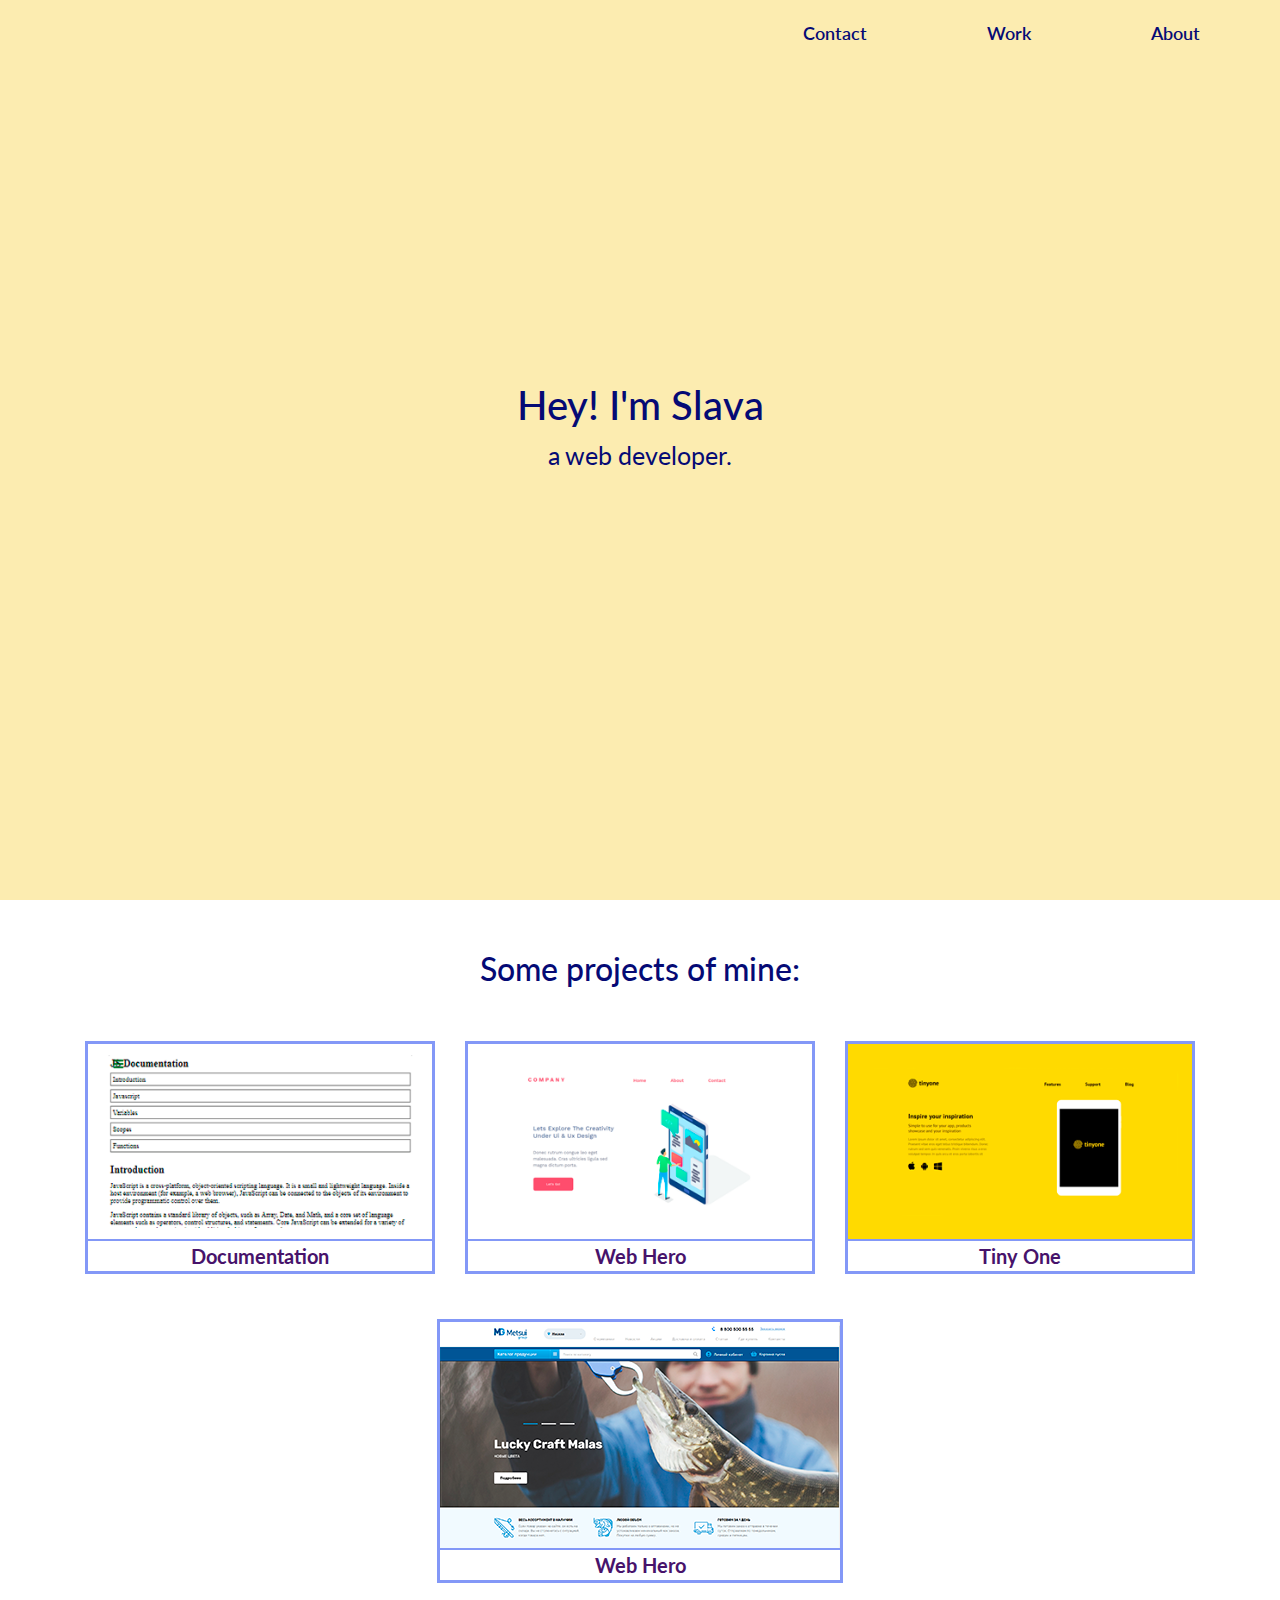
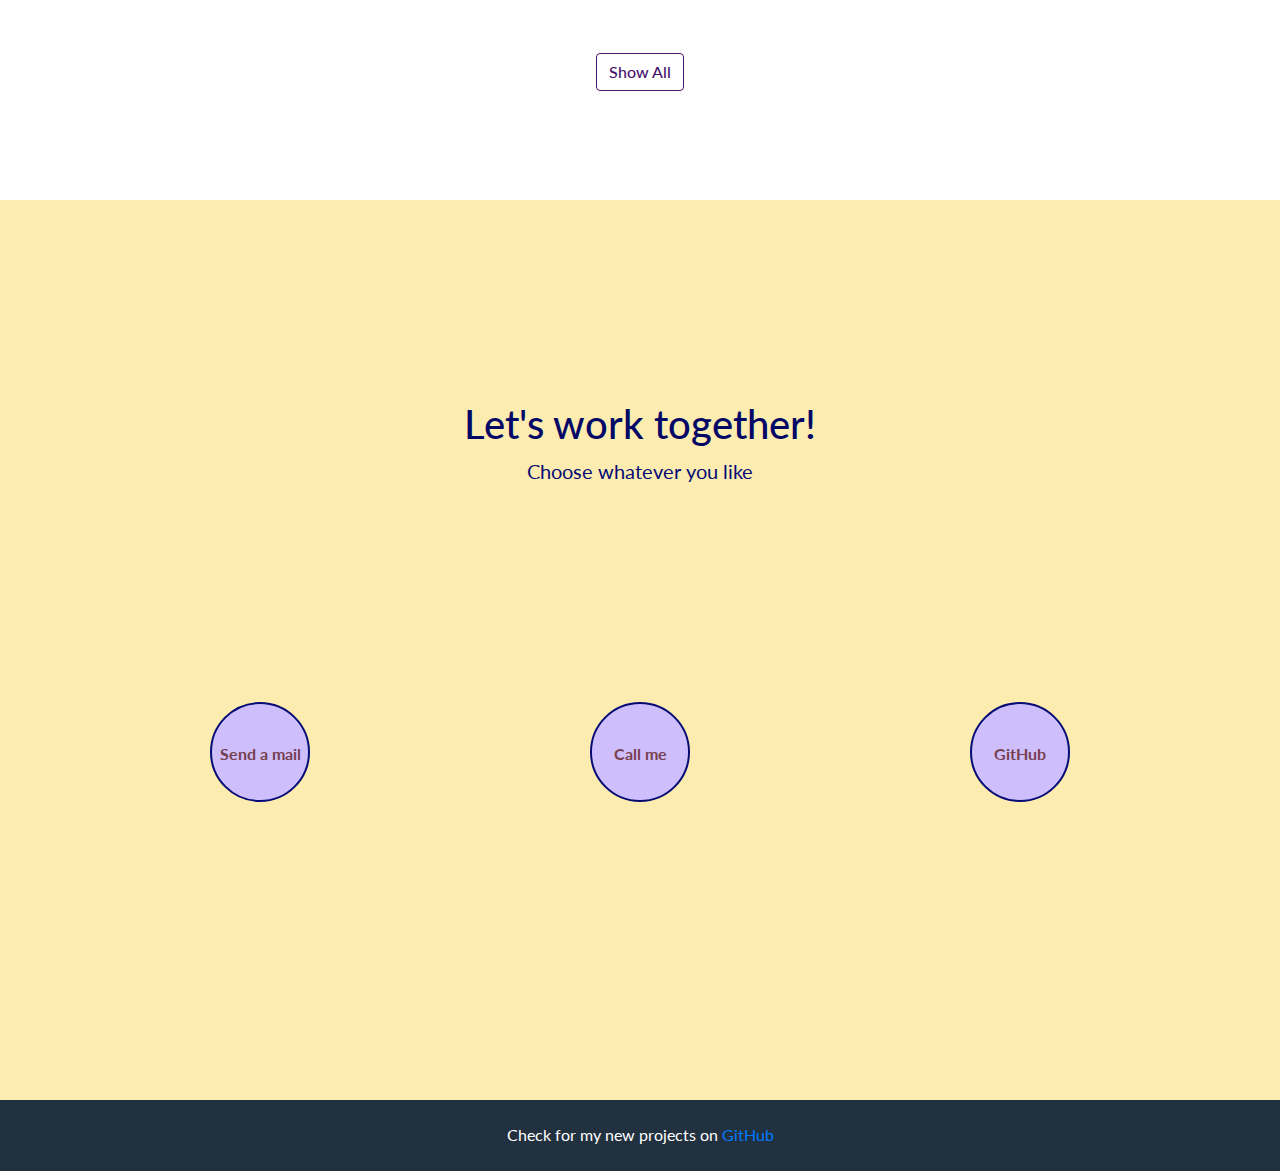
<file: index.html>
<!DOCTYPE html>
<html lang="en">
<head>
    <meta charset="UTF-8">
    <meta name="viewport"
          content="width=device-width, user-scalable=no, initial-scale=1.0, maximum-scale=1.0, minimum-scale=1.0">
    <meta http-equiv="X-UA-Compatible" content="ie=edge">
    <title>My Portfolio</title>

    <link rel="stylesheet" href="bootstrap.min.css">
    <link rel="stylesheet" href="https://fonts.googleapis.com/css?family=Lato">
    <link rel="stylesheet" href="style.css">
</head>
<body>
<header id="welcome-section" class="header">
    <div class="container">
       <div class="row">
           <div class="col-lg-12 col-12 ml-auto">
                <nav class="fixed-top header-menu">
                    <ul id="navbar" class="header-menu__items d-flex justify-content-lg-end">
                        <li class="header-menu__item"><a class="header-menu__item-link" href="#contact">Contact</a></li>
                        <li class="header-menu__item"><a class="header-menu__item-link" href="#projects">Work</a></li>
                        <li class="header-menu__item"><a class="header-menu__item-link header-menu__item-link--about" href="#welcome-section">About</a></li>
                    </ul>
                </nav>
           </div>
       </div>
    </div>
    <div class="row">
        <div class="col-lg-12 m-auto">
            <div class="offer justify-content-lg-center">
                <h1 class="offer__title">Hey! I'm Slava</h1>
                <p class="offer__intro">a web developer.</p>
            </div>
        </div>
    </div>
</header>
<section id="projects" class="projects">
    <div class="container">
        <div class="row">
            <div class="col-lg-12">
                <h2 class="project-title">Some projects of mine:</h2>
            </div>
        </div>
        <div class="row">
            <div class="col-lg-4 col-md-6 col-sm-6 col-6">
                <div class="project-box">
                    <a class="project-box__tile" href="https://codepen.io/naivse/full/OqVrWm" target="_blank">
                        <img class="project-box__picture" src="img/documentation.png" alt="Technical Documentation">
                        <span class="project-box__title">Documentation</span>
                    </a>
                </div>
            </div>
            <div class="col-lg-4 col-md-6 col-sm-6 col-6">
                <div class="project-box">
                    <a class="project-box__tile" href="https://naivse.github.io/webhero/" target="_blank">
                        <img class="project-box__picture" src="img/hero.png" alt="Web Hero">
                        <span class="project-box__title">Web Hero</span>
                    </a>
                </div>
            </div>
            <div class="col-lg-4 col-md-6 col-sm-6 col-6">
                <div class="project-box">
                    <a class="project-box__tile" href="https://naivse.github.io/tinyone/" target="_blank">
                        <img class="project-box__picture" src="img/tiny.png" alt="Tiny One">
                        <span class="project-box__title">Tiny One</span>
                    </a>
                </div>
            </div>
            <div class="col-lg-12 col-md-6 col-sm-6 col-6 d-flex justify-content-center">
                <div class="project-box project-box--big">
                    <a class="project-box__tile" href="https://naivse.github.io/mitsui/" target="_blank">
                        <img class="project-box__picture" src="img/mitsui.png" alt="Web Hero">
                        <span class="project-box__title">Web Hero</span>
                    </a>
                </div>
            </div>
        </div>
        <div class="row">
            <div class="col-lg-4 m-auto">
                <a class="btn btn-outline-primary project-btn" href="https://codepen.io/naivse/" role="button">Show All</a>
            </div>
        </div>
    </div>
</section>
<section id="contact" class="contact">
    <div class="container">
        <div class="row">
            <div class="col-lg-12">
                <div class="contact__information">
                    <h1 class="contact__information-title">Let's work together!</h1>
                    <p class="contact__information-offer">Choose whatever you like</p>
                </div>
            </div>
        </div>
        <div class="row">
            <div class="col-lg-4 col-md-4 col-sm-4 col-6">
                <div class="contact-box">
                    <a class="contact-box__inner" href="mailto:vyacheslav.agatiy@gmail.com">Send a mail</a>
                </div>
            </div>
            <div class="col-lg-4 col-md-4 col-sm-4 col-6">
                <div class="contact-box">
                    <a class="contact-box__inner" href="tel:89999114505">Call me</a>
                </div>
            </div>
            <div class="col-lg-4 col-md-4 col-sm-4 col-12">
                <div class="contact-box contact-box--git">
                    <a class="contact-box__inner" href="https://github.com/naivse" target="_blank">GitHub</a>
                </div>
            </div>
        </div>
    </div>
</section>
<footer id="footer" class="footer">
    <div class="container">
        <div class="row">
            <div class="col-lg-12">
                <p class="about">Check for my new projects on <a class="about__link" href="https://github.com/naivse" target="_blank">GitHub</a></p>
            </div>
        </div>
    </div>
</footer>
</body>
</html>
</file>
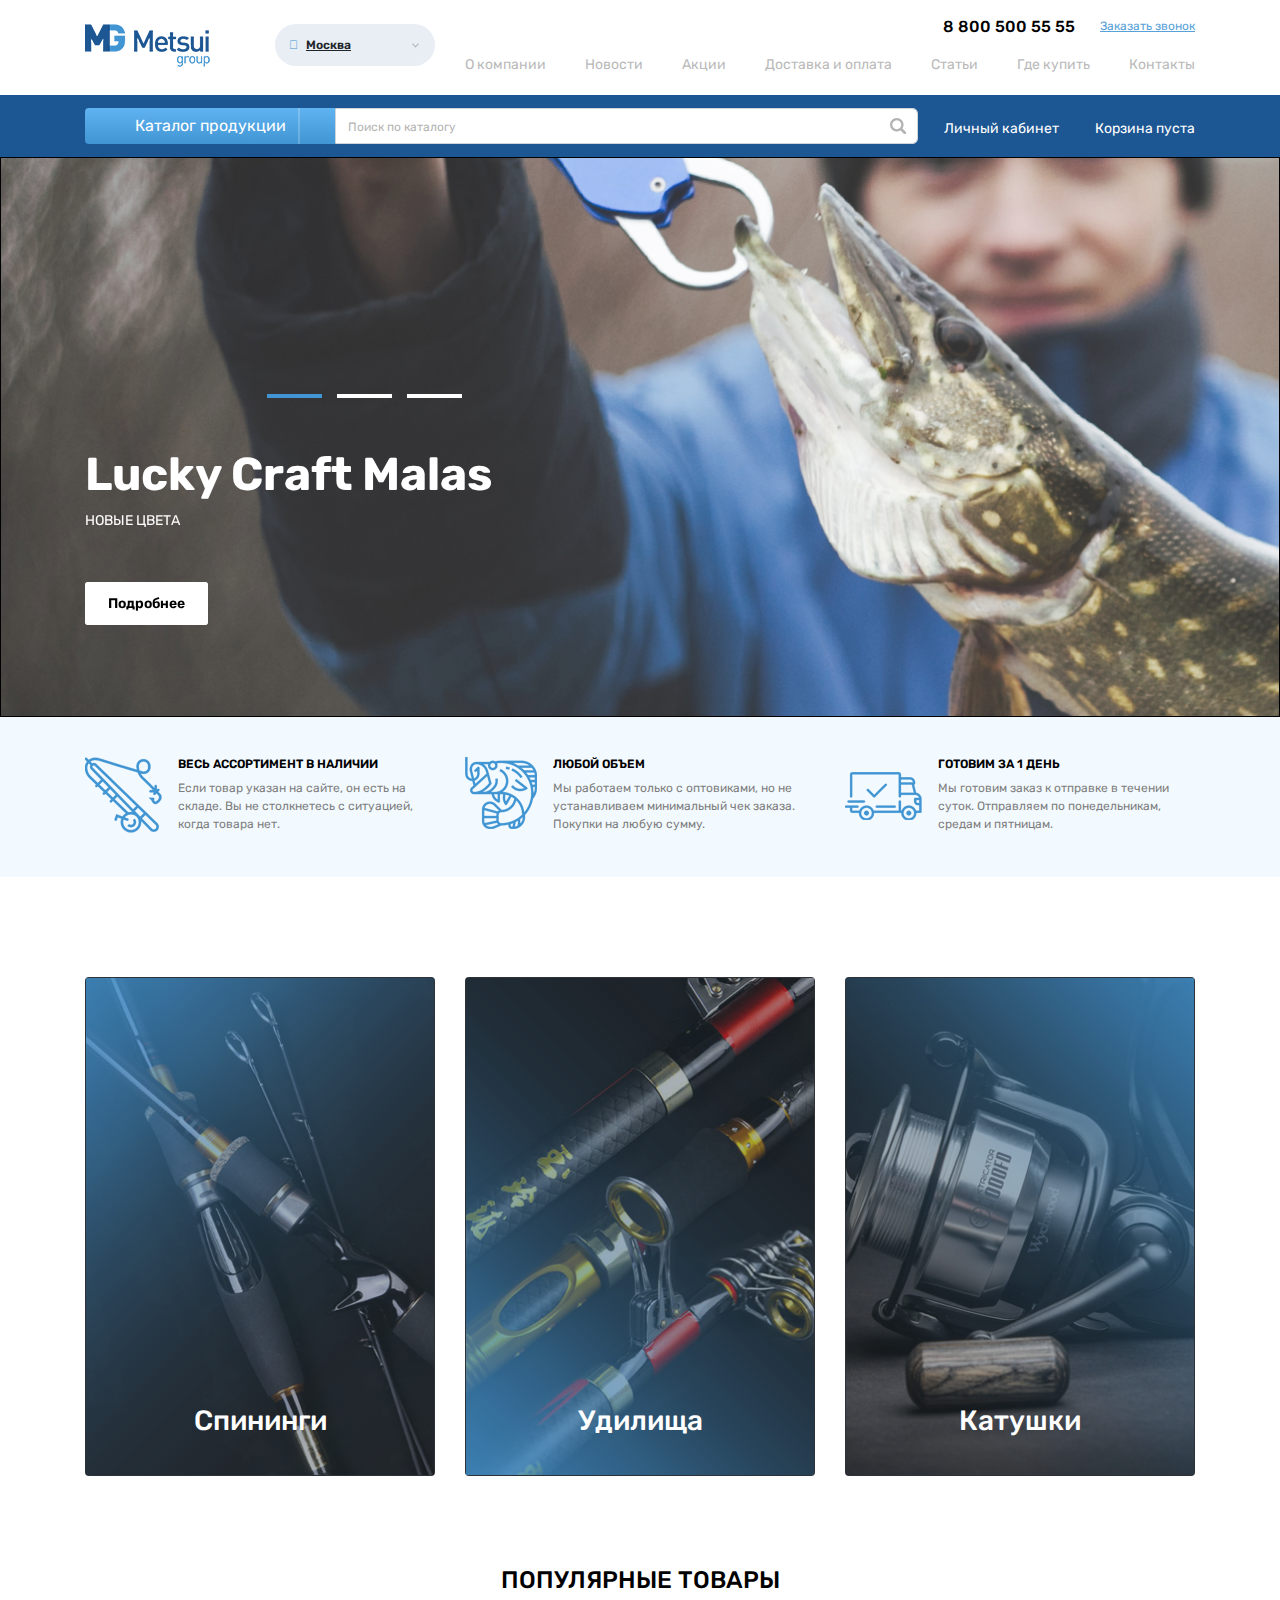
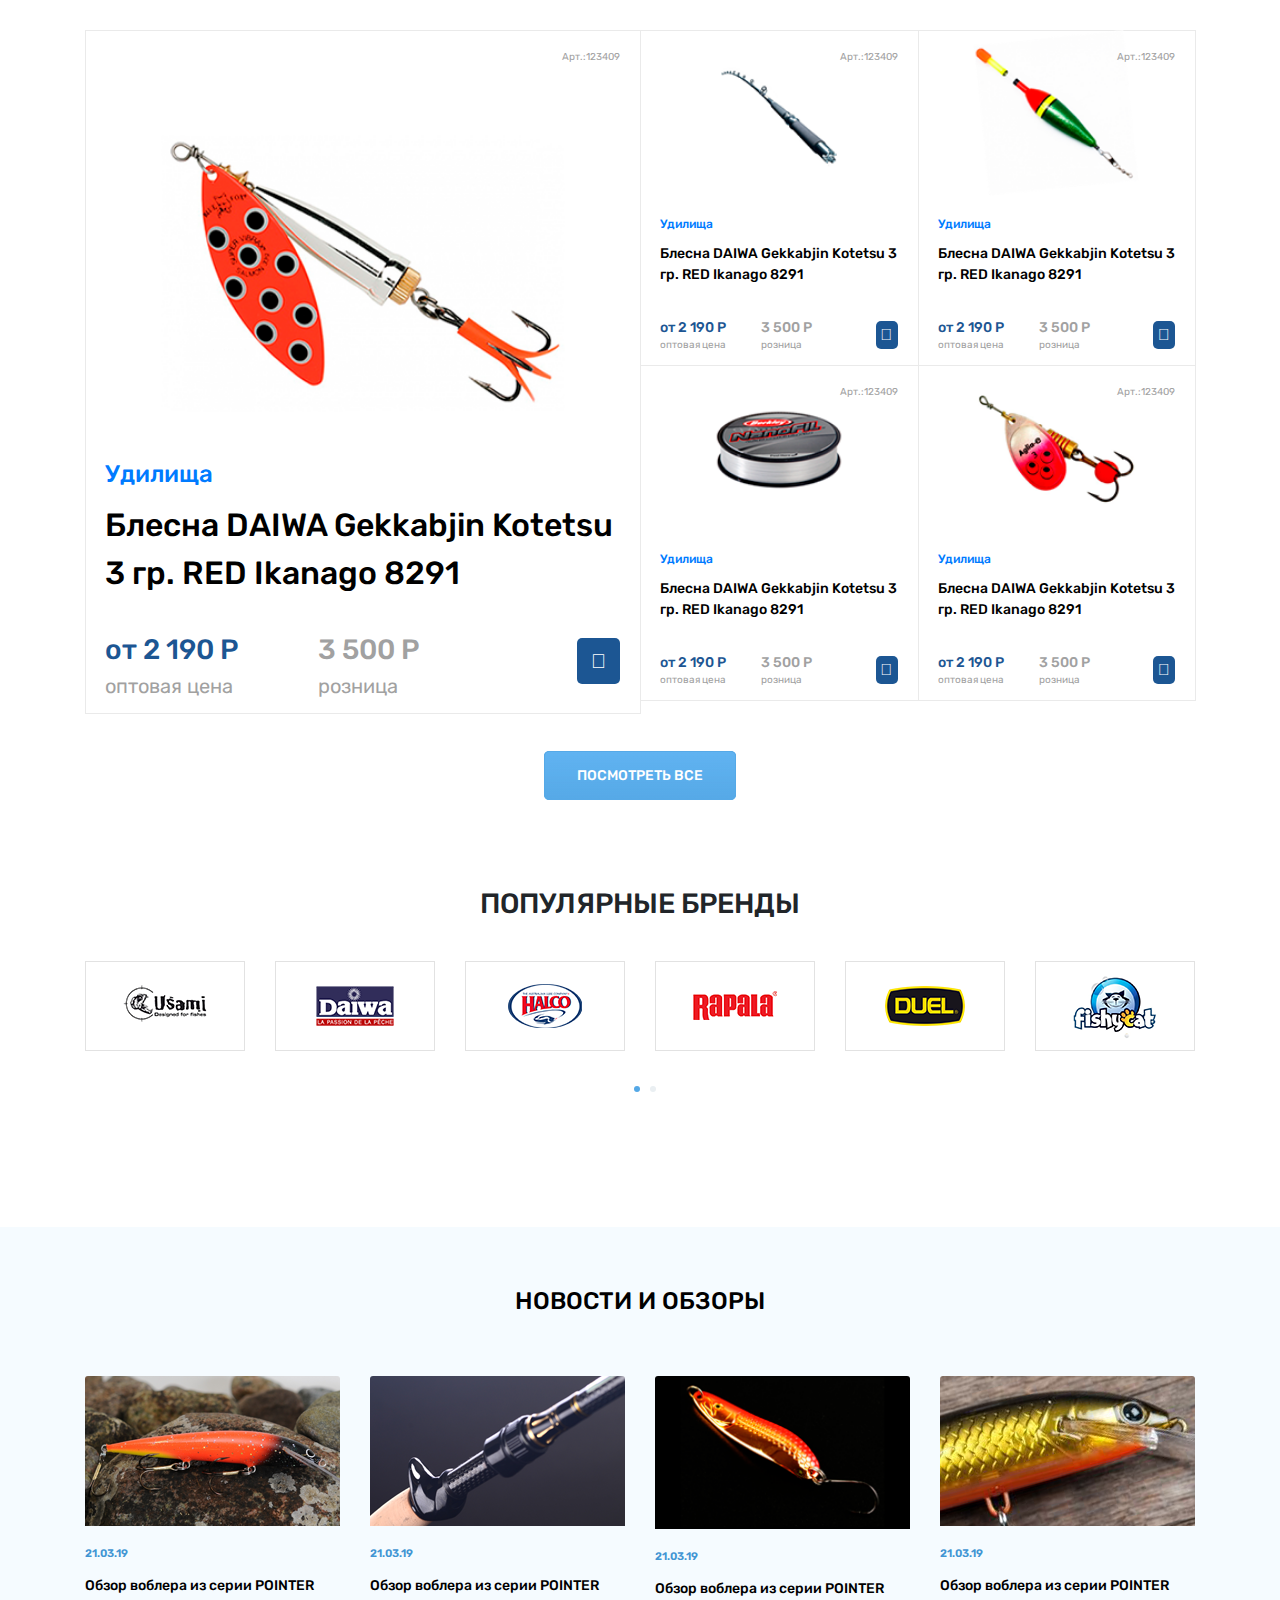
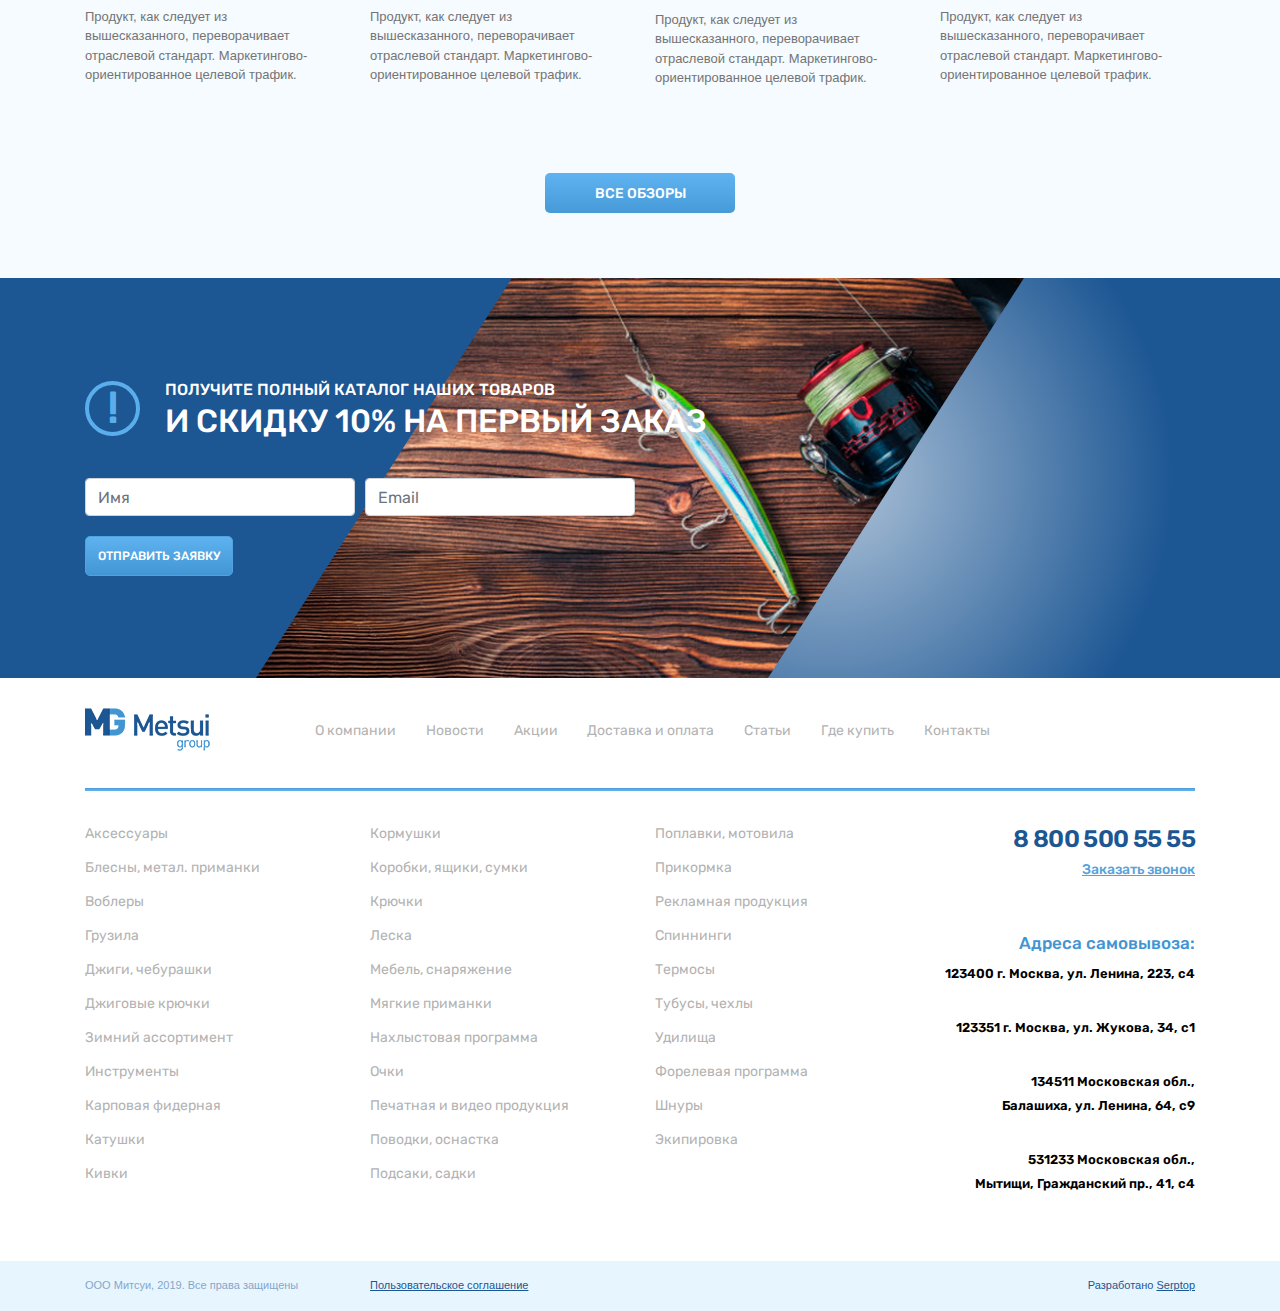
<file: mitsui/index.html>
<!DOCTYPE html>
<html lang="ru">
<head>
    <meta charset="UTF-8"/>
    <meta name="viewport" content="width=device-width, initial-scale=1.0"/>
    <meta http-equiv="X-UA-Compatible" content="ie=edge"/>
    <title>Document</title>

    <link rel="stylesheet" href="/mitsui/assets/vendor/bootstrap/dist/css/bootstrap.min.css"/>
    <link rel="stylesheet" href="/mitsui/assets/vendor/animate.css/animate.min.css"/>
    <link rel="stylesheet" href="/mitsui/assets/vendor/owlcarousel/css/owl.carousel.min.css">


    <link rel="stylesheet" href="/mitsui/assets/styles/css/styles.css"/>
    <link href="https://fonts.googleapis.com/css?family=Rubik:400,500,700" rel="stylesheet">
    <link rel="stylesheet" href="https://use.fontawesome.com/releases/v5.8.1/css/all.css"
          integrity="sha384-50oBUHEmvpQ+1lW4y57PTFmhCaXp0ML5d60M1M7uH2+nqUivzIebhndOJK28anvf" crossorigin="anonymous">

</head>
<body>
<header class="header">
    <div class="header-top">
        <div class="container">
            <div class="row align-items-center">
                <div class="col-lg-2 col-md-3 col-sm-12 col-4">
                    <div class="header-top__logo">
                        <a href="#"><img src="images/template/logo.png" alt="logo"></a>
                    </div>
                </div>
                <div class="col-lg-2 col-md-3 col-sm-12 col-4">
                    <div>
                        <select name="city" id="sources" class="search-form sources" placeholder="Москва">
                            <option value="profile">Profile</option>
                            <option value="word">Word</option>
                            <option value="hashtag">Hashtag</option>
                        </select>
                    </div>
                </div>
                <div class="col-lg-8 col-md-12 col-sm-12 col-12">
                    <div class="header-feedback d-flex justify-content-end">
                        <a class="header-feedback__link header-feedback__link--call" href="#">
                            8 800 500 55 55
                        </a>
                        <a class="header-feedback__link header-feedback__link--order" href="#">
                            Заказать звонок
                        </a>
                    </div>

                    <nav class="navbar navbar-expand header-navbar-nav pr-lg-0 p-md-0">
                        <button class="navbar-toggler" type="button" data-toggle="collapse" data-target="#navbarSupportedContent" aria-controls="navbarSupportedContent" aria-expanded="false" aria-label="Toggle navigation">
                            <span class="navbar-toggler-icon">1</span>
                        </button>

                        <div class="collapse navbar-collapse d-flex justify-content-end" id="navbarSupportedContent">
                            <ul class="navbar-nav header-navbar-nav__menu">
                                <li class="nav-item header-menu__item">
                                    <a class="nav-link header-menu__link" href="#">О компании</a>
                                </li>
                                <li class="nav-item header-menu__item">
                                    <a class="nav-link header-menu__link" href="#">Новости</a>
                                </li>
                                <li class="nav-item header-menu__item">
                                    <a class="nav-link header-menu__link" href="#">Акции</a>
                                </li>
                                <li class="nav-item header-menu__item">
                                    <a class="nav-link header-menu__link" href="#">Доставка и оплата</a>
                                </li>
                                <li class="nav-item header-menu__item">
                                    <a class="nav-link header-menu__link" href="#">Статьи</a>
                                </li>
                                <li class="nav-item header-menu__item">
                                    <a class="nav-link header-menu__link" href="#">Где купить</a>
                                </li>
                                <li class="nav-item header-menu__item">
                                    <a class="nav-link header-menu__link header-menu__link--last" href="#">Контакты</a>
                                </li>
                            </ul>
                        </div>
                    </nav>
                </div>
            </div>
        </div>
    </div>
    <div class="header-bottom">
        <div class="container">
            <div class="row">
                <div class="col-lg-12 col-md-12 pr-0 col-12">
                    <div class="navbar-bottom__input">
                        <div class="input-group">
                            <div class="input-group-prepend">
                                <button class="btn dropdown-toggle navbar-bottom__input-button" type="button"
                                        data-toggle="dropdown" aria-haspopup="true" aria-expanded="false">
                                    <span class="navbar-bottom__input-button__text">Каталог продукции</span>
                                    <span class="navbar-bottom__input-vertical-line"></span>
                                    <i class="fas fa-bars navbar-bottom__input-button__icon"></i>
                                </button>
                                <div class="dropdown-menu">
                                    <a class="dropdown-item" href="#">Action</a>
                                    <a class="dropdown-item" href="#">Another action</a>
                                    <a class="dropdown-item" href="#">Something else here</a>
                                    <div role="separator" class="dropdown-divider"></div>
                                    <a class="dropdown-item" href="#">Separated link</a>
                                </div>
                            </div>
                            <div class="navbar-bottom__form-control">
                                <input type="text" class="form-control navbar-bottom__form-control__input"
                                       aria-label="Text input with dropdown button" placeholder="Поиск по каталогу">
                                <button class="navbar-bottom__form-control__submit" type="submit"><img
                                        src="images/template/button-submit.png" alt="Клик"></button>
                            </div>
                            <ul class="nav nav-pills navbar-bottom__menu">
                                <li class="nav-item dropdown navbar-bottom__user">
                                    <a class="nav-link dropdown-toggle active navbar-bottom__user__backroom"
                                       data-toggle="dropdown" href="#" role="button" aria-haspopup="true"
                                       aria-expanded="false">
                                        <i class="fas fa-user-circle navbar-bottom__user__icon"></i>
                                        Личный кабинет
                                    </a>
                                    <div class="dropdown-menu dropdown-menu-right navbar-dropdown navbar-dropdown__dropdown">
                                        <ul class="nav nav-pills navbar-dropdown__main-menu" id="pills-tab"
                                            role="tablist">
                                            <li class="nav-item">
                                                <a class="nav-link active navbar-dropdown__enter" id="pills-home-tab"
                                                   data-toggle="pill" href="#pills-home" role="tab"
                                                   aria-controls="pills-home" aria-selected="true">
                                                    Вход
                                                </a>
                                            </li>
                                            <li class="nav-item">
                                                <a class="nav-link navbar-dropdown__registration" id="pills-profile-tab"
                                                   data-toggle="pill" href="#pills-profile" role="tab"
                                                   aria-controls="pills-profile" aria-selected="false">
                                                    Регистрация
                                                </a>
                                            </li>
                                        </ul>
                                        <div class="tab-content" id="pills-tabContent">
                                            <div class="tab-pane fade navbar-dropdown--enter" id="pills-home"
                                                 role="tabpanel" aria-labelledby="pills-home-tab">
                                                <form>
                                                    <div class="form-group row">
                                                        <label for="inputEmail3"
                                                               class="col-sm-2 col-form-label label__name">Email</label>
                                                        <div class="col-sm-10">
                                                            <input type="email" class="form-control" id="inputEmail3"
                                                                   placeholder="Email">
                                                        </div>
                                                    </div>
                                                    <div class="form-group row">
                                                        <label for="inputPassword3"
                                                               class="col-sm-2 col-form-label label__name">Пароль</label>
                                                        <div class="col-sm-10">
                                                            <input type="password" class="form-control"
                                                                   id="inputPassword3" placeholder="Пароль">
                                                        </div>
                                                    </div>
                                                    <div class="form-group row">
                                                        <div class="col-sm-2 label__name"></div>
                                                        <div class="col-sm-10">
                                                            <div class="form-check">
                                                                <input class="form-check-input" type="checkbox"
                                                                       id="gridCheck1">
                                                                <label class="form-check-label label__name"
                                                                       for="gridCheck1">
                                                                    Запомнить меня
                                                                </label>
                                                            </div>
                                                        </div>
                                                    </div>
                                                    <div class="form-group row">
                                                        <div class="col-sm-10">
                                                            <button type="submit"
                                                                    class="btn btn-primary navbar-bottom--enter-button">
                                                                Войти
                                                            </button>
                                                        </div>
                                                    </div>
                                                </form>
                                            </div>
                                            <div class="tab-pane fade  show active" id="pills-profile" role="tabpanel"
                                                 aria-labelledby="pills-profile-tab">
                                                <form>
                                                    <div class="form-row">
                                                        <div class="form-group col-md-6">
                                                            <label for="inputName4" class="label__name">ФИО</label>
                                                            <input type="text" class="form-control" id="inputName4">
                                                        </div>
                                                        <div class="form-group col-md-6">
                                                            <label for="inputEmail4" class="label__name">Email</label>
                                                            <input type="email" class="form-control" id="inputEmail4">
                                                        </div>
                                                        <div class="form-group col-md-6">
                                                            <label for="inputPhone4" class="label__name">Телефон</label>
                                                            <input type="tel" class="form-control" id="inputPhone4">
                                                        </div>
                                                        <div class="form-group col-md-6">
                                                            <label for="inputState" class="label__name">Регион</label>
                                                            <select id="inputState" class="form-control">
                                                                <option selected>Choose...</option>
                                                                <option>...</option>
                                                            </select>
                                                        </div>
                                                        <div class="form-group col-md-6">
                                                            <label for="inputOrganization4" class="label__name">Наименование
                                                                организации</label>
                                                            <input type="text" class="form-control"
                                                                   id="inputOrganization4">
                                                        </div>
                                                        <div class="form-group col-md-6">
                                                            <label for="inputOrganizationCode4"
                                                                   class="label__name">ИНН</label>
                                                            <input type="number" class="form-control"
                                                                   id="inputOrganizationCode4">
                                                        </div>
                                                        <div class="form-group col-md-12">
                                                            <label for="inputAddress4" class="label__name">Юридический
                                                                адрес</label>
                                                            <input type="text" class="form-control" id="inputAddress4"
                                                                   aria-describedby="textHelp">
                                                            <small id="textHelp"
                                                                   class="form-text text-muted label__name-required">Все
                                                                поля обязательны при регистрации
                                                            </small>
                                                        </div>
                                                    </div>
                                                    <button type="submit"
                                                            class="btn btn-primary navbar-bottom--registratiton-button">
                                                        Зарегестрироваться
                                                    </button>
                                                </form>
                                            </div>
                                        </div>
                                    </div>
                                </li>
                                <li class="nav-item navbar-bottom__basket">
                                    <a class="nav-link navbar-bottom__basket__link" href="#">
                                        <i class="fas fa-shopping-basket navbar-bottom__basket__icon"></i>
                                        Корзина пуста
                                    </a>
                                </li>
                            </ul>
                        </div>
                   </div>
                </div>
            </div>
        </div>
    </div>
</header>
<section class="hero">
    <div class="hero-slider owl-carousel">
        <div class="hero-slider__item">
            <div class="container">
                <div class="row">
                    <div class="col-lg-5">
                        <div class="hero-image__text">
                            <h1 class="hero-image__text--title">Lucky Craft Malas</h1>
                            <p class="hero-image__text--offer">новые цвета</p>
                            <div class="hero__button">
                                <a class="hero__button--text" href="#">
                                    Подробнее
                                </a>
                            </div>
                        </div>
                    </div>
                    <div class="col-lg-4 m-auto hero-image--second-image float-right">

                    </div>
                </div>
            </div>
        </div>
        <div class="hero-slider__item">
            <div class="container">
                <div class="row">
                    <div class="col-lg-5">
                        <div class="hero-image__text">
                            <h1 class="hero-image__text--title">Lucky Craft Malas</h1>
                            <p class="hero-image__text--offer">новые цвета</p>
                            <div class="hero__button">
                                <a class="hero__button--text" href="#">
                                    Подробнее
                                </a>
                            </div>
                        </div>
                    </div>
                </div>
            </div>
        </div>
        <div class="hero-slider__item">
            <div class="container">
                <div class="row">
                    <div class="col-lg-5">
                        <div class="hero-image__text">
                            <h1 class="hero-image__text--title">Lucky Craft Malas</h1>
                            <p class="hero-image__text--offer">новые цвета</p>
                            <div class="hero__button">
                                <a class="hero__button--text" href="#">
                                    Подробнее
                                </a>
                            </div>
                        </div>
                    </div>
                </div>
            </div>
        </div>
    </div>
</section>
<section class="presentation">
    <div class="container">
        <div class="row">
            <div class="col-lg-4 col-md-4 col-sm-12 col-12">
                <div class="media media-block">
                    <img src="images/blocks/section%20presentation/spining-icon.png" class="mr-3 media-block__icon"
                         alt="Ассортемент">
                    <div class="media-body media-block__text">
                        <h3 class="media-block__text-title">весь ассортимент в наличии</h3>
                        <p class="media-block__text-offer">Если товар указан на сайте, он есть на складе. Вы не столкнетесь с
                            ситуацией, когда товара нет.</p>
                    </div>
                </div>
            </div>
            <div class="col-lg-4 col-md-4 col-sm-12 col-12">
                <div class="media media-block">
                    <img src="images/blocks/section%20presentation/fish-icon.png" class="mr-3 media-block__icon"
                         alt="Опт и розница">
                    <div class="media-body media-block__text">
                        <h3 class="media-block__text-title">Любой объем</h3>
                        <p class="media-block__text-offer">Мы работаем только с оптовиками, но не устанавливаем минимальный
                            чек заказа. Покупки на любую сумму.</p>
                    </div>
                </div>
            </div>
            <div class="col-lg-4 col-md-4 col-sm-12 col-12">
                <div class="media media-block">
                    <img src="images/blocks/section%20presentation/car-icon.png" class="mr-3 media-block__icon media-block__icon--car"
                         alt="Оперативно работаем">
                    <div class="media-body media-block__text">
                        <h3 class="media-block__text-title">Готовим за 1 день</h3>
                        <p class="media-block__text-offer">Мы готовим заказ к отправке в течении суток. Отправляем по
                            понедельникам, средам и пятницам.</p>
                    </div>
                </div>
            </div>
        </div>
    </div>
</section>
<section class="categories">
    <div class="container">
        <div class="row">
            <div class="col-lg-4 col-md-4 col-sm-4 col-4">
                <div class="card bg-dark text-white text-center card__goods card__goods--first">
                    <img src="images/blocks/section%20categories/card1.png" alt="Спининги">
                    <div class="card-img-overlay">
                        <h3 class="card-title card__goods--title">Спининги</h3>
                    </div>
                </div>
            </div>
            <div class="col-lg-4 col-md-4 col-sm-4 col-4">
                <div class="card bg-dark text-white text-center card__goods card__goods--second">
                    <img src="images/blocks/section%20categories/card2.png" alt="Удилища">
                    <div class="card-img-overlay">
                        <h3 class="card-title card__goods--title">Удилища</h3>
                    </div>
                </div>
            </div>
            <div class="col-lg-4 col-md-4 col-sm-4 col-4">
                <div class="card bg-dark text-white text-center card__goods card__goods--third">
                    <img src="images/blocks/section%20categories/card3.png" alt="Катушки">
                    <div class="card-img-overlay">
                        <h3 class="card-title card__goods--title">Катушки</h3>
                    </div>
                </div>
            </div>
        </div>
    </div>
</section>
<section class="popular-goods">
    <div class="container">
        <div class="row text-center">
            <div class="col-lg-12">
                <div class="popular-goods__title">
                    <h3 class="popular-goods__text">Популярные товары</h3>
                </div>
            </div>
        </div>
        <div class="row">
            <div class="col-lg-12 padding-fix">
                <div class="card p-card p-card--big">
                    <img src="images/blocks/section%20popular-goods/goods1.png" class="card-img-top p-card__image"
                         alt="Товары">
                    <div class="card-body p-card-body">
                        <h5 class="card-title p-card-body__title">
                            <a class="p-card-body__link" href="#">
                                Удилища
                            </a>
                        </h5>
                        <p class="card-text p-card-body__offer">
                            Блесна DAIWA Gekkabjin Kotetsu
                            3 гр. RED Ikanago 8291
                        </p>
                    </div>
                    <div class="card-footer p-card-footer">
                            <span class="p-card-footer__price p-card-footer__price--best">
                                    от 2 190 Р
                                <span class="p-card-footer__text">
                                    оптовая цена
                                </span>
                            </span>
                        <span class="p-card-footer__price">
                                    3 500 Р
                                <span class="p-card-footer__text">
                                    розница
                                </span>
                            </span>
                        <span class="footer-icon p-card-footer__icon p-card-footer__icon--big">
                                <a class="p-card-footer__ref p-card-footer__ref--big" href="#"></a>
                            </span>
                        <div class="p-card__sku">
                                <span class="p-card__artical">
                                    Арт.:123409
                                </span>
                        </div>
                    </div>
                </div>
                <div class="card p-card">
                    <img src="images/blocks/section%20popular-goods/goods2.png" class="card-img-top p-card__image"
                         alt="Товары">
                    <div class="card-body p-card-body">
                        <h5 class="card-title p-card-body__title">
                            <a class="p-card-body__link" href="#">
                                Удилища
                            </a>
                        </h5>
                        <p class="card-text p-card-body__offer">
                            Блесна DAIWA Gekkabjin Kotetsu
                            3 гр. RED Ikanago 8291
                        </p>
                    </div>
                    <div class="card-footer p-card-footer">
                            <span class="p-card-footer__price p-card-footer__price--best">
                                    от 2 190 Р
                                <span class="p-card-footer__text">
                                    оптовая цена
                                </span>
                            </span>
                        <span class="p-card-footer__price">
                                    3 500 Р
                                <span class="p-card-footer__text">
                                    розница
                                </span>
                            </span>
                        <span class="footer-icon p-card-footer__icon">
                                <a class="p-card-footer__ref" href="#"></a>
                            </span>
                        <div class="p-card__sku">
                                <span class="p-card__artical">
                                    Арт.:123409
                                </span>
                        </div>
                    </div>
                </div>
                <div class="card p-card">
                    <img src="images/blocks/section%20popular-goods/goods3.png" class="card-img-top p-card__image"
                         alt="Товары">
                    <div class="card-body p-card-body">
                        <h5 class="card-title p-card-body__title">
                            <a class="p-card-body__link" href="#">
                                Удилища
                            </a>
                        </h5>
                        <p class="card-text p-card-body__offer">
                            Блесна DAIWA Gekkabjin Kotetsu
                            3 гр. RED Ikanago 8291
                        </p>
                    </div>
                    <div class="card-footer p-card-footer">
                            <span class="p-card-footer__price p-card-footer__price--best">
                                 от 2 190 Р
                                <span class="p-card-footer__text">
                                    оптовая цена
                                </span>
                            </span>
                        <span class="p-card-footer__price">
                                3 500 Р
                                <span class="p-card-footer__text">
                                    розница
                                </span>
                            </span>
                        <span class="footer-icon p-card-footer__icon">
                               <a class="p-card-footer__ref" href="#"></a>
                            </span>
                        <div class="p-card__sku">
                                <span class="p-card__artical">
                                    Арт.:123409
                                </span>
                        </div>
                    </div>
                </div>
                <div class="card p-card">
                    <img src="images/blocks/section%20popular-goods/goods4.png" class="card-img-top p-card__image"
                         alt="Товары">
                    <div class="card-body p-card-body">
                        <h5 class="card-title p-card-body__title">
                            <a class="p-card-body__link" href="#">
                                Удилища
                            </a>
                        </h5>
                        <p class="card-text p-card-body__offer">
                            Блесна DAIWA Gekkabjin Kotetsu
                            3 гр. RED Ikanago 8291
                        </p>
                    </div>
                    <div class="card-footer p-card-footer">
                            <span class="p-card-footer__price p-card-footer__price--best">
                                 от 2 190 Р
                                <span class="p-card-footer__text">
                                    оптовая цена
                                </span>
                            </span>
                        <span class="p-card-footer__price">
                                3 500 Р
                                <span class="p-card-footer__text">
                                    розница
                                </span>
                            </span>
                        <span class="footer-icon p-card-footer__icon">
                                   <a class="p-card-footer__ref" href="#"></a>
                            </span>
                        <div class="p-card__sku">
                                <span class="p-card__artical">
                                    Арт.:123409
                                </span>
                        </div>
                    </div>
                </div>
                <div class="card p-card">
                    <img src="images/blocks/section%20popular-goods/goods5.png" class="card-img-top p-card__image"
                         alt="Товары">
                    <div class="card-body p-card-body">
                        <h5 class="card-title p-card-body__title">
                            <a class="p-card-body__link" href="#">
                                Удилища
                            </a>
                        </h5>
                        <p class="card-text p-card-body__offer">
                            Блесна DAIWA Gekkabjin Kotetsu
                            3 гр. RED Ikanago 8291
                        </p>
                    </div>
                    <div class="card-footer p-card-footer">
                            <span class="p-card-footer__price p-card-footer__price--best">
                                 от 2 190 Р
                                <span class="p-card-footer__text">
                                    оптовая цена
                                </span>
                            </span>
                        <span class="p-card-footer__price">
                                3 500 Р
                                <span class="p-card-footer__text">
                                    розница
                                </span>
                            </span>
                        <span class="footer-icon p-card-footer__icon">
                               <a class="p-card-footer__ref" href="#"></a>
                            </span>
                        <div class="p-card__sku">
                                <span class="p-card__artical">
                                    Арт.:123409
                                </span>
                        </div>
                    </div>
                </div>
            </div>
        </div>
        <div class="row">
            <div class="col-lg-12">
                <div class="popular-goods__button text-center">
                    <a class="popular-goods__button--text" href="#">Посмотреть все</a>
                </div>
            </div>
        </div>
    </div>
</section>
<section class="popular-brands">
    <div class="container">
        <div class="row">
            <div class="col-lg-12">
                <h3 class="brands-title text-center">
                    популярные бренды
                </h3>
                <div class="popular-brands-slider owl-carousel">
                    <div class="brands-wrapper">
                        <img src="images/blocks/section%20brands/brands1.png" class="brands-block popular-brands__image"
                             alt="Бренды">
                    </div>
                    <div class="brands-wrapper">
                        <img src="images/blocks/section%20brands/brands2.png" class="brands-block popular-brands__image"
                             alt="Бренды">
                    </div>
                    <div class="brands-wrapper">
                        <img src="images/blocks/section%20brands/brands3.png" class="brands-block popular-brands__image"
                             alt="Бренды">
                    </div>
                    <div class="brands-wrapper">
                        <img src="images/blocks/section%20brands/brands4.png" class="brands-block popular-brands__image"
                             alt="Бренды">
                    </div>
                    <div class="brands-wrapper">
                        <img src="images/blocks/section%20brands/brands5.png" class="brands-block popular-brands__image"
                             alt="Бренды">
                    </div>
                    <div class="brands-wrapper">
                        <img src="images/blocks/section%20brands/brands6.png" class="brands-block popular-brands__image"
                             alt="Бренды">
                    </div>
                    <div class="brands-wrapper">
                        <img src="images/blocks/section%20brands/brands1.png" class="brands-block popular-brands__image"
                             alt="Бренды">
                    </div>
                    <div class="brands-wrapper">
                        <img src="images/blocks/section%20brands/brands2.png" class="brands-block popular-brands__image"
                             alt="Бренды">
                    </div>
                </div>
            </div>
        </div>
    </div>
</section>
<section class="news">
    <div class="container">
        <div class="row d-flex text-center">
            <div class="col-lg-12">
                <h3 class="news-title">
                    новости и обзоры
                </h3>
            </div>
        </div>
        <div class="row">
            <div class="col-lg-3">
                <div class="card news-card">
                    <img src="images/template/news1.png" class="card-img-top" alt="вофлер поинтер">
                    <div class="card-body news-card-body">
                        <p class="news-card__date">
                            21.03.19
                        </p>
                        <h5 class="card-title news-card__title">
                            Обзор воблера из серии POINTER
                        </h5>
                        <p class="card-text news-card__text">
                            Продукт, как следует из вышесказанного, переворачивает отраслевой стандарт.
                            Маркетингово-ориентированное целевой трафик.
                        </p>
                    </div>
                </div>
            </div>
            <div class="col-lg-3">
                <div class="card news-card">
                    <img src="images/template/news2.png" class="card-img-top" alt="удилище рапала">
                    <div class="card-body news-card-body">
                        <p class="news-card__date">
                            21.03.19
                        </p>
                        <h5 class="card-title news-card__title">
                            Обзор воблера из серии POINTER
                        </h5>
                        <p class="card-text news-card__text">
                            Продукт, как следует из вышесказанного, переворачивает отраслевой стандарт.
                            Маркетингово-ориентированное целевой трафик.
                        </p>
                    </div>
                </div>
            </div>
            <div class="col-lg-3">
                <div class="card news-card">
                    <img src="images/template/news3.png" class="card-img-top" alt="блесны геккон">
                    <div class="card-body news-card-body">
                        <p class="news-card__date">
                            21.03.19
                        </p>
                        <h5 class="card-title news-card__title">
                            Обзор воблера из серии POINTER
                        </h5>
                        <p class="card-text news-card__text">
                            Продукт, как следует из вышесказанного, переворачивает отраслевой стандарт.
                            Маркетингово-ориентированное целевой трафик.
                        </p>
                    </div>
                </div>
            </div>
            <div class="col-lg-3">
                <div class="card news-card">
                    <img src="images/template/news4.png" class="card-img-top" alt="воблер серии поинтера">
                    <div class="card-body news-card-body">
                        <p class="news-card__date">
                            21.03.19
                        </p>
                        <h5 class="card-title news-card__title">
                            Обзор воблера из серии POINTER
                        </h5>
                        <p class="card-text news-card__text">
                            Продукт, как следует из вышесказанного, переворачивает отраслевой стандарт.
                            Маркетингово-ориентированное целевой трафик.
                        </p>
                    </div>
                </div>
            </div>
        </div>
        <div class="row d-flex text-center">
            <div class="col-lg-12">
                <div class="news__button">
                    <a class="news__button__text" href="#">все обзоры</a>
                </div>
            </div>
        </div>
    </div>
</section>
<section class="discount">
    <div class="discount-banner">
        <div class="discount-banner__bg"></div>
        <div class="banner-inner">
            <div class="container">
                <div class="row">
                    <div class="col-lg-12 col-md-12 discount-text">
                        <span class="discount-text__attention">!</span>
                        <p class="discount-text--title">Получите полный каталог наших товаров</p>
                        <h3 class="discount-text--offer">и скидку 10% на первый заказ</h3>
                    </div>
                </div>
                <div class="row">
                    <div class="col-lg-12 col-md-12">
                        <div class="discount-form">
                            <form>
                                <div class="form-row">
                                    <div class="col-lg-3 col-md-6">
                                        <input type="text" class="form-control" placeholder="Имя">
                                    </div>
                                    <div class="col-lg-3 col-md-6">
                                        <input type="email" class="form-control" placeholder="Email">
                                    </div>
                                </div>
                            </form>
                            <form>
                                <div class="form-row">
                                    <div class="col-lg-2">
                                        <button type="submit" class="btn btn-primary discount__button">Отправить
                                            заявку
                                        </button>
                                    </div>
                                </div>
                            </form>
                        </div>
                    </div>
                </div>
            </div>
        </div>
    </div>
</section>
<footer class="footer">
    <div class="container">
        <div class="row d-flex">
            <div class="col-lg-2 order-lg-1 col-md-6 order-md-1 col-6 order-1">
                <a href="#"><img src="images/template/logo.png" alt="логотип"></a>
            </div>
            <div class="col-lg-8 order-lg-2 col-md-12 order-md-3 col-12 order-3">
                <nav class="footer-menu-top">
                    <ul class="footer-menu-top__items d-flex justify-content-between">
                        <li class="footer-menu-top__item">
                            <a class="footer-menu-top--link" href="#">О компании</a>
                        </li>
                        <li class="footer-menu-top__item">
                            <a class="footer-menu-top--link" href="#">Новости</a>
                        </li>
                        <li class="footer-menu-top__item">
                            <a class="footer-menu-top--link" href="#">Акции</a>
                        </li>
                        <li class="footer-menu-top__item">
                            <a class="footer-menu-top--link" href="#">Доставка и оплата</a>
                        </li>
                        <li class="footer-menu-top__item">
                            <a class="footer-menu-top--link" href="#">Статьи</a>
                        </li>
                        <li class="footer-menu-top__item">
                            <a class="footer-menu-top--link" href="#">Где купить</a>
                        </li>
                        <li class="footer-menu-top__item footer-menu-top__item--contacts">
                            <a class="footer-menu-top--link" href="#">Контакты</a>
                        </li>
                    </ul>
                </nav>
            </div>
            <div class="col-lg-2 order-lg-3 col-md-6 order-md-2 col-6 order-2">
                <div class="footer-menu__icons">
                    <a href="#"><i class="fab fa-vk footer-menu__icon"></i></a>
                    <a href="#"><i class="fab fa-instagram footer-menu__icon"></i></a>
                    <a href="#"><i class="fab fa-facebook footer-menu__icon"></i></a>
                    <a href="#"><i class="fas fa-rss footer-menu__icon"></i></a>
                </div>
            </div>
        </div>
        <div class="row">
            <div class="col-lg-12">
                <hr class="bottom-menu__hr">
            </div>
        </div>
        <div class="row">
            <div class="col-lg-3 col-md-3 col-3">
                <nav class="footer-menu-bottom-items">
                    <ul class="pl-0">
                        <li class="menu-bottom-first__item menu-bottom-first__item--margin">
                            <a class="menu-bottom-first--link" href="#">Аксессуары</a>
                        </li>
                        <li class="menu-bottom-first__item">
                            <a class="menu-bottom-first--link" href="#">Блесны, метал. приманки</a>
                        </li>
                        <li class="menu-bottom-first__item">
                            <a class="menu-bottom-first--link" href="#">Воблеры</a>
                        </li>
                        <li class="menu-bottom-first__item">
                            <a class="menu-bottom-first--link" href="#">Грузила</a>
                        </li>
                        <li class="menu-bottom-first__item">
                            <a class="menu-bottom-first--link" href="#">Джиги, чебурашки</a>
                        </li>
                        <li class="menu-bottom-first__item">
                            <a class="menu-bottom-first--link" href="#">Джиговые крючки</a>
                        </li>
                        <li class="menu-bottom-first__item">
                            <a class="menu-bottom-first--link" href="#">Зимний ассортимент</a>
                        </li>
                        <li class="menu-bottom-first__item">
                            <a class="menu-bottom-first--link" href="#">Инструменты</a>
                        </li>
                        <li class="menu-bottom-first__item">
                            <a class="menu-bottom-first--link" href="#">Карповая фидерная</a>
                        </li>
                        <li class="menu-bottom-first__item">
                            <a class="menu-bottom-first--link" href="#">Катушки</a>
                        </li>
                        <li class="menu-bottom-first__item">
                            <a class="menu-bottom-first--link" href="#">Кивки</a>
                        </li>
                    </ul>
                </nav>
            </div>
            <div class="col-lg-3 col-md-3 col-3">
                <nav class="footer-menu-bottom-items">
                    <ul class="pl-0">
                        <li class="menu-bottom-first__item menu-bottom-first__item--margin">
                            <a class="menu-bottom-first--link" href="#">Кормушки</a>
                        </li>
                        <li class="menu-bottom-first__item">
                            <a class="menu-bottom-first--link" href="#">Коробки, ящики, сумки</a>
                        </li>
                        <li class="menu-bottom-first__item">
                            <a class="menu-bottom-first--link" href="#">Крючки</a>
                        </li>
                        <li class="menu-bottom-first__item">
                            <a class="menu-bottom-first--link" href="#">Леска</a>
                        </li>
                        <li class="menu-bottom-first__item">
                            <a class="menu-bottom-first--link" href="#">Мебель, снаряжение</a>
                        </li>
                        <li class="menu-bottom-first__item">
                            <a class="menu-bottom-first--link" href="#">Мягкие приманки</a>
                        </li>
                        <li class="menu-bottom-first__item">
                            <a class="menu-bottom-first--link" href="#">Нахлыстовая программа</a>
                        </li>
                        <li class="menu-bottom-first__item">
                            <a class="menu-bottom-first--link" href="#">Очки</a>
                        </li>
                        <li class="menu-bottom-first__item">
                            <a class="menu-bottom-first--link" href="#">Печатная и видео продукция</a>
                        </li>
                        <li class="menu-bottom-first__item">
                            <a class="menu-bottom-first--link" href="#">Поводки, оснастка</a>
                        </li>
                        <li class="menu-bottom-first__item">
                            <a class="menu-bottom-first--link" href="#">Подсаки, садки</a>
                        </li>
                    </ul>
                </nav>
            </div>
            <div class="col-lg-3 col-md-3 col-3">
                <nav class="footer-menu-bottom-items">
                    <ul class="pl-0">
                        <li class="menu-bottom-first__item menu-bottom-first__item--margin">
                            <a class="menu-bottom-first--link" href="#">Поплавки, мотовила</a>
                        </li>
                        <li class="menu-bottom-first__item">
                            <a class="menu-bottom-first--link" href="#">Прикормка</a>
                        </li>
                        <li class="menu-bottom-first__item">
                            <a class="menu-bottom-first--link" href="#">Рекламная продукция</a>
                        </li>
                        <li class="menu-bottom-first__item">
                            <a class="menu-bottom-first--link" href="#">Спиннинги</a>
                        </li>
                        <li class="menu-bottom-first__item">
                            <a class="menu-bottom-first--link" href="#">Термосы</a>
                        </li>
                        <li class="menu-bottom-first__item">
                            <a class="menu-bottom-first--link" href="#">Тубусы, чехлы</a>
                        </li>
                        <li class="menu-bottom-first__item">
                            <a class="menu-bottom-first--link" href="#">Удилища</a>
                        </li>
                        <li class="menu-bottom-first__item">
                            <a class="menu-bottom-first--link" href="#">Форелевая программа</a>
                        </li>
                        <li class="menu-bottom-first__item">
                            <a class="menu-bottom-first--link" href="#">Шнуры</a>
                        </li>
                        <li class="menu-bottom-first__item">
                            <a class="menu-bottom-first--link" href="#">Экипировка</a>
                        </li>
                    </ul>
                </nav>
            </div>
            <div class="col-lg-3 text-right col-md-3 col-3">
                <ul class="footer-menu-bottom-feedback bottom-feedback pl-0">
                    <li class="bottom-feedback__phone">
                        <a class="bottom-feedback__phone--numbers" href="#">8 800 500 55 55</a>
                    </li>
                    <li class="bottom-feedback__order-call">
                        <a class="bottom-feedback__order-call--letters" href="#">Заказать звонок</a>
                    </li>
                    <li class="bottom-feedback__own-take">
                        <span class="bottom-feedback__own-take--letters">Адреса самовывоза:</span>
                    </li>
                    <li class="bottom-feedback__address bottom-feedback__address--top">
                        <span class="bottom-feedback__address--take">123400 г. Москва, ул. Ленина, 223, с4</span>
                    </li>
                    <li class="bottom-feedback__address">
                        <span class="bottom-feedback__address--take">123351 г. Москва, ул. Жукова, 34, с1</span>
                    </li>
                    <li class="bottom-feedback__address">
                            <span class="bottom-feedback__address--take">134511 Московская обл.,<br>
                                Балашиха, ул. Ленина, 64, с9</span>
                    </li>
                    <li class="bottom-feedback__address">
                            <span class="bottom-feedback__address--take">531233 Московская обл.,<br>
                                Мытищи, Гражданский пр., 41, с4</span>
                    </li>
                </ul>
            </div>
        </div>
    </div>
    <div class="footer-information">
        <div class="container">
            <div class="row">
                <div class="col-lg-3 col-md-5 col-5">
                    <div class="footer-information__company-name">
                        ООО Митсуи, 2019. Все права защищены
                    </div>
                </div>
                <div class="col-lg-3 col-md-4 col-4">
                    <div class="footer-information__user-rights">
                        <a class="footer-information__user-rights--color" href="#">Пользовательское соглашение</a>
                    </div>
                </div>
                <div class="col-lg-2 ml-auto col-md-3 col-3">
                    <div class="footer-information__developers">
                        Разработано <a href="#"><span class="footer-information__developers--best">Serptop</span></a>
                    </div>
                </div>
            </div>
        </div>
    </div>
</footer>


<script src="/mitsui/assets/vendor/jquery/dist/jquery.min.js"></script>
<script src="https://cdnjs.cloudflare.com/ajax/libs/popper.js/1.14.7/umd/popper.min.js"></script>
<script src="/mitsui/assets/vendor/bootstrap/dist/js/bootstrap.min.js"></script>
<script src="/mitsui/assets/vendor/owlcarousel/js/owl.carousel.min.js"></script>
<script src="/mitsui/assets/scripts/js/common.js"></script>
</body>
</html>


<!--                    <nav class="header-menu">-->
<!--                        <ul class="header-menu__items d-flex justify-content-between">-->
<!--                            <li class="header-menu&#45;&#45;item">-->
<!--                                <a class="header-menu&#45;&#45;link" href="#">О компании</a>-->
<!--                            </li>-->
<!--                            <li class="header-menu&#45;&#45;item">-->
<!--                                <a class="header-menu&#45;&#45;link" href="#">Новости</a>-->
<!--                            </li>-->
<!--                            <li class="header-menu&#45;&#45;item">-->
<!--                                <a class="header-menu&#45;&#45;link" href="#">Акции</a>-->
<!--                            </li>-->
<!--                            <li class="header-menu&#45;&#45;item">-->
<!--                                <a class="header-menu&#45;&#45;link" href="#">Доставка и оплата</a>-->
<!--                            </li>-->
<!--                            <li class="header-menu&#45;&#45;item">-->
<!--                                <a class="header-menu&#45;&#45;link" href="#">Статьи</a>-->
<!--                            </li>-->
<!--                            <li class="header-menu&#45;&#45;item">-->
<!--                                <a class="header-menu&#45;&#45;link" href="#">Где купить</a>-->
<!--                            </li>-->
<!--                            <li class="header-menu&#45;&#45;item">-->
<!--                                <a class="header-menu&#45;&#45;link" href="#">Контакты</a>-->
<!--                            </li>-->
<!--                        </ul>-->
<!--                    </nav>-->
</file>
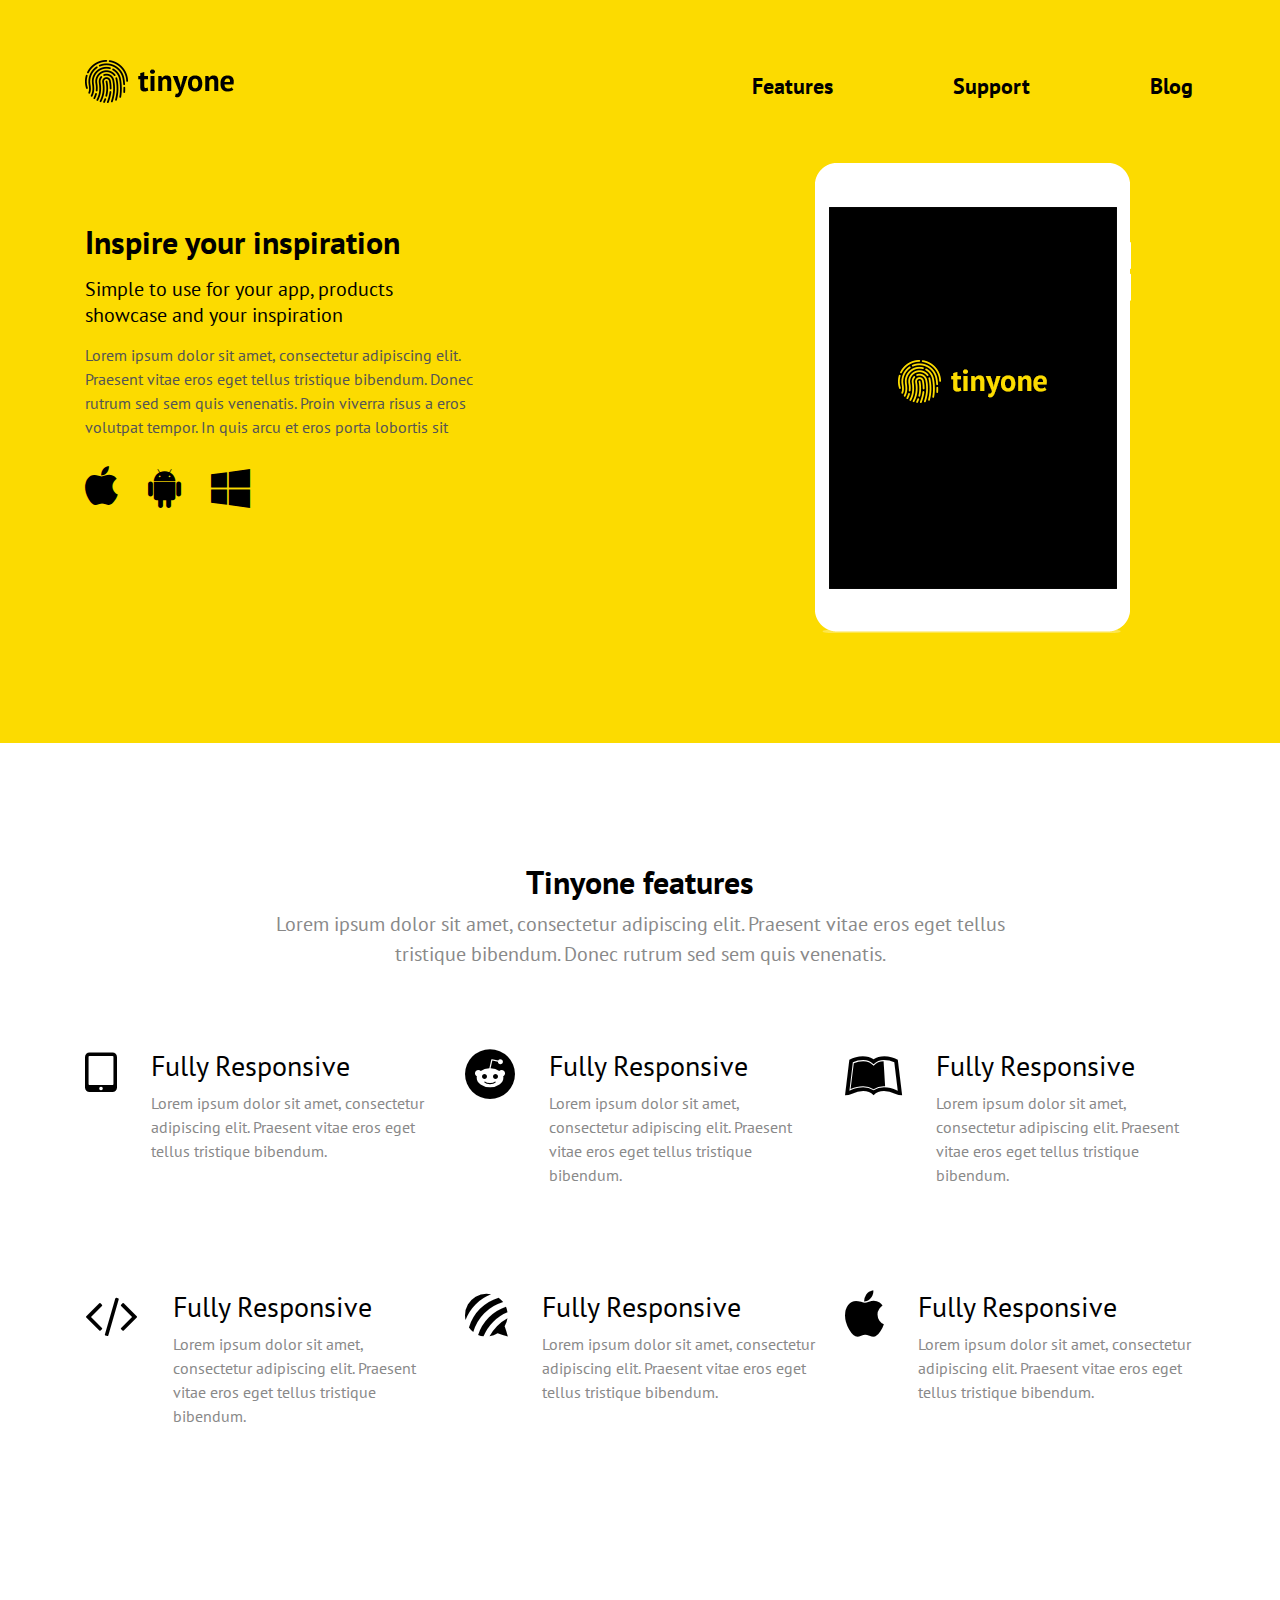
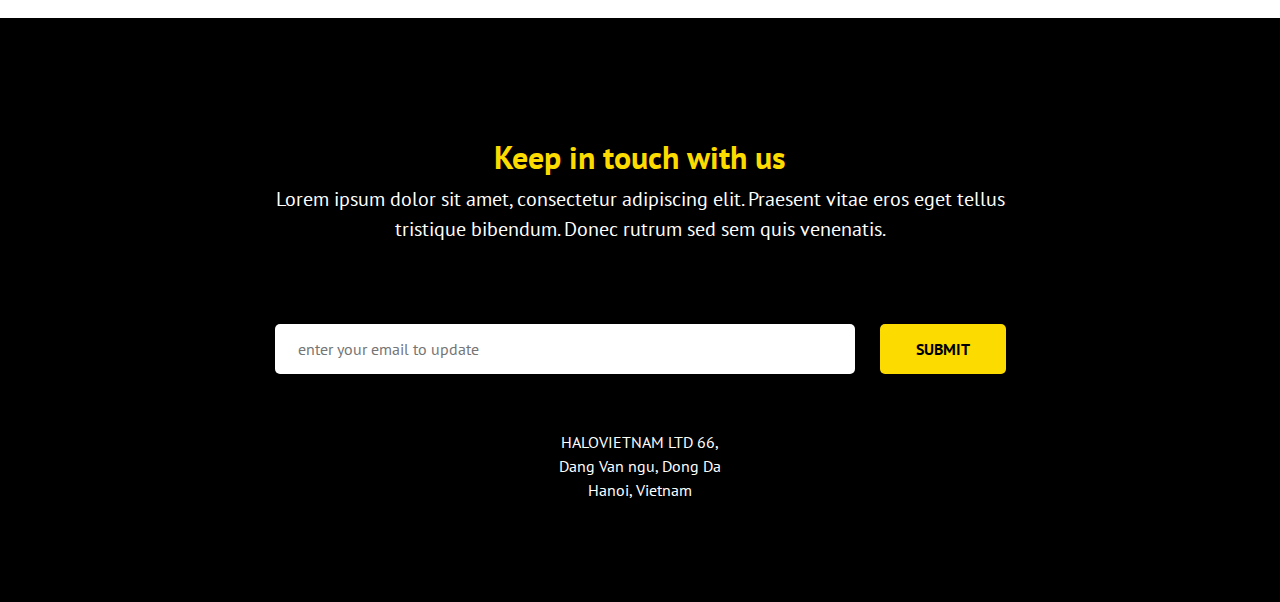
<file: tinyone/index.html>
<!doctype html>
<html lang="en">
<head>
    <meta charset="UTF-8">
    <meta name="viewport"
          content="width=device-width, user-scalable=no, initial-scale=1.0, maximum-scale=1.0, minimum-scale=1.0">
    <meta http-equiv="X-UA-Compatible" content="ie=edge">
    <title>Tinyone</title>
    <link href="https://fonts.googleapis.com/css?family=PT+Sans:400,700" rel="stylesheet">
    <link rel="stylesheet" href="css/bootstrap.min.css">
    <link rel="stylesheet" href="https://maxcdn.bootstrapcdn.com/font-awesome/4.7.0/css/font-awesome.min.css">
    <link rel="stylesheet" href="css/main.css">
</head>
<body>

<header id="header" class="header">
    <div class="container">

        <div class="row">
            <div class="col-lg-3">
                <img src="img/logo.png" alt="Tinyone" class="logo">
            </div>
            <div class="col-lg-5 ml-auto">
                <nav>
                    <ul class="menu d-flex justify-content-center">
                        <li class="menu__item">
                            <a href="#">
                                Features
                            </a>
                        </li>
                        <li class="menu__item">
                            <a href="#">
                                Support
                            </a>
                        </li>
                        <li class="menu__item">
                            <a href="#">
                                Blog
                            </a>
                        </li>
                    </ul>
                </nav>
            </div>
        </div>

        <div class="row">
            <div class="col-lg-6">
                <div class="offer">
                    <h1 class="offer__title">
                        Inspire your inspiration
                    </h1>
                    <div class="offer__intro">
                        Simple to use for your app, products<br>showcase and your inspiration
                    </div>
                    <p class="offer__text">
                        Lorem ipsum dolor sit amet, consectetur adipiscing elit. Praesent vitae eros eget tellus tristique bibendum. Donec rutrum sed sem quis venenatis. Proin viverra risus a eros volutpat tempor. In quis arcu et eros porta lobortis sit
                    </p>
                    <ul class="icons d-flex">
                        <li class="icons__item">
                            <a href="#">
                                <i class="fa fa-apple"></i>
                            </a>
                        </li>
                        <li class="icons__item">
                            <a href="#">
                                <i class="fa fa-android"></i>
                            </a>
                        </li>
                        <li class="icons__item">
                            <a href="#">
                                <i class="fa fa-windows"></i>
                            </a>
                        </li>
                    </ul>
                </div>

            </div>
            <div class="col-lg-5 ml-auto">
                <img src="img/ipad.png" class="ipad" alt="iPad">
            </div>
        </div>

    </div>
</header>

<section id="feature" class="feature">
    <div class="container">
        <div class="row">
            <div class="col-lg-12">
                <div class="title">
                    <h2 class="title__main">
                        Tinyone features
                    </h2>
                    <p class="title__text">
                        Lorem ipsum dolor sit amet, consectetur adipiscing elit. Praesent vitae eros eget tellus tristique bibendum. Donec rutrum sed sem quis venenatis.
                    </p>
                </div>
            </div>
        </div>

        <div class="row">
            <div class="col-lg-4">
                <div class="feature d-flex">
                    <i class="fa fa-tablet feature__icon"></i>
                    <div class="feature__block">
                        <h3 class="feature__title">
                            Fully Responsive
                        </h3>
                        <p class="feature__intro">
                            Lorem ipsum dolor sit amet, consectetur adipiscing elit. Praesent vitae eros eget tellus tristique bibendum.
                        </p>
                    </div>
                </div>
            </div>

            <div class="col-lg-4">
                <div class="feature d-flex">
                    <i class="fa fa-reddit feature__icon"></i>
                    <div class="feature__block">
                        <h3 class="feature__title">
                            Fully Responsive
                        </h3>
                        <p class="feature__intro">
                            Lorem ipsum dolor sit amet, consectetur adipiscing elit. Praesent vitae eros eget tellus tristique bibendum.
                        </p>
                    </div>
                </div>
            </div>

            <div class="col-lg-4">
                <div class="feature d-flex">
                    <i class="fa fa-leanpub feature__icon"></i>
                    <div class="feature__block">
                        <h3 class="feature__title">
                            Fully Responsive
                        </h3>
                        <p class="feature__intro">
                            Lorem ipsum dolor sit amet, consectetur adipiscing elit. Praesent vitae eros eget tellus tristique bibendum.
                        </p>
                    </div>
                </div>
            </div>

            <div class="col-lg-4">
                <div class="feature d-flex">
                    <i class="fa fa-code feature__icon"></i>
                    <div class="feature__block">
                        <h3 class="feature__title">
                            Fully Responsive
                        </h3>
                        <p class="feature__intro">
                            Lorem ipsum dolor sit amet, consectetur adipiscing elit. Praesent vitae eros eget tellus tristique bibendum.
                        </p>
                    </div>
                </div>
            </div>

            <div class="col-lg-4">
                <div class="feature d-flex">
                    <i class="fa fa-forumbee feature__icon"></i>
                    <div class="feature__block">
                        <h3 class="feature__title">
                            Fully Responsive
                        </h3>
                        <p class="feature__intro">
                            Lorem ipsum dolor sit amet, consectetur adipiscing elit. Praesent vitae eros eget tellus tristique bibendum.
                        </p>
                    </div>
                </div>
            </div>

            <div class="col-lg-4">
                <div class="feature d-flex">
                    <i class="fa fa-apple feature__icon"></i>
                    <div class="feature__block">
                        <h3 class="feature__title">
                            Fully Responsive
                        </h3>
                        <p class="feature__intro">
                            Lorem ipsum dolor sit amet, consectetur adipiscing elit. Praesent vitae eros eget tellus tristique bibendum.
                        </p>
                    </div>
                </div>
            </div>
        </div>
    </div>
</section>

<section id="touch" class="touch">
    <div class="container">
        <div class="row">
            <div class="col-lg-12">
                <div class="title">
                    <h2 class="title__main yellow">
                        Keep in touch with us
                    </h2>
                    <p class="title__text">
                        Lorem ipsum dolor sit amet, consectetur adipiscing elit. Praesent vitae eros eget tellus tristique bibendum. Donec rutrum sed sem quis venenatis.
                    </p>
                </div>
            </div>
        </div>
        <div class="row">
            <div class="col-lg-10 m-auto text-center">
            <form action="#" class="form"></form>
            <input type="email" placeholder="enter your email to update" class="form__input" required>
            <button type="submit" class="form__btn">SUBMIT</button>
            </div>
        </div>
    </div>
</section>

<footer id="footer" class="footer">
    <div class="container">
        <div class="row">
            <div class="col-lg-12">
                <div class="about">
                    HALOVIETNAM LTD
                    66, Dang Van ngu, Dong Da
                    Hanoi, Vietnam
                </div>
            </div>
        </div>
    </div>
</footer>
</body>
</html>
</file>
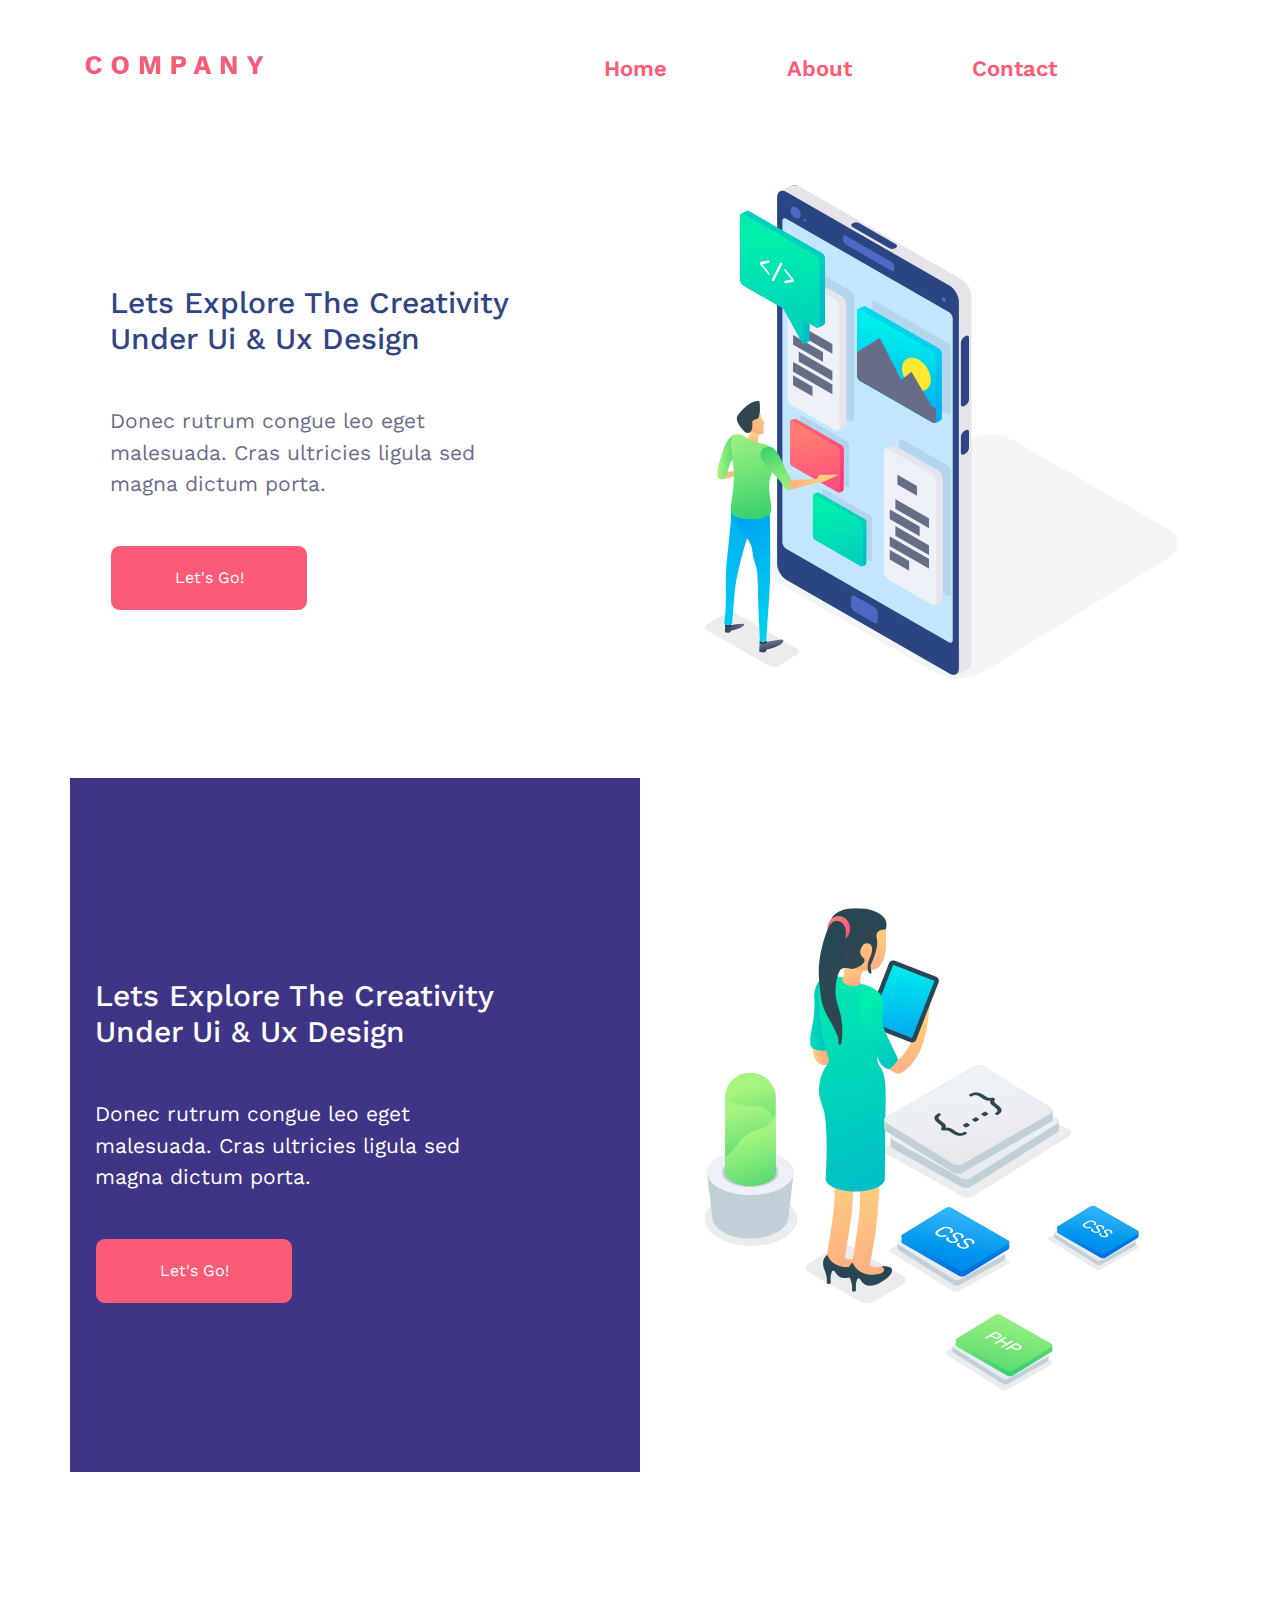
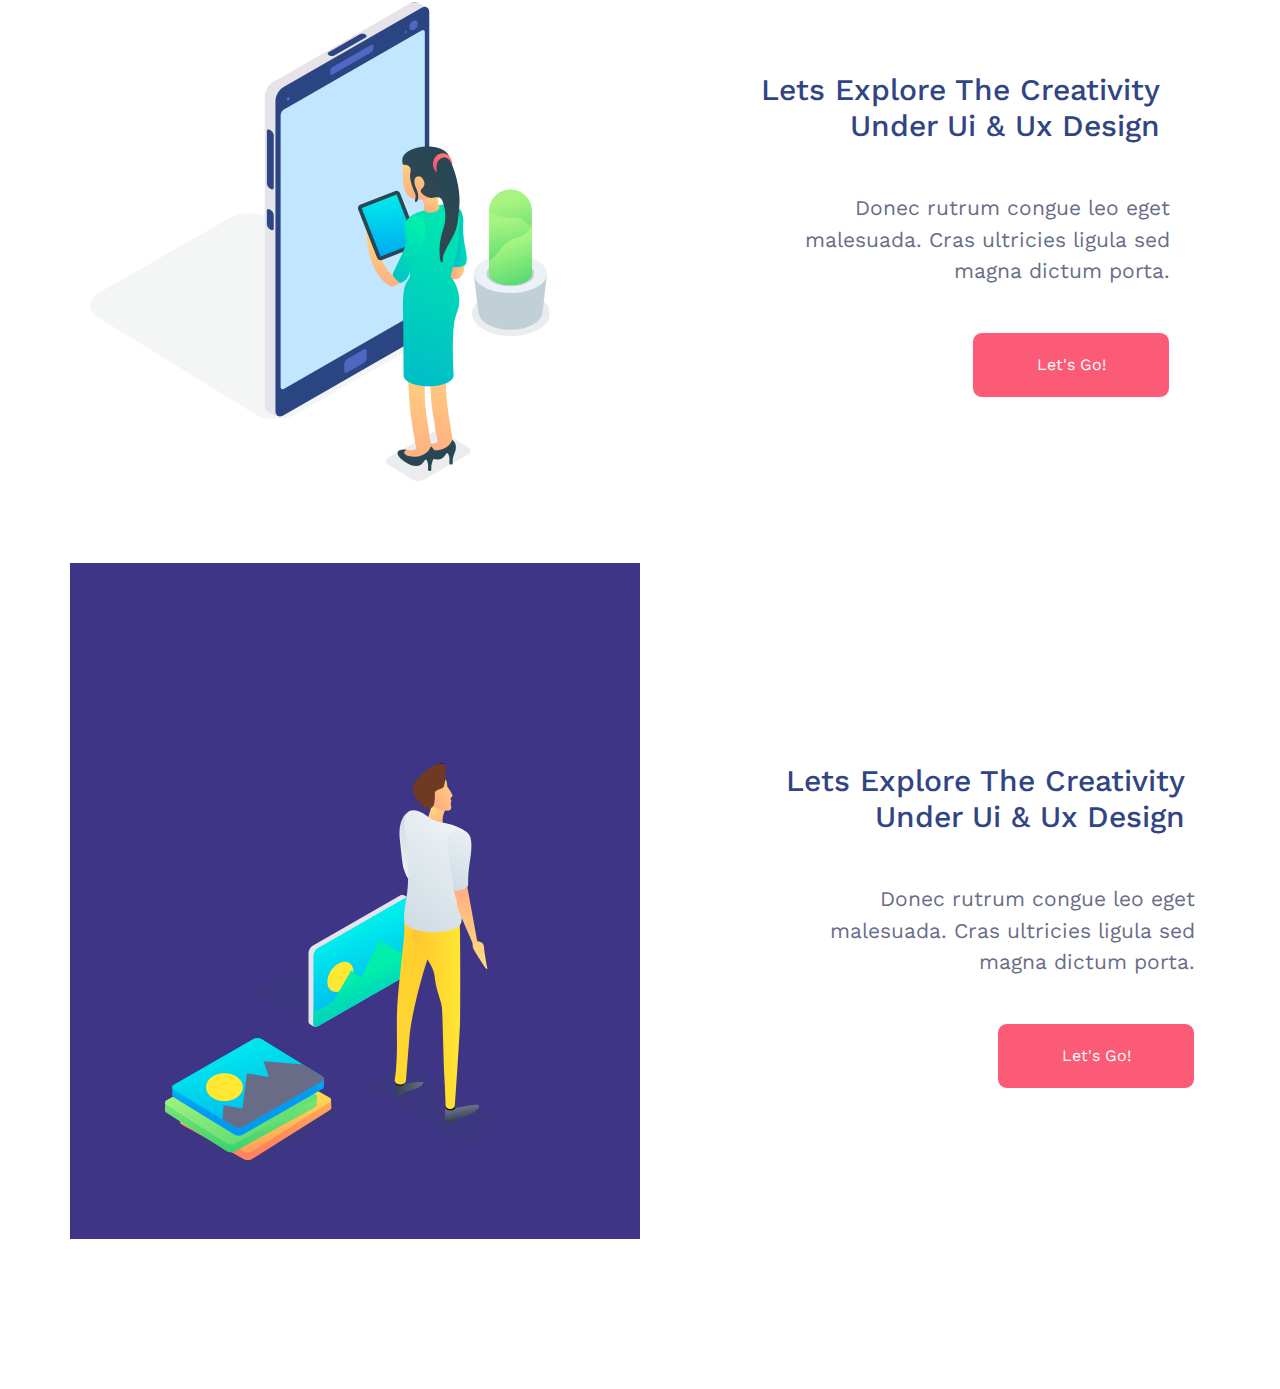
<file: webhero/index.html>
<!DOCTYPE html>
<html lang="en">
<head>
    <meta charset="UTF-8">
    <meta name="viewport" content="width=device-width, initial-scale=1, shrink-to-fit=no">
    <link href="https://fonts.googleapis.com/css?family=Work+Sans:400,600" rel="stylesheet">
    <link rel="stylesheet" href="css/bootstrap.min.css">
    <link rel="stylesheet" href="css/style.css">
    <title>WebHero</title>
</head>
<body>
<header id="header" class="header">
    <div class="container">
        <div class="row">
            <div class="col-lg-4">
                <img src="img/logo.png" alt="company" class="logo">
            </div>
            <div class="col-lg-8">
                <nav>
                    <ul class="menu d-flex justify-content-center">
                        <li class="menu__item">
                            <a href="#">
                                Home</a>
                        </li>
                        <li class="menu__item">
                            <a href="#">
                                About</a>
                        </li>
                        <li class="menu__item">
                            <a href="#">
                                Contact</a>
                        </li>
                    </ul>
                </nav>
            </div>
        </div>
        <div class="row">
            <div class="col-lg-6">
                <div class="offer">
                    <h1 class="offer__title">
                        Lets Explore The Creativity<br>
                        Under Ui & Ux Design
                    </h1>
                    <div class="offer__intro">
                        Donec rutrum congue leo eget<br>
                        malesuada. Cras ultricies ligula sed<br>
                        magna dictum porta.
                    </div>
                    <button type="button" class="btn btn-primary">
                        Let's Go!
                    </button>
                </div>
            </div>
            <div class="col-lg-6">
                <img src="img/ipad1.png" alt="iPad" class="ipad">
            </div>
        </div>
    </div>
</header>
<section id="features" class="features">
    <div class="container">
        <div class="row">
            <div class="col-lg-6 features__blockPad">
                <div class="features__offer">
                    <h1 class="features__offer_title">
                        Lets Explore The Creativity<br>
                        Under Ui & Ux Design
                    </h1>
                </div>
                    <div class="features__offer__intro">
                        Donec rutrum congue leo eget<br>
                        malesuada. Cras ultricies ligula sed<br>
                        magna dictum porta.
                    </div>
                    <button type="button" class="btn features__btn-primary">
                        Let's Go!
                    </button>
                </div>
            <div class="col-lg-6">
                <img src="img/ipad2.png" alt="iPad" class="features__ipad">
            </div>
        </div>
    </div>
</section>
<section id="touch" class="touch">
    <div class="container">
        <div class="row">
            <div class="col-lg-6">
                <img src="img/ipad3.png" alt="ipad3" class="touch__pad">
            </div>
            <div class="col-lg-6 text-right">
                <div class="touch__offer">
                    <h1 class="touch__offer__title">
                        Lets Explore The Creativity<br>
                        Under Ui & Ux Design
                    </h1>
                    <div class="touch__offer__intro">
                        Donec rutrum congue leo eget<br>
                        malesuada. Cras ultricies ligula sed<br>
                        magna dictum porta.
                    </div>
                    <button type="button" class="btn btn-primary">
                        Let's Go!
                    </button>
                </div>
            </div>
        </div>
    </div>
</section>
<footer id="footer" class="footer">
    <div class="container">
        <div class="row">
            <div class="col-lg-6 footer__blockPad">
                <img src="img/ipad4.png" alt="ipad4" class="footer__pad">
            </div>
            <div class="col-lg-6 text-right">
                <div class="footer__offer">
                    <h1 class="footer__offer__title">
                        Lets Explore The Creativity<br>
                        Under Ui & Ux Design
                    </h1>
                    <div class="footer__offer__intro">
                        Donec rutrum congue leo eget<br>
                        malesuada. Cras ultricies ligula sed<br>
                        magna dictum porta.
                    </div>
                    <button type="button" class="btn btn-primary">
                        Let's Go!
                    </button>
                </div>
            </div>
        </div>
    </div>
</footer>
</body>
</html>
</file>
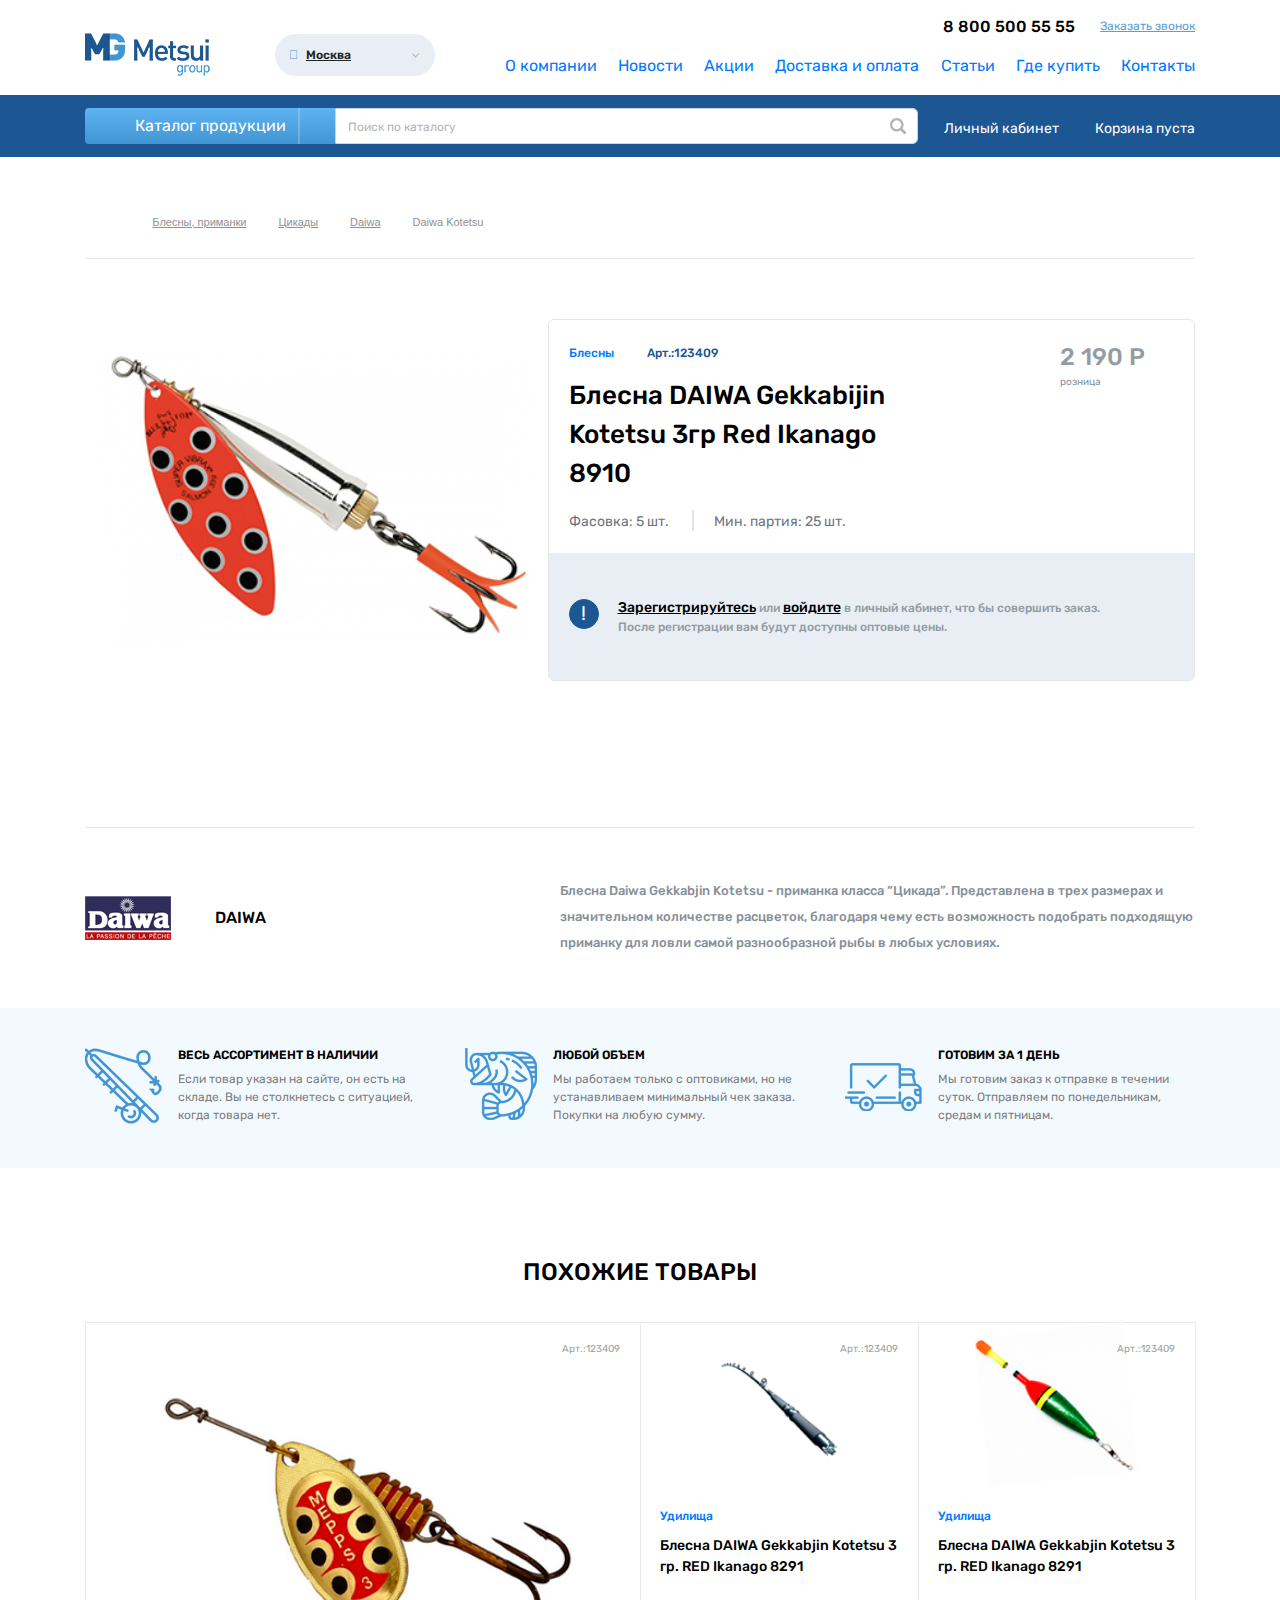
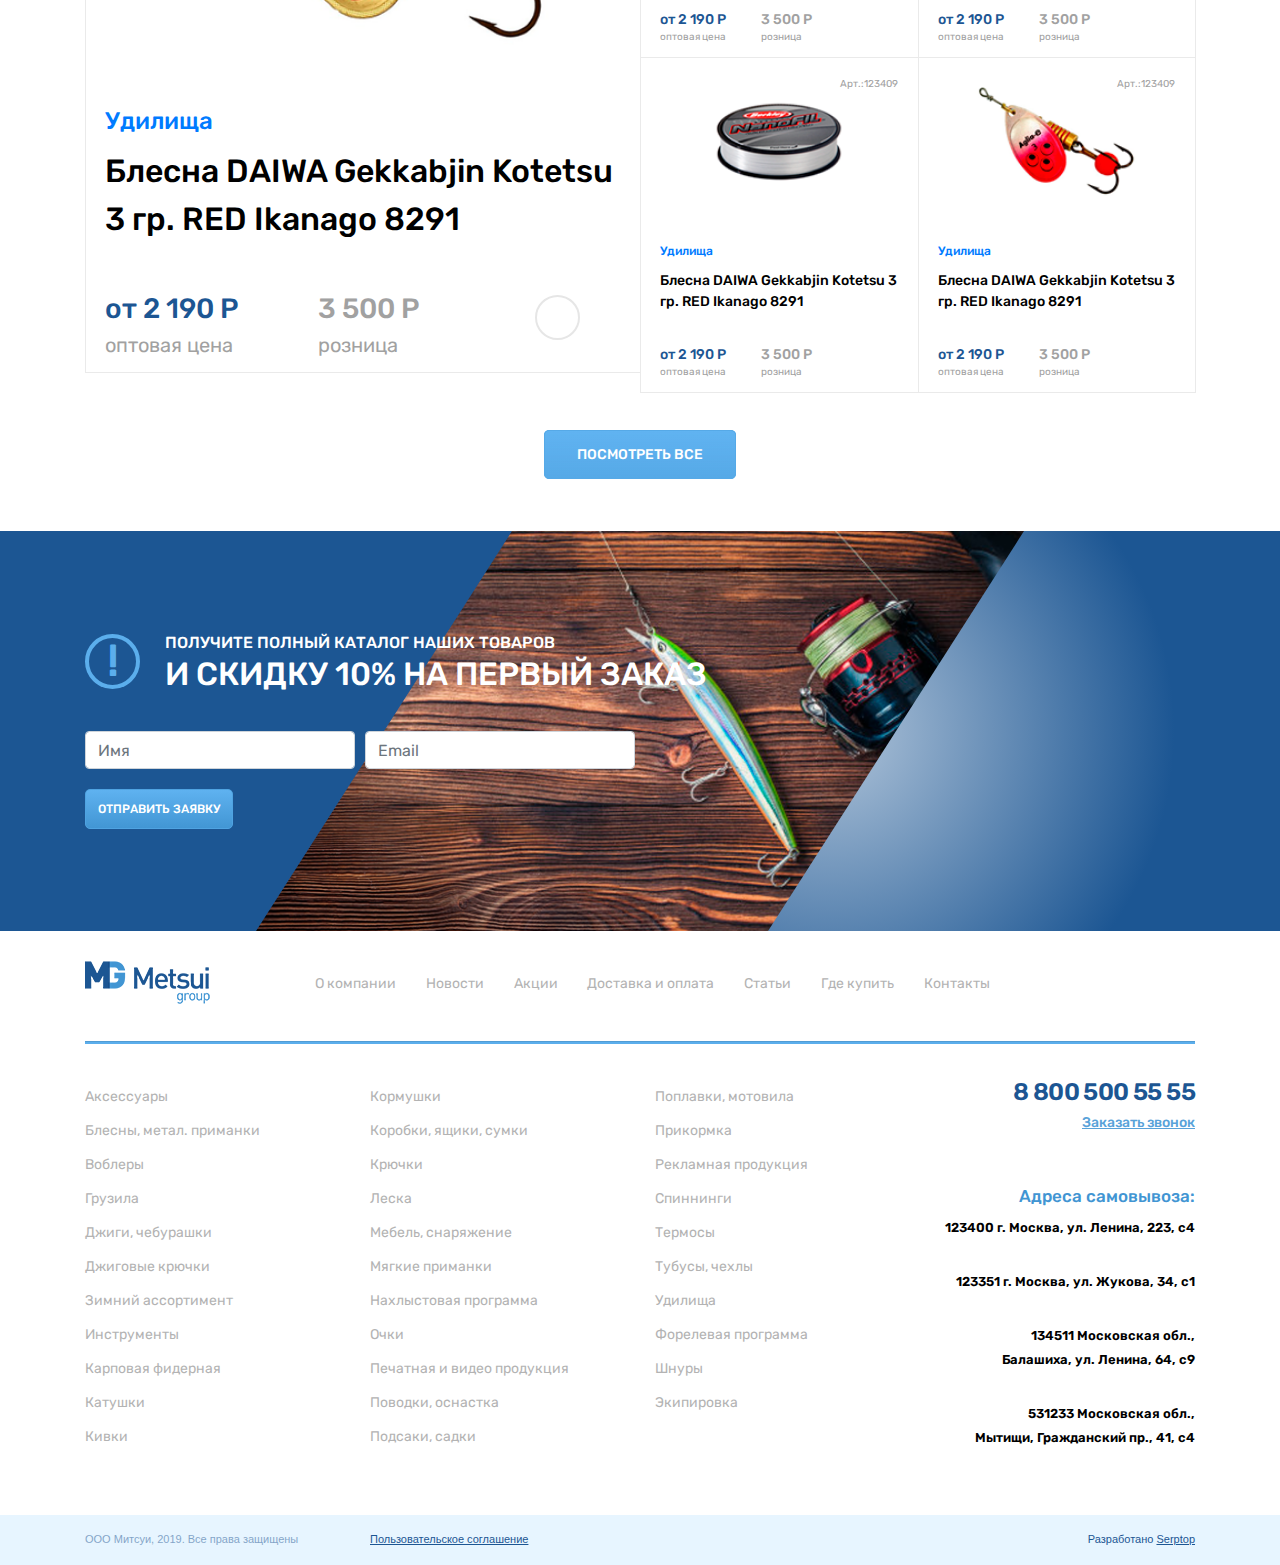
<file: mitsui/cards.html>
<!DOCTYPE html>
<html lang="ru">
<head>
    <meta charset="UTF-8"/>
    <meta name="viewport" content="width=device-width, initial-scale=1.0"/>
    <meta http-equiv="X-UA-Compatible" content="ie=edge"/>
    <title>Document</title>

    <link rel="stylesheet" href="/mitsui/assets/vendor/bootstrap/dist/css/bootstrap.min.css"/>
    <link rel="stylesheet" href="/mitsui/assets/vendor/animate.css/animate.min.css"/>
    <link rel="stylesheet" href="/mitsui/assets/vendor/owlcarousel/css/owl.carousel.min.css">

    <link rel="stylesheet" href="/mitsui/assets/styles/css/styles.css"/>
    <link href="https://fonts.googleapis.com/css?family=Rubik:400,500,700" rel="stylesheet">
    <link rel="stylesheet" href="https://use.fontawesome.com/releases/v5.8.1/css/all.css"
          integrity="sha384-50oBUHEmvpQ+1lW4y57PTFmhCaXp0ML5d60M1M7uH2+nqUivzIebhndOJK28anvf" crossorigin="anonymous">
</head>
<body>
<header class="header">
    <div class="header-top">
        <div class="container">
            <div class="row align-items-center">
                <div class="col-3 col-lg-2">
                    <div class="header-top__logo">
                        <a href="#"><img src="images/template/logo.png" alt="logo"></a>
                    </div>
                </div>
                <div class="col-3 col-lg-2">
                    <div>
                        <select name="city" id="sources" class="search-form sources" placeholder="Москва">
                            <option value="profile">Profile</option>
                            <option value="word">Word</option>
                            <option value="hashtag">Hashtag</option>
                        </select>
                    </div>
                </div>
                <div class="col-lg-8 col-md-12">
                    <div class="header-feedback d-flex justify-content-end">
                        <a class="header-feedback__link header-feedback__link--call" href="#">
                            8 800 500 55 55
                        </a>
                        <a class="header-feedback__link header-feedback__link--order" href="#">
                            Заказать звонок
                        </a>
                    </div>
                    <nav class="header-menu">
                        <ul class="d-flex justify-content-between">
                            <li class="header-menu--item">
                                <a class="header-menu--link" href="#">О компании</a>
                            </li>
                            <li class="header-menu--item">
                                <a class="header-menu--link" href="#">Новости</a>
                            </li>
                            <li class="header-menu--item">
                                <a class="header-menu--link" href="#">Акции</a>
                            </li>
                            <li class="header-menu--item">
                                <a class="header-menu--link" href="#">Доставка и оплата</a>
                            </li>
                            <li class="header-menu--item">
                                <a class="header-menu--link" href="#">Статьи</a>
                            </li>
                            <li class="header-menu--item">
                                <a class="header-menu--link" href="#">Где купить</a>
                            </li>
                            <li class="header-menu--item">
                                <a class="header-menu--link" href="#">Контакты</a>
                            </li>
                        </ul>
                    </nav>
                </div>
            </div>
        </div>
    </div>
    <div class="header-bottom">
        <div class="container">
            <div class="row">
                <div class="col-lg-12 col-md-12 pr-0">
                    <div class="navbar-bottom__input">
                        <div class="input-group">
                            <div class="input-group-prepend">
                                <button class="btn dropdown-toggle navbar-bottom__input-button" type="button"
                                        data-toggle="dropdown" aria-haspopup="true" aria-expanded="false">
                                    Каталог продукции
                                    <span class="navbar-bottom__input-vertical-line"></span>
                                    <i class="fas fa-bars"></i>
                                </button>
                                <div class="dropdown-menu">
                                    <a class="dropdown-item" href="#">Action</a>
                                    <a class="dropdown-item" href="#">Another action</a>
                                    <a class="dropdown-item" href="#">Something else here</a>
                                    <div role="separator" class="dropdown-divider"></div>
                                    <a class="dropdown-item" href="#">Separated link</a>
                                </div>
                            </div>
                            <div class="navbar-bottom__form-control">
                                <input type="text" class="form-control navbar-bottom__form-control__input"
                                       aria-label="Text input with dropdown button" placeholder="Поиск по каталогу">
                                <button class="navbar-bottom__form-control__submit" type="submit"><img
                                        src="images/template/button-submit.png" alt="Клик"></button>
                            </div>
                            <ul class="nav nav-pills navbar-bottom__menu">
                                <li class="nav-item dropdown navbar-bottom__user">
                                    <a class="nav-link dropdown-toggle active navbar-bottom__user__backroom"
                                       data-toggle="dropdown" href="#" role="button" aria-haspopup="true"
                                       aria-expanded="false">
                                        <i class="fas fa-user-circle navbar-bottom__user__icon"></i>
                                        Личный кабинет
                                    </a>
                                    <div class="dropdown-menu dropdown-menu-right navbar-dropdown navbar-dropdown__dropdown">
                                        <ul class="nav nav-pills navbar-dropdown__main-menu" id="pills-tab"
                                            role="tablist">
                                            <li class="nav-item">
                                                <a class="nav-link active navbar-dropdown__enter" id="pills-home-tab"
                                                   data-toggle="pill" href="#pills-home" role="tab"
                                                   aria-controls="pills-home" aria-selected="true">
                                                    Вход
                                                </a>
                                            </li>
                                            <li class="nav-item">
                                                <a class="nav-link navbar-dropdown__registration" id="pills-profile-tab"
                                                   data-toggle="pill" href="#pills-profile" role="tab"
                                                   aria-controls="pills-profile" aria-selected="false">
                                                    Регистрация
                                                </a>
                                            </li>
                                        </ul>
                                        <div class="tab-content" id="pills-tabContent">
                                            <div class="tab-pane fade navbar-dropdown--enter" id="pills-home"
                                                 role="tabpanel" aria-labelledby="pills-home-tab">
                                                <form>
                                                    <div class="form-group row">
                                                        <label for="inputEmail3"
                                                               class="col-sm-2 col-form-label label__name">Email</label>
                                                        <div class="col-sm-10">
                                                            <input type="email" class="form-control" id="inputEmail3"
                                                                   placeholder="Email">
                                                        </div>
                                                    </div>
                                                    <div class="form-group row">
                                                        <label for="inputPassword3"
                                                               class="col-sm-2 col-form-label label__name">Пароль</label>
                                                        <div class="col-sm-10">
                                                            <input type="password" class="form-control"
                                                                   id="inputPassword3" placeholder="Пароль">
                                                        </div>
                                                    </div>
                                                    <div class="form-group row">
                                                        <div class="col-sm-2 label__name"></div>
                                                        <div class="col-sm-10">
                                                            <div class="form-check">
                                                                <input class="form-check-input" type="checkbox"
                                                                       id="gridCheck1">
                                                                <label class="form-check-label label__name"
                                                                       for="gridCheck1">
                                                                    Запомнить меня
                                                                </label>
                                                            </div>
                                                        </div>
                                                    </div>
                                                    <div class="form-group row">
                                                        <div class="col-sm-10">
                                                            <button type="submit"
                                                                    class="btn btn-primary navbar-bottom--enter-button">
                                                                Войти
                                                            </button>
                                                        </div>
                                                    </div>
                                                </form>
                                            </div>
                                            <div class="tab-pane fade  show active" id="pills-profile" role="tabpanel"
                                                 aria-labelledby="pills-profile-tab">
                                                <form>
                                                    <div class="form-row">
                                                        <div class="form-group col-md-6">
                                                            <label for="inputName4" class="label__name">ФИО</label>
                                                            <input type="text" class="form-control" id="inputName4">
                                                        </div>
                                                        <div class="form-group col-md-6">
                                                            <label for="inputEmail4" class="label__name">Email</label>
                                                            <input type="email" class="form-control" id="inputEmail4">
                                                        </div>
                                                        <div class="form-group col-md-6">
                                                            <label for="inputPhone4" class="label__name">Телефон</label>
                                                            <input type="tel" class="form-control" id="inputPhone4">
                                                        </div>
                                                        <div class="form-group col-md-6">
                                                            <label for="inputState" class="label__name">Регион</label>
                                                            <select id="inputState" class="form-control">
                                                                <option selected>Choose...</option>
                                                                <option>...</option>
                                                            </select>
                                                        </div>
                                                        <div class="form-group col-md-6">
                                                            <label for="inputOrganization4" class="label__name">Наименование
                                                                организации</label>
                                                            <input type="text" class="form-control"
                                                                   id="inputOrganization4">
                                                        </div>
                                                        <div class="form-group col-md-6">
                                                            <label for="inputOrganizationCode4"
                                                                   class="label__name">ИНН</label>
                                                            <input type="number" class="form-control"
                                                                   id="inputOrganizationCode4">
                                                        </div>
                                                        <div class="form-group col-md-12">
                                                            <label for="inputAddress4" class="label__name">Юридический
                                                                адрес</label>
                                                            <input type="text" class="form-control" id="inputAddress4"
                                                                   aria-describedby="textHelp">
                                                            <small id="textHelp"
                                                                   class="form-text text-muted label__name-required">Все
                                                                поля обязательны при регистрации
                                                            </small>
                                                        </div>
                                                    </div>
                                                    <button type="submit"
                                                            class="btn btn-primary navbar-bottom--registratiton-button">
                                                        Зарегестрироваться
                                                    </button>
                                                </form>
                                            </div>
                                        </div>
                                    </div>
                                </li>
                                <li class="nav-item navbar-bottom__basket">
                                    <a class="nav-link navbar-bottom__basket__link" href="#">
                                        <i class="fas fa-shopping-basket navbar-bottom__basket__icon"></i>
                                        Корзина пуста
                                    </a>
                                </li>
                            </ul>
                        </div>
                    </div>
                </div>
            </div>
        </div>
    </div>
</header>
<section class="bread-crumb">
    <div class="container">
        <div class="row">
            <div class="col-lg-12">
                <nav aria-label="breadcrumb">
                    <ol class="breadcrumb bread-crumb-nav justify-content-start">
                        <a class="bread-crumb-nav__item-home" href="#"></a>
                        <li class="breadcrumb-item bread-crumb-nav__items">
                            <a class="bread-crumb-nav__item" href="#">
                                Блесны, приманки
                            </a>
                        </li>
                        <li class="breadcrumb-item bread-crumb-nav__items">
                            <a class="bread-crumb-nav__item" href="#">
                                Цикады
                            </a>
                        </li>
                        <li class="breadcrumb-item bread-crumb-nav__items">
                            <a class="bread-crumb-nav__item" href="#">
                                Daiwa
                            </a>
                        </li>
                        <li class="breadcrumb-item bread-crumb-nav__items active" aria-current="page">
                            <a class="bread-crumb-nav__item bread-crumb-nav__item--empty" href="#">
                                Daiwa Kotetsu
                            </a>
                        </li>
                    </ol>
                </nav>
            </div>
        </div>
    </div>
</section>
<section class="card-section">
    <div class="container">
        <div class="row">
            <div class="col-lg-12">
                <div class="card mb-3 card-logout border-0">
                    <div class="row no-gutters">
                        <div class="col-lg-5">
                            <div class="card-logout-preview">
                                <img src="images/pages/cards/cardpicture.png" class="card-img card-logout__image"
                                     alt="Товар">
                            </div>
                        </div>
                        <div class="col-lg-7">
                            <div class="card-logout-content">
                                <div class="card-body card-body-logout">
                                    <div class="card-title">
                                            <span class="card-title card-body-logout__title">
                                                <a href="#">Блесны</a>
                                            </span>
                                        <span class="card-title card-body-logout__title-artical">
                                                Арт.:123409
                                            </span>
                                    </div>
                                    <span class="card-title card-body-logout__price">
                                            <span class="card-title card-body-logout__title-price">
                                                2 190 Р
                                            </span>
                                            <span class="card-title card-body-logout__title-price-text">
                                                розница
                                            </span>
                                        </span>
                                    <p class="card-text card-body-logout__offer">Блесна DAIWA Gekkabijin<br>
                                        Kotetsu 3гр Red Ikanago<br>
                                        8910
                                    </p>
                                    <div class="">
                                            <span class="card-text text-muted card-body-logout__amount">
                                                    Фасовка: 5 шт.
                                            </span>
                                        <span class="card-text card-body-logout__vertical-line"></span>
                                        <span class="card-text text-muted card-body-logout__second-amount">
                                                    Мин. партия: 25 шт.
                                            </span>
                                    </div>
                                </div>
                                <div class="card-footer card-footer-second-page">
                                    <span class="card-footer-logout__icon">!</span>
                                    <span class="card-footer-logout__text">
                                            <a class="card-footer-logout__enter" href="#">Зарегистрируйтесь</a> или <a
                                            class="card-footer-logout__enter" href="#">войдите</a> в личный кабинет, что бы совершить заказ.<br>
                                            После регистрации вам будут доступны оптовые цены.
                                        </span>
                                </div>
                            </div>
                        </div>
                    </div>
                </div>
            </div>
        </div>
    </div>
</section>
<section class="brand">
    <div class="container">
        <div class="row">
            <div class="col-lg-12">
                <div class="brand-inner">
                    <div class="row">
                        <div class="col-lg-5">
                            <img class="brand-image" src="images/pages/cards/brand-logo.png" alt="Бренд">
                            <span class="brand-title">daiwa</span>
                        </div>
                        <div class="col-lg-7">
                            <div class="brand-text">
                                Блесна Daiwa Gekkabjin Kotetsu - приманка класса “Цикада”. Представлена в трех размерах
                                и
                                значительном количестве расцветок, благодаря чему есть возможность подобрать подходящую
                                приманку для ловли самой разнообразной рыбы в любых условиях.
                            </div>
                        </div>
                    </div>
                </div>
            </div>
        </div>
    </div>
</section>
<section class="card-presentation">
    <div class="container">
        <div class="row">
            <div class="col-lg-4 col-sm-4">
                <div class="media media-block">
                    <img src="images/blocks/section%20presentation/spining-icon.png" class="mr-3 media-block__icon"
                         alt="Ассортемент">
                    <div class="media-body media-block__text">
                        <h3 class="media-block__text-title">весь ассортимент в наличии</h3>
                        <p class="media-block__text-offer">Если товар указан на сайте, он есть на складе. Вы не столкнетесь с
                            ситуацией, когда товара нет.</p>
                    </div>
                </div>
            </div>
            <div class="col-lg-4 col-sm-4">
                <div class="media media-block">
                    <img src="images/blocks/section%20presentation/fish-icon.png" class="mr-3 media-block__icon"
                         alt="Опт и розница">
                    <div class="media-body media-block__text">
                        <h3 class="media-block__text-title">Любой объем</h3>
                        <p class="media-block__text-offer">Мы работаем только с оптовиками, но не устанавливаем минимальный
                            чек заказа. Покупки на любую сумму.</p>
                    </div>
                </div>
            </div>
            <div class="col-lg-4 col-sm-4">
                <div class="media media-block">
                    <img src="images/blocks/section%20presentation/car-icon.png" class="mr-3 media-block__icon media-block__icon--car"
                         alt="Оперативно работаем">
                    <div class="media-body media-block__text">
                        <h3 class="media-block__text-title">Готовим за 1 день</h3>
                        <p class="media-block__text-offer">Мы готовим заказ к отправке в течении суток. Отправляем по
                            понедельникам, средам и пятницам.</p>
                    </div>
                </div>
            </div>
        </div>
    </div>
</section>
<section class="popular-goods">
    <div class="container">
        <div class="row text-center">
            <div class="col-lg-12">
                <div class="popular-goods__title">
                    <h3 class="popular-goods__text">Похожие товары</h3>
                </div>
            </div>
        </div>
        <div class="row">
            <div class="col-lg-12 padding-fix">
                <div class="card p-card p-card--big">
                    <img src="images/blocks/section%20popular-goods/maincard.png"
                         class="card-img-top p-card__image--second-page" alt="Товары">
                    <div class="card-body p-card-body">
                        <h5 class="card-title p-card-body__title">
                            <a class="p-card-body__link" href="#">
                                Удилища
                            </a>
                        </h5>
                        <p class="card-text p-card-body__offer">
                            Блесна DAIWA Gekkabjin Kotetsu
                            3 гр. RED Ikanago 8291
                        </p>
                    </div>
                    <div class="card-footer p-card-footer">
                            <span class="p-card-footer__price p-card-footer__price--best">
                                    от 2 190 Р
                                <span class="p-card-footer__text">
                                    оптовая цена
                                </span>
                            </span>
                        <span class="p-card-footer__price">
                                    3 500 Р
                                <span class="p-card-footer__text">
                                    розница
                                </span>
                            </span>
                        <span class="footer-icon p-card-footer__icon--card-page">
                                <a class="p-card-footer__ref p-card-footer__ref--next" href="#"></a>
                            </span>
                        <div class="p-card__sku">
                                <span class="p-card__artical">
                                    Арт.:123409
                                </span>
                        </div>
                    </div>
                </div>
                <div class="card p-card">
                    <img src="images/blocks/section%20popular-goods/goods2.png" class="card-img-top p-card__image"
                         alt="Товары">
                    <div class="card-body p-card-body">
                        <h5 class="card-title p-card-body__title">
                            <a class="p-card-body__link" href="#">
                                Удилища
                            </a>
                        </h5>
                        <p class="card-text p-card-body__offer">
                            Блесна DAIWA Gekkabjin Kotetsu
                            3 гр. RED Ikanago 8291
                        </p>
                    </div>
                    <div class="card-footer p-card-footer">
                            <span class="p-card-footer__price p-card-footer__price--best">
                                    от 2 190 Р
                                <span class="p-card-footer__text">
                                    оптовая цена
                                </span>
                            </span>
                        <span class="p-card-footer__price">
                                    3 500 Р
                                <span class="p-card-footer__text">
                                    розница
                                </span>
                            </span>

                        <div class="p-card__sku">
                                <span class="p-card__artical">
                                    Арт.:123409
                                </span>
                        </div>
                    </div>
                </div>
                <div class="card p-card">
                    <img src="images/blocks/section%20popular-goods/goods3.png" class="card-img-top p-card__image"
                         alt="Товары">
                    <div class="card-body p-card-body">
                        <h5 class="card-title p-card-body__title">
                            <a class="p-card-body__link" href="#">
                                Удилища
                            </a>
                        </h5>
                        <p class="card-text p-card-body__offer">
                            Блесна DAIWA Gekkabjin Kotetsu
                            3 гр. RED Ikanago 8291
                        </p>
                    </div>
                    <div class="card-footer p-card-footer">
                            <span class="p-card-footer__price p-card-footer__price--best">
                                 от 2 190 Р
                                <span class="p-card-footer__text">
                                    оптовая цена
                                </span>
                            </span>
                        <span class="p-card-footer__price">
                                3 500 Р
                                <span class="p-card-footer__text">
                                    розница
                                </span>
                            </span>

                        <div class="p-card__sku">
                                <span class="p-card__artical">
                                    Арт.:123409
                                </span>
                        </div>
                    </div>
                </div>
                <div class="card p-card">
                    <img src="images/blocks/section%20popular-goods/goods4.png" class="card-img-top p-card__image"
                         alt="Товары">
                    <div class="card-body p-card-body">
                        <h5 class="card-title p-card-body__title">
                            <a class="p-card-body__link" href="#">
                                Удилища
                            </a>
                        </h5>
                        <p class="card-text p-card-body__offer">
                            Блесна DAIWA Gekkabjin Kotetsu
                            3 гр. RED Ikanago 8291
                        </p>
                    </div>
                    <div class="card-footer p-card-footer">
                            <span class="p-card-footer__price p-card-footer__price--best">
                                 от 2 190 Р
                                <span class="p-card-footer__text">
                                    оптовая цена
                                </span>
                            </span>
                        <span class="p-card-footer__price">
                                3 500 Р
                                <span class="p-card-footer__text">
                                    розница
                                </span>
                            </span>

                        <div class="p-card__sku">
                                <span class="p-card__artical">
                                    Арт.:123409
                                </span>
                        </div>
                    </div>
                </div>
                <div class="card p-card">
                    <img src="images/blocks/section%20popular-goods/goods5.png" class="card-img-top p-card__image"
                         alt="Товары">
                    <div class="card-body p-card-body">
                        <h5 class="card-title p-card-body__title">
                            <a class="p-card-body__link" href="#">
                                Удилища
                            </a>
                        </h5>
                        <p class="card-text p-card-body__offer">
                            Блесна DAIWA Gekkabjin Kotetsu
                            3 гр. RED Ikanago 8291
                        </p>
                    </div>
                    <div class="card-footer p-card-footer">
                            <span class="p-card-footer__price p-card-footer__price--best">
                                 от 2 190 Р
                                <span class="p-card-footer__text">
                                    оптовая цена
                                </span>
                            </span>
                        <span class="p-card-footer__price">
                                3 500 Р
                                <span class="p-card-footer__text">
                                    розница
                                </span>
                            </span>

                        <div class="p-card__sku">
                                <span class="p-card__artical">
                                    Арт.:123409
                                </span>
                        </div>
                    </div>
                </div>
            </div>
        </div>
        <div class="row">
            <div class="col-lg-12">
                <div class="popular-goods__button text-center">
                    <a class="popular-goods__button--text" href="#">Посмотреть все</a>
                </div>
            </div>
        </div>
    </div>
</section>
<section class="card-discount">
    <div class="discount-banner">
        <div class="discount-banner__bg"></div>
        <div class="banner-inner">
            <div class="container">
                <div class="row">
                    <div class="col-lg-12 col-md-12 discount-text">
                        <span class="discount-text__attention">!</span>
                        <p class="discount-text--title">Получите полный каталог наших товаров</p>
                        <h3 class="discount-text--offer">и скидку 10% на первый заказ</h3>
                    </div>
                </div>
                <div class="row">
                    <div class="col-lg-12 col-md-12">
                        <div class="discount-form">
                            <form>
                                <div class="form-row">
                                    <div class="col-lg-3 col-md-6">
                                        <input type="text" class="form-control" placeholder="Имя">
                                    </div>
                                    <div class="col-lg-3 col-md-6">
                                        <input type="email" class="form-control" placeholder="Email">
                                    </div>
                                </div>
                            </form>
                            <form>
                                <div class="form-row">
                                    <div class="col-lg-2">
                                        <button type="submit" class="btn btn-primary discount__button">Отправить
                                            заявку
                                        </button>
                                    </div>
                                </div>
                            </form>
                        </div>
                    </div>
                </div>
            </div>
        </div>
    </div>
</section>
<footer class="footer">
    <div class="container">
        <div class="row d-flex">
            <div class="col-lg-2">
                <a href="#"><img src="images/template/logo.png" alt="логотип"></a>
            </div>
            <div class="col-lg-8">
                <nav class="footer-menu-top">
                    <ul class="d-flex justify-content-between">
                        <li class="footer-menu-top__item">
                            <a class="footer-menu-top--link" href="#">О компании</a>
                        </li>
                        <li class="footer-menu-top__item">
                            <a class="footer-menu-top--link" href="#">Новости</a>
                        </li>
                        <li class="footer-menu-top__item">
                            <a class="footer-menu-top--link" href="#">Акции</a>
                        </li>
                        <li class="footer-menu-top__item">
                            <a class="footer-menu-top--link" href="#">Доставка и оплата</a>
                        </li>
                        <li class="footer-menu-top__item">
                            <a class="footer-menu-top--link" href="#">Статьи</a>
                        </li>
                        <li class="footer-menu-top__item">
                            <a class="footer-menu-top--link" href="#">Где купить</a>
                        </li>
                        <li class="footer-menu-top__item">
                            <a class="footer-menu-top--link" href="#">Контакты</a>
                        </li>
                    </ul>
                </nav>
            </div>
            <div class="col-lg-2 footer-menu__icons">
                <a href="#"><i class="fab fa-vk footer--icon"></i></a>
                <a href="#"><i class="fab fa-instagram footer--icon"></i></a>
                <a href="#"><i class="fab fa-facebook footer--icon"></i></a>
                <a href="#"><i class="fas fa-rss footer--icon"></i></a>
            </div>
        </div>
        <div class="row">
            <div class="col-lg-12">
                <hr class="bottom-menu__hr">
            </div>
        </div>
        <div class="row">
            <div class="col-lg-3 col-md-3">
                <nav class="footer-menu-bottom-items">
                    <ul class="pl-0">
                        <li class="menu-bottom-first__item">
                            <a class="menu-bottom-first--link" href="#">Аксессуары</a>
                        </li>
                        <li class="menu-bottom-first__item">
                            <a class="menu-bottom-first--link" href="#">Блесны, метал. приманки</a>
                        </li>
                        <li class="menu-bottom-first__item">
                            <a class="menu-bottom-first--link" href="#">Воблеры</a>
                        </li>
                        <li class="menu-bottom-first__item">
                            <a class="menu-bottom-first--link" href="#">Грузила</a>
                        </li>
                        <li class="menu-bottom-first__item">
                            <a class="menu-bottom-first--link" href="#">Джиги, чебурашки</a>
                        </li>
                        <li class="menu-bottom-first__item">
                            <a class="menu-bottom-first--link" href="#">Джиговые крючки</a>
                        </li>
                        <li class="menu-bottom-first__item">
                            <a class="menu-bottom-first--link" href="#">Зимний ассортимент</a>
                        </li>
                        <li class="menu-bottom-first__item">
                            <a class="menu-bottom-first--link" href="#">Инструменты</a>
                        </li>
                        <li class="menu-bottom-first__item">
                            <a class="menu-bottom-first--link" href="#">Карповая фидерная</a>
                        </li>
                        <li class="menu-bottom-first__item">
                            <a class="menu-bottom-first--link" href="#">Катушки</a>
                        </li>
                        <li class="menu-bottom-first__item">
                            <a class="menu-bottom-first--link" href="#">Кивки</a>
                        </li>
                    </ul>
                </nav>
            </div>
            <div class="col-lg-3 col-md-3">
                <nav class="footer-menu-bottom-items">
                    <ul class="pl-0">
                        <li class="menu-bottom-first__item">
                            <a class="menu-bottom-first--link" href="#">Кормушки</a>
                        </li>
                        <li class="menu-bottom-first__item">
                            <a class="menu-bottom-first--link" href="#">Коробки, ящики, сумки</a>
                        </li>
                        <li class="menu-bottom-first__item">
                            <a class="menu-bottom-first--link" href="#">Крючки</a>
                        </li>
                        <li class="menu-bottom-first__item">
                            <a class="menu-bottom-first--link" href="#">Леска</a>
                        </li>
                        <li class="menu-bottom-first__item">
                            <a class="menu-bottom-first--link" href="#">Мебель, снаряжение</a>
                        </li>
                        <li class="menu-bottom-first__item">
                            <a class="menu-bottom-first--link" href="#">Мягкие приманки</a>
                        </li>
                        <li class="menu-bottom-first__item">
                            <a class="menu-bottom-first--link" href="#">Нахлыстовая программа</a>
                        </li>
                        <li class="menu-bottom-first__item">
                            <a class="menu-bottom-first--link" href="#">Очки</a>
                        </li>
                        <li class="menu-bottom-first__item">
                            <a class="menu-bottom-first--link" href="#">Печатная и видео продукция</a>
                        </li>
                        <li class="menu-bottom-first__item">
                            <a class="menu-bottom-first--link" href="#">Поводки, оснастка</a>
                        </li>
                        <li class="menu-bottom-first__item">
                            <a class="menu-bottom-first--link" href="#">Подсаки, садки</a>
                        </li>
                    </ul>
                </nav>
            </div>
            <div class="col-lg-3 col-md-3">
                <nav class="footer-menu-bottom-items">
                    <ul class="pl-0">
                        <li class="menu-bottom-first__item">
                            <a class="menu-bottom-first--link" href="#">Поплавки, мотовила</a>
                        </li>
                        <li class="menu-bottom-first__item">
                            <a class="menu-bottom-first--link" href="#">Прикормка</a>
                        </li>
                        <li class="menu-bottom-first__item">
                            <a class="menu-bottom-first--link" href="#">Рекламная продукция</a>
                        </li>
                        <li class="menu-bottom-first__item">
                            <a class="menu-bottom-first--link" href="#">Спиннинги</a>
                        </li>
                        <li class="menu-bottom-first__item">
                            <a class="menu-bottom-first--link" href="#">Термосы</a>
                        </li>
                        <li class="menu-bottom-first__item">
                            <a class="menu-bottom-first--link" href="#">Тубусы, чехлы</a>
                        </li>
                        <li class="menu-bottom-first__item">
                            <a class="menu-bottom-first--link" href="#">Удилища</a>
                        </li>
                        <li class="menu-bottom-first__item">
                            <a class="menu-bottom-first--link" href="#">Форелевая программа</a>
                        </li>
                        <li class="menu-bottom-first__item">
                            <a class="menu-bottom-first--link" href="#">Шнуры</a>
                        </li>
                        <li class="menu-bottom-first__item">
                            <a class="menu-bottom-first--link" href="#">Экипировка</a>
                        </li>
                    </ul>
                </nav>
            </div>
            <div class="col-lg-3 text-right col-md-4">
                <ul class="footer-menu-bottom-feedback bottom-feedback pl-0">
                    <li class="bottom-feedback__phone">
                        <a class="bottom-feedback__phone--numbers" href="#">8 800 500 55 55</a>
                    </li>
                    <li class="bottom-feedback__order-call">
                        <a class="bottom-feedback__order-call--letters" href="#">Заказать звонок</a>
                    </li>
                    <li class="bottom-feedback__own-take">
                        <span class="bottom-feedback__own-take--letters">Адреса самовывоза:</span>
                    </li>
                    <li class="bottom-feedback__address bottom-feedback__address--top">
                        <span class="bottom-feedback__address--take">123400 г. Москва, ул. Ленина, 223, с4</span>
                    </li>
                    <li class="bottom-feedback__address">
                        <span class="bottom-feedback__address--take">123351 г. Москва, ул. Жукова, 34, с1</span>
                    </li>
                    <li class="bottom-feedback__address">
                            <span class="bottom-feedback__address--take">134511 Московская обл.,<br>
                                Балашиха, ул. Ленина, 64, с9</span>
                    </li>
                    <li class="bottom-feedback__address">
                            <span class="bottom-feedback__address--take">531233 Московская обл.,<br>
                                Мытищи, Гражданский пр., 41, с4</span>
                    </li>
                </ul>
            </div>
        </div>
    </div>
    <div class="footer-information">
        <div class="container">
            <div class="row">
                <div class="col-lg-3 col-md-5">
                    <div class="footer-information__company-name">
                        ООО Митсуи, 2019. Все права защищены
                    </div>
                </div>
                <div class="col-lg-3 col-md-4">
                    <div class="footer-information__user-rights">
                        <a class="footer-information__user-rights--color" href="#">Пользовательское соглашение</a>
                    </div>
                </div>
                <div class="col-lg-2 ml-auto col-md-3">
                    <div class="footer-information__developers">
                        Разработано <a href="#"><span class="footer-information__developers--best">Serptop</span></a>
                    </div>
                </div>
            </div>
        </div>
    </div>
</footer>

<script src="/mitsui/assets/vendor/jquery/dist/jquery.min.js"></script>
<script src="https://cdnjs.cloudflare.com/ajax/libs/popper.js/1.14.7/umd/popper.min.js"></script>
<script src="/mitsui/assets/vendor/bootstrap/dist/js/bootstrap.min.js"></script>
<script src="/mitsui/assets/vendor/owlcarousel/js/owl.carousel.min.js"></script>
<script src="/mitsui/assets/scripts/js/common.js"></script>
</body>
</html>
</file>
<file: style.css>
body,
html {
    font-family: "Lato", sans-serif;
    text-align: center;
}

* {
    padding: 0;
    margin: 0;
}

ul, li {
    display:block;
    padding: 0;
    margin: 0;
}

/* header */

.header {
    height: 100vh;
    background: #fcecb0;
    overflow: hidden;
}

.header-menu {
    padding:20px;
    background-color: #fcecb0;
}

.header-menu__item-link {
    text-decoration: none;
    color: #050a75;
    font-size: 18px;
    font-weight: 600;
    margin: 0 60px;
}

.offer {
    margin-top: 380px;
}

.offer__title {
    font-size: 40px;
    color: #050a75;
}

.offer__intro {
    color: #050a75;
    font-size: 25px;
}

/* the second block*/

.projects {
    height: 100vh;
    background-color: white;
}

.project-title {
    color: #050a75;
    padding-top: 50px;
}

/* boxes */

.project-box {
    border: 3px solid #8398f7;
    margin-top: 45px;
    width: auto;
    max-width: 100%;
}



.project-box__title {
    font-weight: bold;
    font-size: 20px;
    color: #47136b;
    border-top: 2px solid #8398f7;
    display: block;
}

.project-box__picture {
    width: auto;
    max-width: 100%;
}

.project-btn {
    margin-top: 70px;
    justify-content: center;
    color: #47136b;
    border: 1px solid #47136b !important;
    font-weight: 500 !important;
}


/* contact section */

.contact {
    height: 100vh;
    background-color: #fcecb0;
}

.contact__information {
    padding-top: 200px;
}

.contact__information-title {
    color: #030766;
}

.contact__information-offer {
    color: #050a75;
    font-size: 20px;
}

.contact-box {
    padding-top: 200px;
    display: flex;
    justify-content: center;
}

.contact-box__inner {
    text-decoration: none;
    font-weight: bold;
    margin: 0 35px 45px 35px;
    border: 2px solid #050a75;
    border-radius: 100%;
    height: 100px;
    width: 100px;
    line-height: 100px;
    background-color: #cebffc;
    color: #77404f;
}

/* footer section */

.footer {
    padding-top: 15px;
    background: #22313f;
    color: white;
    line-height: 40px;
}

.about {
    color: #fff;
    text-decoration: none;
}



@media screen and (max-width: 1024px) {
    .project-title {
        padding-top:80px;
    }

    .contact__information {
        padding-top: 100px;
    }
    .contact__me {
        padding-top: 160px;
    }
}

@media screen and (max-width: 992px) {
    .header-menu {
        display: flex;
        justify-content: center;
    }
    .project-title {
        padding-top: 20px;
        padding-bottom: 0;
    }
    .contact__information {
        padding-top: 120px;
    }
    .project-btn {
        margin-top: 100px;
    }

}

@media screen and (max-width: 768px) {
    .project-title {
        padding-top:100px;
    }
    .contact-box__inner {
        font-size: 14px;
        border-radius: 5px;
    }


}

@media screen and (max-width: 576px) {
    .header-menu__item-link {
        margin: 0 30px;
    }
    .contact__information {
        padding-top: 150px;
    }
    .contact-box {
        padding-top: 100px;
    }
    .contact-box--git {
        padding-top: 50px;
    }
}

@media screen and (max-width: 480px) {
    .header-menu {
        display: flex;
        justify-content: center;
    }
    .project-title {
        padding-top: 25px;
    }
    .project-box__title {
        font-size: 16px;
    }
    .project-btn {
        margin-top: 60px;
    }
    .projects {
        height: 70vh;
    }
    .contact-box__inner {
        margin: 0;
    }

}
</file>
<file: mitsui/assets/styles/css/styles.css>
@charset "UTF-8";
@font-face { font-family: ""; font-style: normal; font-weight: normal; src: url("../../fonts/...//.eot?#iefix") format("embedded-opentype"), url("../../fonts/...//.woff") format("woff"), url("../../fonts/...//.ttf") format("truetype"); }

.section { position: relative; }

.section--inner.section--xs { padding: 20px 0; }

.section--inner.section--sm { padding: 40px 0; }

.section--inner.section--md { padding: 60px 0; }

.section--inner.section--lg { padding: 80px 0; }

.section--inner.section--xl { padding: 100px 0; }

.section--outer.section--xs { margin: 20px 0; }

.section--outer.section--sm { margin: 40px 0; }

.section--outer.section--md { margin: 60px 0; }

.section--outer.section--lg { margin: 80px 0; }

.section--outer.section--xl { margin: 100px 0; }

.section--overflow { overflow: hidden; }

.wrapper { max-width: 1140px; width: 100%; margin-left: auto; margin-right: auto; padding-left: 15px; padding-right: 15px; }

.wrapper__inner { display: -webkit-box; display: -webkit-flex; display: -ms-flexbox; display: flex; }

body { font-family: 'Rubik', sans-serif; margin: 0 auto; background-color: #ffffff; }

a:hover { text-decoration: none; }

ul, li { display: block; }

.header-top { height: 95px; margin: 0 auto; background-color: #ffffff; padding-top: 15px; }

/** Custom Select **/
.search-form-wrapper { position: relative; display: inline-block; -webkit-user-select: none; -moz-user-select: none; -ms-user-select: none; user-select: none; z-index: 3; }

.search-form-wrapper select { display: none; }

.search-form { position: relative; display: inline-block; }

.search-form-trigger { position: relative; display: block; width: 160px; padding: 12px 50px 12px 31px; font-size: 12px; font-weight: 600; font-family: 'Rubik', sans-serif; text-decoration: underline; background: #e8eef4; -webkit-border-radius: 22px; border-radius: 22px; cursor: pointer; }

.search-form-trigger:before { content: '\f3c5'; font-family: "Font Awesome 5 Free", sans-serif; font-weight: 900; color: #4195d3; position: absolute; top: 12px; left: 14px; }

.search-form-trigger:after { position: absolute; display: block; content: ''; width: 5px; height: 5px; top: 55%; right: 17px; margin-top: -3px; border-bottom: 1px solid #b3b3b3; border-right: 1px solid #b3b3b3; -webkit-transform: rotate(45deg) translateY(-50%); -ms-transform: rotate(45deg) translateY(-50%); transform: rotate(45deg) translateY(-50%); -webkit-transition: all .4s ease-in-out; -o-transition: all .4s ease-in-out; transition: all .4s ease-in-out; -webkit-transform-origin: 50% 0; -ms-transform-origin: 50% 0; transform-origin: 50% 0; z-index: 2; }

.search-form.opened .search-form--city-trigger:after { margin-top: 3px; -webkit-transform: rotate(-135deg) translateY(-50%); -ms-transform: rotate(-135deg) translateY(-50%); transform: rotate(-135deg) translateY(-50%); }

.custom-options { position: absolute; display: block; top: 100%; left: 0; right: 0; min-width: 100%; margin: 15px 0; border: 1px solid #b5b5b5; -webkit-border-radius: 4px; border-radius: 4px; -webkit-box-sizing: border-box; box-sizing: border-box; -webkit-box-shadow: 0 2px 1px rgba(0, 0, 0, 0.07); box-shadow: 0 2px 1px rgba(0, 0, 0, 0.07); background: #fff; -webkit-transition: all .4s ease-in-out; -o-transition: all .4s ease-in-out; transition: all .4s ease-in-out; z-index: 1; opacity: 0; visibility: hidden; pointer-events: none; -webkit-transform: translateY(-15px); -ms-transform: translateY(-15px); transform: translateY(-15px); }

.search-form.opened .custom-options { opacity: 1; visibility: visible; pointer-events: all; -webkit-transform: translateY(0); -ms-transform: translateY(0); transform: translateY(0); }

.custom-options:before { position: absolute; display: block; content: ''; bottom: 100%; right: 25px; width: 7px; height: 7px; margin-bottom: -4px; border-top: 1px solid #b5b5b5; border-left: 1px solid #b5b5b5; background: #fff; -webkit-transform: rotate(45deg); -ms-transform: rotate(45deg); transform: rotate(45deg); -webkit-transition: all .4s ease-in-out; -o-transition: all .4s ease-in-out; transition: all .4s ease-in-out; }

.option-hover:before { background: #f9f9f9; }

.custom-option { position: relative; display: block; padding: 0 22px; border-bottom: 1px solid #b5b5b5; font-size: 14px; font-weight: 600; font-family: 'Rubik', sans-serif; color: #b5b5b5; line-height: 42px; cursor: pointer; -webkit-transition: all .4s ease-in-out; -o-transition: all .4s ease-in-out; transition: all .4s ease-in-out; }

.custom-option:first-of-type { -webkit-border-radius: 4px 4px 0 0; border-radius: 4px 4px 0 0; }

.custom-option:last-of-type { border-bottom: 0; -webkit-border-radius: 0 0 4px 4px; border-radius: 0 0 4px 4px; }

.custom-option:hover, .custom-option.selection { background: #f9f9f9; }

/*             header-top              */
.header-feedback { margin-bottom: 15px; }

.header-feedback__link { margin-right: 25px; }

.header-feedback__link--call { color: #000000; font-size: 16px; font-family: 'Rubik', sans-serif; font-weight: 500; position: relative; }

.header-feedback__link--call:before { content: '\f2a0'; font-family: "Font Awesome 5 Free"; font-weight: 900; color: #007bff; margin-right: 10px; -webkit-transform: rotate(-45deg); -ms-transform: rotate(-45deg); transform: rotate(-45deg); position: absolute; left: -30px; top: -1px; }

.header-feedback__link--order { padding-top: 2px; margin: 0; font-size: 12px; font-family: 'Rubik', sans-serif; color: #58a2d9; text-decoration: underline; }

.header-menu__item { color: #f3f3f3; font-family: 'Rubik', sans-serif; font-size: 14px; font-weight: 400; }

.header-menu__item:hover { color: #1c5693; text-decoration: underline; }

.header-menu__item:visited { color: #5baeec; }

.header-menu__link { color: #bababa; }

.header-navbar-nav__menu .header-menu__item .nav-link.header-menu__link.header-menu__link--last { padding-right: 0; }

.header-navbar-nav__menu { width: 100%; -webkit-box-pack: justify; -webkit-justify-content: space-between; -ms-flex-pack: justify; justify-content: space-between; }

.header-navbar-nav__menu .nav-item.header-menu__item .nav-link.header-menu__link { padding: 0; }

/*           navbar bottom           */
.header-bottom { background-color: #1c5693; }

.input-group { -webkit-box-align: center; -webkit-align-items: center; -ms-flex-align: center; align-items: center; }

.input-group-prepend { margin-right: 0; }

.navbar-bottom__menu { -webkit-box-align: center; -webkit-align-items: center; -ms-flex-align: center; align-items: center; }

.navbar-bottom__input-button { width: 250px; border: 0 solid #52a5e3; background-color: #4195d3; color: #fff; background-image: -webkit-gradient(linear, left bottom, left top, from(rgba(96, 179, 241, 0)), to(#60b3f1)); background-image: -webkit-linear-gradient(bottom, rgba(96, 179, 241, 0) 0%, #60b3f1 100%); background-image: -o-linear-gradient(bottom, rgba(96, 179, 241, 0) 0%, #60b3f1 100%); background-image: linear-gradient(to top, rgba(96, 179, 241, 0) 0%, #60b3f1 100%); }

.navbar-bottom__input-button:hover { color: #e8eef4; }

.navbar-bottom__input-vertical-line { border: 1px solid #fff; opacity: 0.2; position: absolute; top: 0; bottom: 0; right: 35px; }

.navbar-bottom__form-control__input::-webkit-input-placeholder { color: #b4b4b4; font-family: 'Rubik', sans-serif; font-size: 12px; font-weight: 400; }

.navbar-bottom__form-control__input::-moz-placeholder { color: #b4b4b4; font-family: 'Rubik', sans-serif; font-size: 12px; font-weight: 400; }

.navbar-bottom__form-control__input:-moz-placeholder { color: #b4b4b4; font-family: 'Rubik', sans-serif; font-size: 12px; font-weight: 400; }

.navbar-bottom__form-control__input:-ms-input-placeholder { color: #b4b4b4; font-family: 'Rubik', sans-serif; font-size: 12px; font-weight: 400; }

.navbar-bottom__form-control__input::-ms-input-placeholder { color: #b4b4b4; font-family: 'Rubik', sans-serif; font-size: 12px; font-weight: 400; }

.navbar-bottom__form-control { position: relative; -webkit-box-flex: 1; -webkit-flex: 1; -ms-flex: 1; flex: 1; }

.navbar-bottom__form-control__input { -webkit-border-radius: 0 5px 5px 0 !important; border-radius: 0 5px 5px 0 !important; padding-right: 40px; height: 36px; }

.navbar-bottom__form-control__submit { position: absolute; top: 4px; bottom: 6px; right: 6px; background-color: transparent; border: 0; }

.navbar-bottom__form-control__submit:focus { outline: none; }

.dropdown-toggle:after { display: none; }

.navbar-bottom__input-button__icon:before { padding-left: 60px; }

.navbar-bottom__user__backroom { font-size: 14px; font-family: 'Rubik', sans-serif; background-color: transparent !important; margin-left: 5px; padding: 15px; -webkit-box-align: center; -webkit-align-items: center; -ms-flex-align: center; align-items: center; }

.navbar-bottom__user__icon { font-size: 21px; color: #5baeec; margin-right: 6px; position: relative; top: 2px; }

.nav-link[aria-expanded="true"] > .navbar-bottom__user__icon { color: #fff; }

.navbar-bottom__basket__icon { font-size: 20px; color: #5baeec; margin-right: 6px; position: relative; top: 1px; }

.nav-link[aria-expanded="true"] { background-color: #5baeec !important; text-decoration: underline; -webkit-border-radius: 0; border-radius: 0; }

.navbar-bottom__basket__link { font-size: 14px; font-family: 'Rubik', sans-serif; color: #fff; padding: 15px; -webkit-box-align: center; -webkit-align-items: center; -ms-flex-align: center; align-items: center; }

.navbar-bottom__basket__link:hover { color: #fff; }

.label__name { color: #fff; }

.form-text.text-muted { color: #fff !important; opacity: 0.5; }

.navbar-dropdown { margin-top: 0; border-top: 0; }

.navbar-bottom--registratiton-button { border-color: #1c5693; background-color: #1c5693; }

.navbar-bottom--enter-button { border-color: #1c5693; background-color: #1c5693; }

/*             navbar-dropdown-menu              */
.navbar-dropdown { width: 600px; padding: 20px; background-color: #5baeec; }

.navbar-dropdown__main-menu { padding: 0; margin: 0; color: #fff; background-color: #5baeec; width: 200px; font-size: 18px; font-weight: 400; font-family: 'Rubik', sans-serif; text-decoration: underline; text-transform: uppercase; }

.navbar-dropdown__main-menu .navbar-dropdown__enter { width: 65px; opacity: 0.5; color: #fff; background-color: #5baeec; }

.navbar-dropdown__main-menu .navbar-dropdown__registration { width: 130px; opacity: 0.5; color: #fff; }

.navbar-dropdown__main-menu .navbar-dropdown__enter.active { opacity: 1; background-color: #5baeec; color: #fff; }

.navbar-dropdown__enter { background-color: #5baeec; }

.navbar-dropdown__main-menu .navbar-dropdown__registration.active { opacity: 1; background-color: #5baeec; color: #fff; }

/*           hero section            */
.hero-slider__item { height: 560px; margin: auto; border: 1px solid black; position: relative; overflow: hidden; background-image: url("../../../images/template/mainimage.png"); -webkit-background-size: cover; background-size: cover; }

.hero-slider .owl-dots { position: absolute; top: 40%; left: 20.85%; }

.hero-slider .owl-dots button { width: 55px !important; height: 4px !important; background-color: #fff; position: relative; margin-right: 15px; padding-top: 25px; }

.hero-slider .owl-dots .owl-dot.active { color: #4195d3; background-color: #4195d3; }

.hero-image--second-image { background-image: url("../../../images/template/mainimage2.png"); -webkit-background-size: cover; background-size: cover; }

.hero-image__text { margin: 0 auto; padding-top: 65%; }

.hero-image__text--title { font-size: 46px; font-family: 'Rubik', sans-serif; font-weight: 700; color: #fff; }

.hero-image__text--offer { font-size: 14px; font-family: 'Rubik', sans-serif; color: #fff; font-weight: 400; text-transform: uppercase; }

.hero__button { margin-top: 60px; }

.hero__button--text { border: 1px solid #fff; height: 34px; padding: 12px 22px; color: #000; background-color: #fff; font-size: 14px; font-family: 'Rubik', sans-serif; font-weight: 600; -webkit-border-radius: 3px; border-radius: 3px; }

.hero__button--text:hover { color: #000000; }

/*           presentation section            */
.presentation { height: 160px; padding-top: 40px; background-color: #f3faff; }

.media-block__text-title { color: #000000; font-size: 12px; font-family: 'Rubik', sans-serif; text-transform: uppercase; font-weight: 600; }

.media-block__text-offer { color: #7e7e7e; font-size: 12px; font-family: 'Rubik', sans-serif; }

.media-block__icon--car { margin-top: 15px; }

/*            categories secton                */
.categories { margin-top: 100px; }

.card__goods--first .card-img-overlay::before { content: ''; position: absolute; top: 0; left: 0; width: 100%; height: 100%; /* Permalink - use to edit and share this gradient: http://colorzilla.com/gradient-editor/#4295d2+0,4194d4+17,4096d2+20,4194d4+20,4294d4+21,4096d2+23,4294d4+25,4096d2+26,4294d4+28,4196d2+31,4094d4+31,4296d2+32,4094d4+35,4296d2+36,4095d5+36,4194d2+38,4196d5+38,4194d1+42,4297d5+42,4395d4+42,4093d3+43,4196d2+43,4396d1+44,4193d4+44,4394d2+45,4096d1+46,4194d5+46,4297d5+47,4093d3+47,4294d1+48,3e97d5+48,3e97d5+49,4192d4+49,4396d3+50,4396d3+50,3e93d2+50,4097d1+51,4097d1+51,4194d5+51,4194d5+51,4398d5+52,4398d5+52,3e95d3+52,4394d0+54,3e98d6+54,3e98d6+55,4292d3+55,4496d2+56,4496d2+56,3e93d1+57,4097cf+57,4097cf+57,4294d6+58,4294d6+58,4499d4+58,4499d4+58,3e95d3+59,4092d1+60,4297d0+60,4297d0+60,4593d8+60,4593d8+61,3d99d6+61,3d99d6+62,4390d3+62,4390d3+63,4697d1+63,4697d1+64,3d92ce+64,3d92ce+65,4099d9+65,4099d9+66,4394d7+66,4394d7+66,479cd5+67,479cd5+67,3c96d2+67,3c96d2+68,408fcf+68,408fcf+69,4499cc+69,4499cc+70,4992db+71,4992db+71,3b9dd8+72,3b9dd8+73,4095d5+73,4095d5+74,468bd1+74,468bd1+75,4d99cc+75,4d99cc+76,398ec6+77,398ec6+78,409fdf+78,409fdf+80,4992db+81,4992db+82,55aad5+82,55aad5+84,3399cc+84,3399cc+86,4080bf+87,4080bf+89,3399cc+90,3399cc+90,4080bf+90,4080bf+94,55aaaa+94,55aaaa+95,4080bf+95,4080bf+98,55aaaa+98,55aaaa+98,4080bf+98,55aaaa+99,55aaaa+99,4080bf+100,55aaaa+100,55aaaa+100&0.81+0,0.66+13,0.32+36,0.16+52,0.09+62,0.04+74,0.01+100 */ /* FF3.6-15 */ background: -webkit-linear-gradient(-45deg, rgba(66, 149, 210, 0.81) 0%, rgba(65, 148, 212, 0.66) 13%, rgba(65, 148, 212, 0.6) 17%, rgba(65, 148, 212, 0.56) 20%, rgba(66, 148, 212, 0.55) 21%, rgba(64, 150, 210, 0.52) 23%, rgba(66, 148, 212, 0.49) 25%, rgba(64, 150, 210, 0.47) 26%, rgba(66, 148, 212, 0.44) 28%, rgba(64, 148, 212, 0.4) 31%, rgba(66, 150, 210, 0.38) 32%, rgba(64, 148, 212, 0.34) 35%, rgba(64, 149, 213, 0.32) 36%, rgba(65, 150, 213, 0.3) 38%, rgba(67, 149, 212, 0.26) 42%, rgba(65, 150, 210, 0.25) 43%, rgba(65, 147, 212, 0.24) 44%, rgba(67, 148, 210, 0.23) 45%, rgba(65, 148, 213, 0.22) 46%, rgba(64, 147, 211, 0.21) 47%, rgba(62, 151, 213, 0.2) 48%, rgba(65, 146, 212, 0.19) 49%, rgba(62, 147, 210, 0.18) 50%, rgba(65, 148, 213, 0.17) 51%, rgba(62, 149, 211, 0.16) 52%, rgba(62, 152, 214, 0.15) 54%, rgba(66, 146, 211, 0.14) 55%, rgba(68, 150, 210, 0.13) 56%, rgba(64, 151, 207, 0.12) 57%, rgba(68, 153, 212, 0.11) 58%, rgba(62, 149, 211, 0.11) 59%, rgba(69, 147, 216, 0.1) 60%, rgba(61, 153, 214, 0.1) 61%, rgba(67, 144, 211, 0.09) 62%, rgba(70, 151, 209, 0.09) 63%, rgba(61, 146, 206, 0.09) 64%, rgba(64, 153, 217, 0.09) 65%, rgba(67, 148, 215, 0.08) 66%, rgba(60, 150, 210, 0.08) 67%, rgba(64, 143, 207, 0.07) 68%, rgba(68, 153, 204, 0.07) 69%, rgba(68, 153, 204, 0.06) 70%, rgba(73, 146, 219, 0.06) 71%, rgba(59, 157, 216, 0.05) 72%, rgba(64, 149, 213, 0.05) 73%, rgba(70, 139, 209, 0.04) 74%, rgba(77, 153, 204, 0.04) 75%, rgba(77, 153, 204, 0.04) 76%, rgba(57, 142, 198, 0.04) 77%, rgba(64, 159, 223, 0.04) 78%, rgba(64, 159, 223, 0.04) 80%, rgba(73, 146, 219, 0.04) 81%, rgba(85, 170, 213, 0.04) 82%, rgba(51, 153, 204, 0.04) 84%, rgba(51, 153, 204, 0.04) 86%, rgba(64, 128, 191, 0.04) 87%, rgba(64, 128, 191, 0.04) 89%, rgba(64, 128, 191, 0.04) 90%, rgba(85, 170, 170, 0.03) 94%, rgba(64, 128, 191, 0.03) 95%, rgba(64, 128, 191, 0.02) 98%, rgba(85, 170, 170, 0.02) 99%, rgba(85, 170, 170, 0.01) 100%); /* Chrome10-25,Safari5.1-6 */ background: -webkit-linear-gradient(315deg, rgba(66, 149, 210, 0.81) 0%, rgba(65, 148, 212, 0.66) 13%, rgba(65, 148, 212, 0.6) 17%, rgba(65, 148, 212, 0.56) 20%, rgba(66, 148, 212, 0.55) 21%, rgba(64, 150, 210, 0.52) 23%, rgba(66, 148, 212, 0.49) 25%, rgba(64, 150, 210, 0.47) 26%, rgba(66, 148, 212, 0.44) 28%, rgba(64, 148, 212, 0.4) 31%, rgba(66, 150, 210, 0.38) 32%, rgba(64, 148, 212, 0.34) 35%, rgba(64, 149, 213, 0.32) 36%, rgba(65, 150, 213, 0.3) 38%, rgba(67, 149, 212, 0.26) 42%, rgba(65, 150, 210, 0.25) 43%, rgba(65, 147, 212, 0.24) 44%, rgba(67, 148, 210, 0.23) 45%, rgba(65, 148, 213, 0.22) 46%, rgba(64, 147, 211, 0.21) 47%, rgba(62, 151, 213, 0.2) 48%, rgba(65, 146, 212, 0.19) 49%, rgba(62, 147, 210, 0.18) 50%, rgba(65, 148, 213, 0.17) 51%, rgba(62, 149, 211, 0.16) 52%, rgba(62, 152, 214, 0.15) 54%, rgba(66, 146, 211, 0.14) 55%, rgba(68, 150, 210, 0.13) 56%, rgba(64, 151, 207, 0.12) 57%, rgba(68, 153, 212, 0.11) 58%, rgba(62, 149, 211, 0.11) 59%, rgba(69, 147, 216, 0.1) 60%, rgba(61, 153, 214, 0.1) 61%, rgba(67, 144, 211, 0.09) 62%, rgba(70, 151, 209, 0.09) 63%, rgba(61, 146, 206, 0.09) 64%, rgba(64, 153, 217, 0.09) 65%, rgba(67, 148, 215, 0.08) 66%, rgba(60, 150, 210, 0.08) 67%, rgba(64, 143, 207, 0.07) 68%, rgba(68, 153, 204, 0.07) 69%, rgba(68, 153, 204, 0.06) 70%, rgba(73, 146, 219, 0.06) 71%, rgba(59, 157, 216, 0.05) 72%, rgba(64, 149, 213, 0.05) 73%, rgba(70, 139, 209, 0.04) 74%, rgba(77, 153, 204, 0.04) 75%, rgba(77, 153, 204, 0.04) 76%, rgba(57, 142, 198, 0.04) 77%, rgba(64, 159, 223, 0.04) 78%, rgba(64, 159, 223, 0.04) 80%, rgba(73, 146, 219, 0.04) 81%, rgba(85, 170, 213, 0.04) 82%, rgba(51, 153, 204, 0.04) 84%, rgba(51, 153, 204, 0.04) 86%, rgba(64, 128, 191, 0.04) 87%, rgba(64, 128, 191, 0.04) 89%, rgba(64, 128, 191, 0.04) 90%, rgba(85, 170, 170, 0.03) 94%, rgba(64, 128, 191, 0.03) 95%, rgba(64, 128, 191, 0.02) 98%, rgba(85, 170, 170, 0.02) 99%, rgba(85, 170, 170, 0.01) 100%); background: -o-linear-gradient(315deg, rgba(66, 149, 210, 0.81) 0%, rgba(65, 148, 212, 0.66) 13%, rgba(65, 148, 212, 0.6) 17%, rgba(65, 148, 212, 0.56) 20%, rgba(66, 148, 212, 0.55) 21%, rgba(64, 150, 210, 0.52) 23%, rgba(66, 148, 212, 0.49) 25%, rgba(64, 150, 210, 0.47) 26%, rgba(66, 148, 212, 0.44) 28%, rgba(64, 148, 212, 0.4) 31%, rgba(66, 150, 210, 0.38) 32%, rgba(64, 148, 212, 0.34) 35%, rgba(64, 149, 213, 0.32) 36%, rgba(65, 150, 213, 0.3) 38%, rgba(67, 149, 212, 0.26) 42%, rgba(65, 150, 210, 0.25) 43%, rgba(65, 147, 212, 0.24) 44%, rgba(67, 148, 210, 0.23) 45%, rgba(65, 148, 213, 0.22) 46%, rgba(64, 147, 211, 0.21) 47%, rgba(62, 151, 213, 0.2) 48%, rgba(65, 146, 212, 0.19) 49%, rgba(62, 147, 210, 0.18) 50%, rgba(65, 148, 213, 0.17) 51%, rgba(62, 149, 211, 0.16) 52%, rgba(62, 152, 214, 0.15) 54%, rgba(66, 146, 211, 0.14) 55%, rgba(68, 150, 210, 0.13) 56%, rgba(64, 151, 207, 0.12) 57%, rgba(68, 153, 212, 0.11) 58%, rgba(62, 149, 211, 0.11) 59%, rgba(69, 147, 216, 0.1) 60%, rgba(61, 153, 214, 0.1) 61%, rgba(67, 144, 211, 0.09) 62%, rgba(70, 151, 209, 0.09) 63%, rgba(61, 146, 206, 0.09) 64%, rgba(64, 153, 217, 0.09) 65%, rgba(67, 148, 215, 0.08) 66%, rgba(60, 150, 210, 0.08) 67%, rgba(64, 143, 207, 0.07) 68%, rgba(68, 153, 204, 0.07) 69%, rgba(68, 153, 204, 0.06) 70%, rgba(73, 146, 219, 0.06) 71%, rgba(59, 157, 216, 0.05) 72%, rgba(64, 149, 213, 0.05) 73%, rgba(70, 139, 209, 0.04) 74%, rgba(77, 153, 204, 0.04) 75%, rgba(77, 153, 204, 0.04) 76%, rgba(57, 142, 198, 0.04) 77%, rgba(64, 159, 223, 0.04) 78%, rgba(64, 159, 223, 0.04) 80%, rgba(73, 146, 219, 0.04) 81%, rgba(85, 170, 213, 0.04) 82%, rgba(51, 153, 204, 0.04) 84%, rgba(51, 153, 204, 0.04) 86%, rgba(64, 128, 191, 0.04) 87%, rgba(64, 128, 191, 0.04) 89%, rgba(64, 128, 191, 0.04) 90%, rgba(85, 170, 170, 0.03) 94%, rgba(64, 128, 191, 0.03) 95%, rgba(64, 128, 191, 0.02) 98%, rgba(85, 170, 170, 0.02) 99%, rgba(85, 170, 170, 0.01) 100%); background: linear-gradient(135deg, rgba(66, 149, 210, 0.81) 0%, rgba(65, 148, 212, 0.66) 13%, rgba(65, 148, 212, 0.6) 17%, rgba(65, 148, 212, 0.56) 20%, rgba(66, 148, 212, 0.55) 21%, rgba(64, 150, 210, 0.52) 23%, rgba(66, 148, 212, 0.49) 25%, rgba(64, 150, 210, 0.47) 26%, rgba(66, 148, 212, 0.44) 28%, rgba(64, 148, 212, 0.4) 31%, rgba(66, 150, 210, 0.38) 32%, rgba(64, 148, 212, 0.34) 35%, rgba(64, 149, 213, 0.32) 36%, rgba(65, 150, 213, 0.3) 38%, rgba(67, 149, 212, 0.26) 42%, rgba(65, 150, 210, 0.25) 43%, rgba(65, 147, 212, 0.24) 44%, rgba(67, 148, 210, 0.23) 45%, rgba(65, 148, 213, 0.22) 46%, rgba(64, 147, 211, 0.21) 47%, rgba(62, 151, 213, 0.2) 48%, rgba(65, 146, 212, 0.19) 49%, rgba(62, 147, 210, 0.18) 50%, rgba(65, 148, 213, 0.17) 51%, rgba(62, 149, 211, 0.16) 52%, rgba(62, 152, 214, 0.15) 54%, rgba(66, 146, 211, 0.14) 55%, rgba(68, 150, 210, 0.13) 56%, rgba(64, 151, 207, 0.12) 57%, rgba(68, 153, 212, 0.11) 58%, rgba(62, 149, 211, 0.11) 59%, rgba(69, 147, 216, 0.1) 60%, rgba(61, 153, 214, 0.1) 61%, rgba(67, 144, 211, 0.09) 62%, rgba(70, 151, 209, 0.09) 63%, rgba(61, 146, 206, 0.09) 64%, rgba(64, 153, 217, 0.09) 65%, rgba(67, 148, 215, 0.08) 66%, rgba(60, 150, 210, 0.08) 67%, rgba(64, 143, 207, 0.07) 68%, rgba(68, 153, 204, 0.07) 69%, rgba(68, 153, 204, 0.06) 70%, rgba(73, 146, 219, 0.06) 71%, rgba(59, 157, 216, 0.05) 72%, rgba(64, 149, 213, 0.05) 73%, rgba(70, 139, 209, 0.04) 74%, rgba(77, 153, 204, 0.04) 75%, rgba(77, 153, 204, 0.04) 76%, rgba(57, 142, 198, 0.04) 77%, rgba(64, 159, 223, 0.04) 78%, rgba(64, 159, 223, 0.04) 80%, rgba(73, 146, 219, 0.04) 81%, rgba(85, 170, 213, 0.04) 82%, rgba(51, 153, 204, 0.04) 84%, rgba(51, 153, 204, 0.04) 86%, rgba(64, 128, 191, 0.04) 87%, rgba(64, 128, 191, 0.04) 89%, rgba(64, 128, 191, 0.04) 90%, rgba(85, 170, 170, 0.03) 94%, rgba(64, 128, 191, 0.03) 95%, rgba(64, 128, 191, 0.02) 98%, rgba(85, 170, 170, 0.02) 99%, rgba(85, 170, 170, 0.01) 100%); /* W3C, IE10+, FF16+, Chrome26+, Opera12+, Safari7+ */ filter: progid:DXImageTransform.Microsoft.gradient(startColorstr='#cf4295d2', endColorstr='#0355aaaa', GradientType=1); /* IE6-9 fallback on horizontal gradient */ }

.card__goods--title { position: absolute; left: 0; bottom: 25px; width: 100%; color: #FFF; }

.card__goods--second .card-img-overlay::before { content: ''; position: absolute; bottom: 0; left: 0; width: 100%; height: 100%; /* Permalink - use to edit and share this gradient: http://colorzilla.com/gradient-editor/#4295d2+0,4194d4+17,4096d2+20,4194d4+20,4294d4+21,4096d2+23,4294d4+25,4096d2+26,4294d4+28,4196d2+31,4094d4+31,4296d2+32,4094d4+35,4296d2+36,4095d5+36,4194d2+38,4196d5+38,4194d1+42,4297d5+42,4395d4+42,4093d3+43,4196d2+43,4396d1+44,4193d4+44,4394d2+45,4096d1+46,4194d5+46,4297d5+47,4093d3+47,4294d1+48,3e97d5+48,3e97d5+49,4192d4+49,4396d3+50,4396d3+50,3e93d2+50,4097d1+51,4097d1+51,4194d5+51,4194d5+51,4398d5+52,4398d5+52,3e95d3+52,4394d0+54,3e98d6+54,3e98d6+55,4292d3+55,4496d2+56,4496d2+56,3e93d1+57,4097cf+57,4097cf+57,4294d6+58,4294d6+58,4499d4+58,4499d4+58,3e95d3+59,4092d1+60,4297d0+60,4297d0+60,4593d8+60,4593d8+61,3d99d6+61,3d99d6+62,4390d3+62,4390d3+63,4697d1+63,4697d1+64,3d92ce+64,3d92ce+65,4099d9+65,4099d9+66,4394d7+66,4394d7+66,479cd5+67,479cd5+67,3c96d2+67,3c96d2+68,408fcf+68,408fcf+69,4499cc+69,4499cc+70,4992db+71,4992db+71,3b9dd8+72,3b9dd8+73,4095d5+73,4095d5+74,468bd1+74,468bd1+75,4d99cc+75,4d99cc+76,398ec6+77,398ec6+78,409fdf+78,409fdf+80,4992db+81,4992db+82,55aad5+82,55aad5+84,3399cc+84,3399cc+86,4080bf+87,4080bf+89,3399cc+90,3399cc+90,4080bf+90,4080bf+94,55aaaa+94,55aaaa+95,4080bf+95,4080bf+98,55aaaa+98,55aaaa+98,4080bf+98,55aaaa+99,55aaaa+99,4080bf+100,55aaaa+100,55aaaa+100&0.81+0,0.66+13,0.32+36,0.16+52,0.09+62,0.04+74,0.01+100 */ /* FF3.6-15 */ background: -webkit-linear-gradient(45deg, rgba(66, 149, 210, 0.81) 0%, rgba(65, 148, 212, 0.66) 13%, rgba(65, 148, 212, 0.6) 17%, rgba(65, 148, 212, 0.56) 20%, rgba(66, 148, 212, 0.55) 21%, rgba(64, 150, 210, 0.52) 23%, rgba(66, 148, 212, 0.49) 25%, rgba(64, 150, 210, 0.47) 26%, rgba(66, 148, 212, 0.44) 28%, rgba(64, 148, 212, 0.4) 31%, rgba(66, 150, 210, 0.38) 32%, rgba(64, 148, 212, 0.34) 35%, rgba(64, 149, 213, 0.32) 36%, rgba(65, 150, 213, 0.3) 38%, rgba(67, 149, 212, 0.26) 42%, rgba(65, 150, 210, 0.25) 43%, rgba(65, 147, 212, 0.24) 44%, rgba(67, 148, 210, 0.23) 45%, rgba(65, 148, 213, 0.22) 46%, rgba(64, 147, 211, 0.21) 47%, rgba(62, 151, 213, 0.2) 48%, rgba(65, 146, 212, 0.19) 49%, rgba(62, 147, 210, 0.18) 50%, rgba(65, 148, 213, 0.17) 51%, rgba(62, 149, 211, 0.16) 52%, rgba(62, 152, 214, 0.15) 54%, rgba(66, 146, 211, 0.14) 55%, rgba(68, 150, 210, 0.13) 56%, rgba(64, 151, 207, 0.12) 57%, rgba(68, 153, 212, 0.11) 58%, rgba(62, 149, 211, 0.11) 59%, rgba(69, 147, 216, 0.1) 60%, rgba(61, 153, 214, 0.1) 61%, rgba(67, 144, 211, 0.09) 62%, rgba(70, 151, 209, 0.09) 63%, rgba(61, 146, 206, 0.09) 64%, rgba(64, 153, 217, 0.09) 65%, rgba(67, 148, 215, 0.08) 66%, rgba(60, 150, 210, 0.08) 67%, rgba(64, 143, 207, 0.07) 68%, rgba(68, 153, 204, 0.07) 69%, rgba(68, 153, 204, 0.06) 70%, rgba(73, 146, 219, 0.06) 71%, rgba(59, 157, 216, 0.05) 72%, rgba(64, 149, 213, 0.05) 73%, rgba(70, 139, 209, 0.04) 74%, rgba(77, 153, 204, 0.04) 75%, rgba(77, 153, 204, 0.04) 76%, rgba(57, 142, 198, 0.04) 77%, rgba(64, 159, 223, 0.04) 78%, rgba(64, 159, 223, 0.04) 80%, rgba(73, 146, 219, 0.04) 81%, rgba(85, 170, 213, 0.04) 82%, rgba(51, 153, 204, 0.04) 84%, rgba(51, 153, 204, 0.04) 86%, rgba(64, 128, 191, 0.04) 87%, rgba(64, 128, 191, 0.04) 89%, rgba(64, 128, 191, 0.04) 90%, rgba(85, 170, 170, 0.03) 94%, rgba(64, 128, 191, 0.03) 95%, rgba(64, 128, 191, 0.02) 98%, rgba(85, 170, 170, 0.02) 99%, rgba(85, 170, 170, 0.01) 100%); /* Chrome10-25,Safari5.1-6 */ background: -o-linear-gradient(45deg, rgba(66, 149, 210, 0.81) 0%, rgba(65, 148, 212, 0.66) 13%, rgba(65, 148, 212, 0.6) 17%, rgba(65, 148, 212, 0.56) 20%, rgba(66, 148, 212, 0.55) 21%, rgba(64, 150, 210, 0.52) 23%, rgba(66, 148, 212, 0.49) 25%, rgba(64, 150, 210, 0.47) 26%, rgba(66, 148, 212, 0.44) 28%, rgba(64, 148, 212, 0.4) 31%, rgba(66, 150, 210, 0.38) 32%, rgba(64, 148, 212, 0.34) 35%, rgba(64, 149, 213, 0.32) 36%, rgba(65, 150, 213, 0.3) 38%, rgba(67, 149, 212, 0.26) 42%, rgba(65, 150, 210, 0.25) 43%, rgba(65, 147, 212, 0.24) 44%, rgba(67, 148, 210, 0.23) 45%, rgba(65, 148, 213, 0.22) 46%, rgba(64, 147, 211, 0.21) 47%, rgba(62, 151, 213, 0.2) 48%, rgba(65, 146, 212, 0.19) 49%, rgba(62, 147, 210, 0.18) 50%, rgba(65, 148, 213, 0.17) 51%, rgba(62, 149, 211, 0.16) 52%, rgba(62, 152, 214, 0.15) 54%, rgba(66, 146, 211, 0.14) 55%, rgba(68, 150, 210, 0.13) 56%, rgba(64, 151, 207, 0.12) 57%, rgba(68, 153, 212, 0.11) 58%, rgba(62, 149, 211, 0.11) 59%, rgba(69, 147, 216, 0.1) 60%, rgba(61, 153, 214, 0.1) 61%, rgba(67, 144, 211, 0.09) 62%, rgba(70, 151, 209, 0.09) 63%, rgba(61, 146, 206, 0.09) 64%, rgba(64, 153, 217, 0.09) 65%, rgba(67, 148, 215, 0.08) 66%, rgba(60, 150, 210, 0.08) 67%, rgba(64, 143, 207, 0.07) 68%, rgba(68, 153, 204, 0.07) 69%, rgba(68, 153, 204, 0.06) 70%, rgba(73, 146, 219, 0.06) 71%, rgba(59, 157, 216, 0.05) 72%, rgba(64, 149, 213, 0.05) 73%, rgba(70, 139, 209, 0.04) 74%, rgba(77, 153, 204, 0.04) 75%, rgba(77, 153, 204, 0.04) 76%, rgba(57, 142, 198, 0.04) 77%, rgba(64, 159, 223, 0.04) 78%, rgba(64, 159, 223, 0.04) 80%, rgba(73, 146, 219, 0.04) 81%, rgba(85, 170, 213, 0.04) 82%, rgba(51, 153, 204, 0.04) 84%, rgba(51, 153, 204, 0.04) 86%, rgba(64, 128, 191, 0.04) 87%, rgba(64, 128, 191, 0.04) 89%, rgba(64, 128, 191, 0.04) 90%, rgba(85, 170, 170, 0.03) 94%, rgba(64, 128, 191, 0.03) 95%, rgba(64, 128, 191, 0.02) 98%, rgba(85, 170, 170, 0.02) 99%, rgba(85, 170, 170, 0.01) 100%); background: linear-gradient(45deg, rgba(66, 149, 210, 0.81) 0%, rgba(65, 148, 212, 0.66) 13%, rgba(65, 148, 212, 0.6) 17%, rgba(65, 148, 212, 0.56) 20%, rgba(66, 148, 212, 0.55) 21%, rgba(64, 150, 210, 0.52) 23%, rgba(66, 148, 212, 0.49) 25%, rgba(64, 150, 210, 0.47) 26%, rgba(66, 148, 212, 0.44) 28%, rgba(64, 148, 212, 0.4) 31%, rgba(66, 150, 210, 0.38) 32%, rgba(64, 148, 212, 0.34) 35%, rgba(64, 149, 213, 0.32) 36%, rgba(65, 150, 213, 0.3) 38%, rgba(67, 149, 212, 0.26) 42%, rgba(65, 150, 210, 0.25) 43%, rgba(65, 147, 212, 0.24) 44%, rgba(67, 148, 210, 0.23) 45%, rgba(65, 148, 213, 0.22) 46%, rgba(64, 147, 211, 0.21) 47%, rgba(62, 151, 213, 0.2) 48%, rgba(65, 146, 212, 0.19) 49%, rgba(62, 147, 210, 0.18) 50%, rgba(65, 148, 213, 0.17) 51%, rgba(62, 149, 211, 0.16) 52%, rgba(62, 152, 214, 0.15) 54%, rgba(66, 146, 211, 0.14) 55%, rgba(68, 150, 210, 0.13) 56%, rgba(64, 151, 207, 0.12) 57%, rgba(68, 153, 212, 0.11) 58%, rgba(62, 149, 211, 0.11) 59%, rgba(69, 147, 216, 0.1) 60%, rgba(61, 153, 214, 0.1) 61%, rgba(67, 144, 211, 0.09) 62%, rgba(70, 151, 209, 0.09) 63%, rgba(61, 146, 206, 0.09) 64%, rgba(64, 153, 217, 0.09) 65%, rgba(67, 148, 215, 0.08) 66%, rgba(60, 150, 210, 0.08) 67%, rgba(64, 143, 207, 0.07) 68%, rgba(68, 153, 204, 0.07) 69%, rgba(68, 153, 204, 0.06) 70%, rgba(73, 146, 219, 0.06) 71%, rgba(59, 157, 216, 0.05) 72%, rgba(64, 149, 213, 0.05) 73%, rgba(70, 139, 209, 0.04) 74%, rgba(77, 153, 204, 0.04) 75%, rgba(77, 153, 204, 0.04) 76%, rgba(57, 142, 198, 0.04) 77%, rgba(64, 159, 223, 0.04) 78%, rgba(64, 159, 223, 0.04) 80%, rgba(73, 146, 219, 0.04) 81%, rgba(85, 170, 213, 0.04) 82%, rgba(51, 153, 204, 0.04) 84%, rgba(51, 153, 204, 0.04) 86%, rgba(64, 128, 191, 0.04) 87%, rgba(64, 128, 191, 0.04) 89%, rgba(64, 128, 191, 0.04) 90%, rgba(85, 170, 170, 0.03) 94%, rgba(64, 128, 191, 0.03) 95%, rgba(64, 128, 191, 0.02) 98%, rgba(85, 170, 170, 0.02) 99%, rgba(85, 170, 170, 0.01) 100%); /* W3C, IE10+, FF16+, Chrome26+, Opera12+, Safari7+ */ filter: progid:DXImageTransform.Microsoft.gradient(startColorstr='#cf4295d2', endColorstr='#0355aaaa', GradientType=1); /* IE6-9 fallback on horizontal gradient */ }

.card__goods--third .card-img-overlay::before { content: ''; position: absolute; left: auto; top: 0; right: 0; width: 100%; height: 100%; /* Permalink - use to edit and share this gradient: http://colorzilla.com/gradient-editor/#55aaaa+0,55aaaa+0,4080bf+0,55aaaa+1,55aaaa+1,4080bf+2,55aaaa+2,55aaaa+2,4080bf+2,4080bf+5,55aaaa+5,55aaaa+6,4080bf+6,4080bf+10,3399cc+10,3399cc+10,4080bf+11,4080bf+13,3399cc+14,3399cc+16,55aad5+16,55aad5+18,4992db+18,4992db+19,409fdf+20,409fdf+22,398ec6+22,398ec6+23,4d99cc+24,4d99cc+25,468bd1+25,468bd1+26,4095d5+26,4095d5+27,3b9dd8+27,3b9dd8+28,4992db+29,4992db+29,4499cc+30,4499cc+31,408fcf+31,408fcf+32,3c96d2+32,3c96d2+33,479cd5+33,479cd5+33,4394d7+34,4394d7+34,4099d9+34,4099d9+35,3d92ce+35,3d92ce+36,4697d1+36,4697d1+37,4390d3+37,4390d3+38,3d99d6+38,3d99d6+39,4593d8+39,4593d8+40,4297d0+40,4297d0+40,4092d1+40,3e95d3+41,4499d4+42,4499d4+42,4294d6+42,4294d6+42,4097cf+43,4097cf+43,3e93d1+43,4496d2+44,4496d2+44,4292d3+45,3e98d6+45,3e98d6+46,4394d0+46,3e95d3+48,4398d5+48,4398d5+48,4194d5+49,4194d5+49,4097d1+49,4097d1+49,3e93d2+50,4396d3+50,4396d3+50,4192d4+51,3e97d5+51,3e97d5+52,4294d1+52,4093d3+53,4297d5+53,4194d5+54,4096d1+54,4394d2+55,4193d4+56,4396d1+56,4196d2+57,4093d3+57,4395d4+58,4297d5+58,4194d1+58,4196d5+62,4194d2+62,4095d5+64,4296d2+64,4094d4+65,4296d2+68,4094d4+69,4196d2+69,4294d4+72,4096d2+74,4294d4+75,4096d2+77,4294d4+79,4194d4+80,4096d2+80,4194d4+83,4295d2+100&0.01+0,0.04+26,0.09+38,0.16+48,0.32+64,0.66+87,0.81+100 */ /* FF3.6-15 */ background: -webkit-linear-gradient(45deg, rgba(64, 128, 191, 0.01) 0%, rgba(85, 170, 170, 0.01) 1%, rgba(64, 128, 191, 0.01) 2%, rgba(85, 170, 170, 0.01) 5%, rgba(64, 128, 191, 0.01) 6%, rgba(51, 153, 204, 0.02) 10%, rgba(64, 128, 191, 0.02) 11%, rgba(64, 128, 191, 0.02) 13%, rgba(51, 153, 204, 0.02) 14%, rgba(85, 170, 213, 0.02) 16%, rgba(73, 146, 219, 0.02) 18%, rgba(73, 146, 219, 0.02) 19%, rgba(64, 159, 223, 0.02) 20%, rgba(57, 142, 198, 0.03) 22%, rgba(57, 142, 198, 0.03) 23%, rgba(77, 153, 204, 0.03) 24%, rgba(70, 139, 209, 0.04) 25%, rgba(64, 149, 213, 0.04) 26%, rgba(59, 157, 216, 0.04) 27%, rgba(59, 157, 216, 0.04) 28%, rgba(73, 146, 219, 0.05) 29%, rgba(68, 153, 204, 0.05) 30%, rgba(64, 143, 207, 0.06) 31%, rgba(60, 150, 210, 0.06) 32%, rgba(71, 156, 213, 0.07) 33%, rgba(64, 153, 217, 0.07) 34%, rgba(61, 146, 206, 0.08) 35%, rgba(70, 151, 209, 0.08) 36%, rgba(67, 144, 211, 0.09) 37%, rgba(61, 153, 214, 0.09) 38%, rgba(69, 147, 216, 0.1) 39%, rgba(64, 146, 209, 0.11) 40%, rgba(62, 149, 211, 0.12) 41%, rgba(66, 148, 214, 0.13) 42%, rgba(62, 147, 209, 0.14) 43%, rgba(68, 150, 210, 0.14) 44%, rgba(62, 152, 214, 0.15) 45%, rgba(67, 148, 208, 0.15) 46%, rgba(67, 152, 213, 0.16) 48%, rgba(64, 151, 209, 0.17) 49%, rgba(67, 150, 211, 0.18) 50%, rgba(62, 151, 213, 0.19) 51%, rgba(66, 148, 209, 0.2) 52%, rgba(66, 151, 213, 0.21) 53%, rgba(64, 150, 209, 0.22) 54%, rgba(67, 148, 210, 0.23) 55%, rgba(67, 150, 209, 0.24) 56%, rgba(64, 147, 211, 0.25) 57%, rgba(65, 148, 209, 0.26) 58%, rgba(65, 148, 210, 0.3) 62%, rgba(66, 150, 210, 0.32) 64%, rgba(64, 148, 212, 0.33) 65%, rgba(66, 150, 210, 0.38) 68%, rgba(65, 150, 210, 0.39) 69%, rgba(66, 148, 212, 0.44) 72%, rgba(64, 150, 210, 0.47) 74%, rgba(66, 148, 212, 0.48) 75%, rgba(64, 150, 210, 0.51) 77%, rgba(66, 148, 212, 0.54) 79%, rgba(64, 150, 210, 0.56) 80%, rgba(65, 148, 212, 0.6) 83%, rgba(65, 148, 212, 0.66) 87%, rgba(66, 149, 210, 0.81) 100%); /* Chrome10-25,Safari5.1-6 */ background: -o-linear-gradient(45deg, rgba(64, 128, 191, 0.01) 0%, rgba(85, 170, 170, 0.01) 1%, rgba(64, 128, 191, 0.01) 2%, rgba(85, 170, 170, 0.01) 5%, rgba(64, 128, 191, 0.01) 6%, rgba(51, 153, 204, 0.02) 10%, rgba(64, 128, 191, 0.02) 11%, rgba(64, 128, 191, 0.02) 13%, rgba(51, 153, 204, 0.02) 14%, rgba(85, 170, 213, 0.02) 16%, rgba(73, 146, 219, 0.02) 18%, rgba(73, 146, 219, 0.02) 19%, rgba(64, 159, 223, 0.02) 20%, rgba(57, 142, 198, 0.03) 22%, rgba(57, 142, 198, 0.03) 23%, rgba(77, 153, 204, 0.03) 24%, rgba(70, 139, 209, 0.04) 25%, rgba(64, 149, 213, 0.04) 26%, rgba(59, 157, 216, 0.04) 27%, rgba(59, 157, 216, 0.04) 28%, rgba(73, 146, 219, 0.05) 29%, rgba(68, 153, 204, 0.05) 30%, rgba(64, 143, 207, 0.06) 31%, rgba(60, 150, 210, 0.06) 32%, rgba(71, 156, 213, 0.07) 33%, rgba(64, 153, 217, 0.07) 34%, rgba(61, 146, 206, 0.08) 35%, rgba(70, 151, 209, 0.08) 36%, rgba(67, 144, 211, 0.09) 37%, rgba(61, 153, 214, 0.09) 38%, rgba(69, 147, 216, 0.1) 39%, rgba(64, 146, 209, 0.11) 40%, rgba(62, 149, 211, 0.12) 41%, rgba(66, 148, 214, 0.13) 42%, rgba(62, 147, 209, 0.14) 43%, rgba(68, 150, 210, 0.14) 44%, rgba(62, 152, 214, 0.15) 45%, rgba(67, 148, 208, 0.15) 46%, rgba(67, 152, 213, 0.16) 48%, rgba(64, 151, 209, 0.17) 49%, rgba(67, 150, 211, 0.18) 50%, rgba(62, 151, 213, 0.19) 51%, rgba(66, 148, 209, 0.2) 52%, rgba(66, 151, 213, 0.21) 53%, rgba(64, 150, 209, 0.22) 54%, rgba(67, 148, 210, 0.23) 55%, rgba(67, 150, 209, 0.24) 56%, rgba(64, 147, 211, 0.25) 57%, rgba(65, 148, 209, 0.26) 58%, rgba(65, 148, 210, 0.3) 62%, rgba(66, 150, 210, 0.32) 64%, rgba(64, 148, 212, 0.33) 65%, rgba(66, 150, 210, 0.38) 68%, rgba(65, 150, 210, 0.39) 69%, rgba(66, 148, 212, 0.44) 72%, rgba(64, 150, 210, 0.47) 74%, rgba(66, 148, 212, 0.48) 75%, rgba(64, 150, 210, 0.51) 77%, rgba(66, 148, 212, 0.54) 79%, rgba(64, 150, 210, 0.56) 80%, rgba(65, 148, 212, 0.6) 83%, rgba(65, 148, 212, 0.66) 87%, rgba(66, 149, 210, 0.81) 100%); background: linear-gradient(45deg, rgba(64, 128, 191, 0.01) 0%, rgba(85, 170, 170, 0.01) 1%, rgba(64, 128, 191, 0.01) 2%, rgba(85, 170, 170, 0.01) 5%, rgba(64, 128, 191, 0.01) 6%, rgba(51, 153, 204, 0.02) 10%, rgba(64, 128, 191, 0.02) 11%, rgba(64, 128, 191, 0.02) 13%, rgba(51, 153, 204, 0.02) 14%, rgba(85, 170, 213, 0.02) 16%, rgba(73, 146, 219, 0.02) 18%, rgba(73, 146, 219, 0.02) 19%, rgba(64, 159, 223, 0.02) 20%, rgba(57, 142, 198, 0.03) 22%, rgba(57, 142, 198, 0.03) 23%, rgba(77, 153, 204, 0.03) 24%, rgba(70, 139, 209, 0.04) 25%, rgba(64, 149, 213, 0.04) 26%, rgba(59, 157, 216, 0.04) 27%, rgba(59, 157, 216, 0.04) 28%, rgba(73, 146, 219, 0.05) 29%, rgba(68, 153, 204, 0.05) 30%, rgba(64, 143, 207, 0.06) 31%, rgba(60, 150, 210, 0.06) 32%, rgba(71, 156, 213, 0.07) 33%, rgba(64, 153, 217, 0.07) 34%, rgba(61, 146, 206, 0.08) 35%, rgba(70, 151, 209, 0.08) 36%, rgba(67, 144, 211, 0.09) 37%, rgba(61, 153, 214, 0.09) 38%, rgba(69, 147, 216, 0.1) 39%, rgba(64, 146, 209, 0.11) 40%, rgba(62, 149, 211, 0.12) 41%, rgba(66, 148, 214, 0.13) 42%, rgba(62, 147, 209, 0.14) 43%, rgba(68, 150, 210, 0.14) 44%, rgba(62, 152, 214, 0.15) 45%, rgba(67, 148, 208, 0.15) 46%, rgba(67, 152, 213, 0.16) 48%, rgba(64, 151, 209, 0.17) 49%, rgba(67, 150, 211, 0.18) 50%, rgba(62, 151, 213, 0.19) 51%, rgba(66, 148, 209, 0.2) 52%, rgba(66, 151, 213, 0.21) 53%, rgba(64, 150, 209, 0.22) 54%, rgba(67, 148, 210, 0.23) 55%, rgba(67, 150, 209, 0.24) 56%, rgba(64, 147, 211, 0.25) 57%, rgba(65, 148, 209, 0.26) 58%, rgba(65, 148, 210, 0.3) 62%, rgba(66, 150, 210, 0.32) 64%, rgba(64, 148, 212, 0.33) 65%, rgba(66, 150, 210, 0.38) 68%, rgba(65, 150, 210, 0.39) 69%, rgba(66, 148, 212, 0.44) 72%, rgba(64, 150, 210, 0.47) 74%, rgba(66, 148, 212, 0.48) 75%, rgba(64, 150, 210, 0.51) 77%, rgba(66, 148, 212, 0.54) 79%, rgba(64, 150, 210, 0.56) 80%, rgba(65, 148, 212, 0.6) 83%, rgba(65, 148, 212, 0.66) 87%, rgba(66, 149, 210, 0.81) 100%); /* W3C, IE10+, FF16+, Chrome26+, Opera12+, Safari7+ */ filter: progid:DXImageTransform.Microsoft.gradient(startColorstr='#034080bf', endColorstr='#cf4295d2', GradientType=1); /* IE6-9 fallback on horizontal gradient */ }

/* popular goods section */
/* p-card */
.popular-goods__title { margin-top: 90px; margin-bottom: 36px; text-transform: uppercase; }

.popular-goods__text { font-size: 24px; font-family: 'Rubik', sans-serif; color: #000000; font-weight: 500; }

.p-card { width: 25%; min-height: 325px; -webkit-border-radius: 0; border-radius: 0; float: left; border: none; -webkit-box-shadow: 1px 0 0 0 #eaeaea, 0 1px 0 0 #eaeaea, 1px 1px 0 0 #eaeaea, 1px 0 0 0 #eaeaea inset, 0 1px 0 0 #eaeaea inset; box-shadow: 1px 0 0 0 #eaeaea, 0 1px 0 0 #eaeaea, 1px 1px 0 0 #eaeaea, 1px 0 0 0 #eaeaea inset, 0 1px 0 0 #eaeaea inset; }

.p-card-body__title { font-size: 12px; color: #4899d5; }

.p-card-body__offer { font-size: 14px; font-weight: 500; color: #000000; }

.p-card__image { width: auto; max-width: 100%; }

.p-card-footer { background-color: transparent; border: none; }

.p-card-footer__text { font-size: 10px; font-weight: 400; font-family: 'Rubik', sans-serif; color: #a1a1a1; display: block; }

.p-card-footer__price { font-size: 14px; font-weight: 500; font-family: 'Rubik', sans-serif; color: #a1a1a1; float: left; margin-right: 35px; }

.p-card-footer__price--best { color: #1c5693; }

.p-card-footer__icon { background-color: #1c5693; -webkit-border-radius: 5px; border-radius: 5px; float: right; padding: 2px 5px; margin-top: 4px; }

.p-card-footer__ref:before { content: '\f291'; font-family: "Font Awesome 5 Free", sans-serif; font-weight: 900; color: white; }

.p-card-footer__ref--big:before { font-size: 20px; }

/* card-big */
.p-card--big { width: 50%; min-height: 650px; float: left; border: none; }

.p-card--big .p-card__image { margin-top: 77px; }

.p-card--big .p-card-body__title { font-size: 24px; font-family: 'Rubik', sans-serif; color: #4899d5; }

.p-card--big .p-card-body__offer { font-size: 32px; font-family: 'Rubik', sans-serif; color: #000000; font-weight: 500; }

.p-card--big .card-footer { background-color: transparent; border: none; }

.p-card--big .p-card-footer__text { font-size: 20px; font-weight: 400; font-family: 'Rubik', sans-serif; color: #a1a1a1; }

.p-card--big .p-card-footer__price { font-size: 28px; font-weight: 500; font-family: 'Rubik', sans-serif; color: #a1a1a1; float: left; margin-right: 80px; }

.p-card--big .p-card-footer__price--best { color: #1c5693; }

.p-card-footer__icon--big { border: 0 solid #1c5693; -webkit-border-radius: 5px; border-radius: 5px; float: right; background-color: #1c5693; padding: 8px 14px; margin-top: 9px; }

.p-card__artical { position: absolute; top: 20px; right: 20px; color: #a1a1a1; font-size: 10px; font-weight: 400; font-family: 'Rubik', sans-serif; }

.popular-goods__button { margin-top: 50px; }

.popular-goods__button--text { border: 1px solid #56a9e7; -webkit-border-radius: 5px; border-radius: 5px; background-color: #56a9e7; background-image: -webkit-gradient(linear, left bottom, left top, from(rgba(96, 179, 241, 0)), to(#60b3f1)); background-image: -webkit-linear-gradient(bottom, rgba(96, 179, 241, 0) 0%, #60b3f1 100%); background-image: -o-linear-gradient(bottom, rgba(96, 179, 241, 0) 0%, #60b3f1 100%); background-image: linear-gradient(to top, rgba(96, 179, 241, 0) 0%, #60b3f1 100%); height: 40px; width: 190px; padding: 15px 32px; font-size: 14px; font-weight: 500; font-family: 'Rubik', sans-serif; color: #ffffff; text-transform: uppercase; }

.popular-goods__button--text:hover { color: #fff; }

/* popular brands */
.popular-brands { margin-top: 100px; margin-bottom: 100px; }

.brands-title { margin-bottom: 40px; text-transform: uppercase; }

.brands-wrapper { display: -webkit-box; display: -webkit-flex; display: -ms-flexbox; display: flex; justify-items: center; -webkit-box-align: center; -webkit-align-items: center; -ms-flex-align: center; align-items: center; border: 1px solid #e2e2e2; height: 90px; }

.brands-block { margin: 0 auto; max-width: 110px; width: auto; }

.popular-brands__image > .owl-carousel > .owl-item img { width: auto; max-width: 100%; }

.popular-brands-slider .owl-dots button { width: 6px !important; height: 6px !important; border: 0 solid #54a8e6; -webkit-border-radius: 50%; border-radius: 50%; padding: 0 5px; margin-left: 10px; background-color: #eaeff2; }

.popular-brands-slider .owl-dots .owl-dot.active { background-color: #54a8e6; }

.popular-brands-slider .owl-dots { display: -webkit-box; display: -webkit-flex; display: -ms-flexbox; display: flex; -webkit-box-pack: center; -webkit-justify-content: center; -ms-flex-pack: center; justify-content: center; margin: 35px auto; }

.owl-carousel .owl-item .popular-brands__image { display: block; width: auto; max-widtH: 100%; }

/*     news section    */
.news { background-color: #f5fbff; }

.news-card { border: 0; }

.news-title { color: #000000; font-size: 24px; font-weight: 500; font-family: 'Rubik', sans-serif; text-transform: uppercase; margin-top: 60px; margin-bottom: 60px; }

.news-card-body { background-color: #f5fbff; padding-left: 0; }

.news-card__date { font-size: 11px; color: #4195d3; font-weight: 600; font-family: 'Rubik', sans-serif; }

.news-card__title { font-size: 14px; font-weight: 500; color: #000000; font-family: 'Rubik', sans-serif; }

.news-card__text { color: #747474; font-size: 13px; font-weight: 400; font-family: "Gotham Pro", sans-serif; }

.news__button { width: 190px; height: 40px; background-color: #469ad8; text-transform: uppercase; -webkit-border-radius: 5px; border-radius: 5px; margin: 65px auto; background-image: -webkit-gradient(linear, left bottom, left top, from(rgba(96, 179, 241, 0)), to(#60b3f1)); background-image: -webkit-linear-gradient(bottom, rgba(96, 179, 241, 0) 0%, #60b3f1 100%); background-image: -o-linear-gradient(bottom, rgba(96, 179, 241, 0) 0%, #60b3f1 100%); background-image: linear-gradient(to top, rgba(96, 179, 241, 0) 0%, #60b3f1 100%); }

.news__button__text { color: #ffffff; font-size: 14px; font-weight: 500; font-family: 'Rubik', sans-serif; vertical-align: middle; line-height: 3; }

.news__button__text:hover { color: #fff; }

/* discount-section */
.discount-banner { position: relative; background-color: #1c5693; min-height: 400px; height: 1px; overflow: hidden; }

.discount-banner:before { content: ''; width: 100%; height: 100%; display: block; position: absolute; top: 0; left: 0; background: -webkit-radial-gradient(65%, circle, rgba(255, 255, 255, 0.65) 0%, #1c5693 40%, transparent 100%) no-repeat 0 0; background: -o-radial-gradient(65%, circle, rgba(255, 255, 255, 0.65) 0%, #1c5693 40%, transparent 100%) no-repeat 0 0; background: radial-gradient(circle at 65%, rgba(255, 255, 255, 0.65) 0%, #1c5693 40%, transparent 100%) no-repeat 0 0; }

.discount-banner__bg { width: 100%; height: 100%; background-image: url(../../../images/template/discount-img.png); background-repeat: no-repeat; -webkit-background-size: contain; background-size: contain; background-position: center; -webkit-clip-path: polygon(40% 0, 80% 0, 60% 100%, 20% 100%); clip-path: polygon(40% 0, 80% 0, 60% 100%, 20% 100%); position: absolute; top: 0; left: 0; }

.banner-inner { margin-top: 100px; }

.discount-text { text-transform: uppercase; }

.discount-text__attention { float: left; margin-right: 25px; margin-top: 3px; font-size: 45px; font-family: 'Rubik', sans-serif; font-weight: 500; color: #5baeec; display: inline-block; border: 4px solid #5baeec; -webkit-border-radius: 50%; border-radius: 50%; height: 55px; width: 55px; text-align: center; -webkit-box-align: center; -webkit-align-items: center; -ms-flex-align: center; align-items: center; background-color: transparent; line-height: 45px; }

.discount-form { margin-top: 30px; }

.discount-text--title { font-size: 16px; font-weight: 500; font-family: 'Rubik', sans-serif; color: #ffffff; margin-bottom: 0; }

.discount-text--offer { font-size: 32px; font-family: 'Rubik', sans-serif; color: #ffffff; }

.discount__button { -webkit-border-radius: 5px; border-radius: 5px; border-color: #4fa3e1; height: 40px; margin-top: 20px; background-color: #4fa3e1; background-image: -webkit-gradient(linear, left bottom, left top, from(#4296d4), to(#5fb2f0)); background-image: -webkit-linear-gradient(bottom, #4296d4 0%, #5fb2f0 100%); background-image: -o-linear-gradient(bottom, #4296d4 0%, #5fb2f0 100%); background-image: linear-gradient(to top, #4296d4 0%, #5fb2f0 100%); text-transform: uppercase; font-size: 12px; font-weight: 500; font-family: 'Rubik', sans-serif; }

.discount__button:hover { text-decoration: none; color: #fff; }

.discount-image { width: 50px; height: 50px; border: 3px solid #4b9fdd; -webkit-border-radius: 50%; border-radius: 50%; text-align: center; line-height: 50px; font-size: 40px; color: #4b9fdd; }

/* footer-menu */
.footer { margin-top: 30px; }

.footer-menu-top__item { margin-right: 15px; padding-top: 10px; }

.footer-menu-top--link { font-size: 14px; font-weight: 400; font-family: 'Rubik', sans-serif; color: #b3b3b3; }

.footer-menu-top--link:hover { color: #1c5693; text-decoration: underline; }

.footer-menu__icons { text-align: right; line-height: 2.5; }

.footer-menu__icon { margin-left: 15px; color: #366a9f; text-align: right; }

.bottom-menu__hr { height: 2px; background-color: #5baeec; margin-top: 30px; margin-bottom: 30px; }

.menu-bottom-first__item { margin-top: 10px; }

.menu-bottom-first__item--margin { margin-top: 0; }

.menu-bottom-first--link { color: #b3b3b3; font-size: 14px; font-weight: 400; font-family: 'Rubik', sans-serif; }

.bottom-feedback__phone--numbers { font-size: 24px; font-weight: 600; font-family: 'Rubik', sans-serif; color: #1c5693; letter-spacing: -0.6px; }

.bottom-feedback__order-call--letters { color: #58a2d9; text-decoration: underline; font-size: 14px; font-weight: 500; text-align: end; font-family: 'Rubik', sans-serif; }

.bottom-feedback__own-take { margin-top: 50px; }

.bottom-feedback__own-take--letters { color: #4195d3; font-size: 17px; font-weight: 500; font-family: 'Rubik', sans-serif; }

.bottom-feedback__address { margin-top: 30px; }

.bottom-feedback__address--top { margin-top: 5px; }

.bottom-feedback__address--take { color: #000000; font-size: 13px; font-weight: 600; font-family: 'Rubik', sans-serif; }

/*       footer-information      */
.footer-information { font-size: 11px; font-weight: 400; font-family: "Gotham Pro", sans-serif; background-color: #e7f5ff; color: #1c5693; height: 50px; -webkit-box-align: center; -webkit-align-items: center; -ms-flex-align: center; align-items: center; padding-top: 16px; margin-top: 50px; }

.footer-information__company-name { opacity: 0.5; }

.footer-information__user-rights { text-decoration: underline; }

.footer-information__user-rights--color { color: #1c5693; }

.footer-information__developers { text-align: right; color: #1c5693; }

.footer-information__developers--best { text-decoration: underline; color: #1c5693; }

/*   bred-crumb   */
.breadcrumb-item.breadcrumb-item:before { display: inline-block; padding-right: .7rem; color: #6c757d; content: "\f105"; font-family: 'Font Awesome 5 Free'; font-weight: 900; font-size: 0.7rem; opacity: 0.5; }

.breadcrumb__img { padding-right: 15px; }

.bread-crumb-nav { margin: 40px 0 60px 0; border-bottom: 1px solid #e5e5e5; padding-bottom: 25px; background-color: transparent; }

.bread-crumb-nav__item { font-size: 11px; font-weight: 400; font-family: "Gotham Pro", sans-serif; color: #909090; text-decoration: underline; line-height: 2; }

.bread-crumb-nav__item-home:before { content: '\f015'; font-family: "Font Awesome 5 Free"; font-weight: 900; color: #909090; margin-right: 15px; }

.bread-crumb-nav__items--icon { margin-left: 0; }

.bread-crumb-nav__items.active > .bread-crumb-nav__item--empty { text-decoration: none; }

/*   card section    */
.card-logout-content { border: 1px solid #e6e6e6; -webkit-border-radius: 6px; border-radius: 6px; }

.card-body-logout__title { color: #4899d5; font-family: 'Rubik', sans-serif; font-size: 12px; font-weight: 500; }

.card-body-logout__title-artical { color: #1c5693; font-family: 'Rubik', sans-serif; font-size: 12px; font-weight: 500; margin-left: 30px; }

.card-body-logout__price { position: absolute; right: 50px; top: 20px; }

.card-body-logout__title-price { color: #949ca3; font-family: 'Rubik', sans-serif; font-size: 24px; font-weight: 500; }

.card-body-logout__title-price-text { color: #889199; font-family: 'Rubik', sans-serif; font-size: 10px; display: block; }

.card-body-logout__offer { color: #000; font-family: 'Rubik', sans-serif; font-size: 26px; font-weight: 500; }

.card-body-logout__amount, .card-body-logout__second-amount { color: #889199; font-family: 'Rubik', sans-serif; font-size: 14px; font-weight: 400; margin-right: 20px; }

.card-body-logout__vertical-line { border: 1px solid #e1e4e6; margin-right: 20px; }

.card-footer-second-page { padding: 2.75rem 1.25rem; background-color: #e8eef4; border-top: 0 solid rgba(0, 0, 0, 0.125); }

.card-footer-logout__icon { font-size: 20px; color: #fff; display: inline-block; border: 1px solid #1c5693; -webkit-border-radius: 50%; border-radius: 50%; height: 30px; width: 30px; text-align: center; -webkit-box-align: center; -webkit-align-items: center; -ms-flex-align: center; align-items: center; background-color: #1c5693; line-height: 27px; }

.card-footer-logout__text { color: #949ca3; font-family: 'Rubik', sans-serif; font-size: 12px; font-weight: 500; margin-left: 15px; display: inline-block; vertical-align: middle; }

.card-footer-logout__enter { color: #000; font-size: 14px; text-decoration: underline; font-weight: 500; }

.card-footer-logout__enter:hover { color: black; }

/*    popular - goods   */
.p-card__image--second-page { padding: 10px 0 0 10px; }

.p-card-footer__ref--next:after { content: '\f054'; font-family: "Font Awesome 5 Free"; font-weight: 900; font-size: 18px; position: absolute; right: 60px; bottom: 32px; border: 2px solid #e6e6e6; -webkit-border-radius: 50%; border-radius: 50%; line-height: 41px; text-align: center; display: inline-block; height: 45px; width: 45px; color: #1c5693; }

/*             brand             */
.brand { margin-top: 130px; }

.brand-inner { border-top: 1px solid #e5e5e5; padding-top: 50px; }

.brand-image { line-height: 5; }

.brand-title { color: #000; font-family: 'Rubik', sans-serif; font-size: 16px; font-weight: 500; text-transform: uppercase; line-height: 5; padding-left: 40px; }

.brand-text { color: #889199; font-family: 'Rubik', sans-serif; font-size: 13px; font-weight: 500; line-height: 2; }

.card-presentation { margin-top: 50px; height: 160px; padding-top: 40px; background-color: #f3faff; }

/* discount - section */
.card-discount { margin-top: 65px; }

/* category page */
.category { margin-top: 50px; }

.nav-promo { border-bottom: 1px solid #e5e5e5; padding-bottom: 30px; }

.nav-promo__themes { padding-left: 0; }

.nav-promo__bonus { margin-top: 15px; text-decoration: none; }

.nav-promo__bonus__icon { color: #4195d3; }

.nav-promo__bonus__title { font-family: 'Rubik', sans-serif; font-size: 14px; font-weight: 500; text-transform: uppercase; color: #000; margin-left: 10px; }

.breadcrumb-item.breadcrumb-item--cat:before { display: inline-block; padding-right: .7rem; color: #6c757d; content: "\f105"; font-family: 'Font Awesome 5 Free'; font-weight: 900; font-size: 0.7rem; opacity: 0.5; }

.breadcrumb__img--cat { padding-right: 15px; }

.bread-crumb-nav--cat { background-color: transparent; }

.bread-crumb-nav__item--cat { font-size: 11px; font-weight: 400; font-family: "Gotham Pro", sans-serif; color: #909090; text-decoration: underline; line-height: 2; }

.bread-crumb-nav__items--icon { margin-left: 0; }

.bread-crumb-nav__items--cat.active > .bread-crumb-nav__item--cat-empty { text-decoration: none; }

.breadcrumb__bottom-title { font-family: 'Rubik', sans-serif; font-size: 30px; font-weight: 500; }

.category-main { border-bottom: 1px solid #e5e5e5; padding-bottom: 31px; }

.category-title { padding-top: 12px; }

.nav-bar__category__items { padding-left: 0; }

.nav-bar__category__item { margin-top: 20px; }

.nav-bar__category__item-title { color: #909090; font-family: 'Rubik', sans-serif; font-size: 14px; font-weight: 400; text-transform: uppercase; }

.nav-bar__category__item-title--active { color: #000; font-weight: 500; }

.nav-bar__category__item__inner { padding: 0 20px 20px 30px; }

.nav-bar__category__item__inner__name { color: #000000; font-size: 12px; margin-top: 15px; font-weight: 500; }

.nav-bar__category__item__inner__ref { color: #000; font-family: 'Rubik', sans-serif; font-size: 12px; font-weight: 500; }

.nav-bar__category__ite__inner__ref--active { color: #1c5693; text-decoration: underline; }

.nav-bar__category__item--active { border: 0 solid #e8eef4; background-color: #e8eef4; padding: 20px 0 0 20px; }

.nav-bar__category__item__vertical-line { border: 1px solid #000; width: 10px; height: 1px; display: inline-block; vertical-align: middle; }

.filter-box { margin-top: 25px; }

.filter-box__title { display: block; color: #909090; font-family: 'Rubik', sans-serif; font-size: 14px; font-weight: 500; text-transform: uppercase; }

.filter-box__items { display: -webkit-box; display: -webkit-flex; display: -ms-flexbox; display: flex; -webkit-box-pack: justify; -webkit-justify-content: space-between; -ms-flex-pack: justify; justify-content: space-between; -webkit-box-align: center; -webkit-align-items: center; -ms-flex-align: center; align-items: center; }

.filter-box__sort { position: relative; margin-top: 30px; }

.filter-box__sort__by { color: #000; font-size: 12px; font-weight: 500; text-transform: uppercase; text-decoration: underline; display: inline-block; }

.filter-box__sort__by--price { margin-left: 20px; }

.filter-box__sort__by--alphabet:after { content: '\f0d7'; font-family: "Font Awesome 5 Free"; font-weight: 900; margin-left: 10px; position: absolute; }

.filter-box__sort__by--price:after { content: '\f0d7'; font-family: "Font Awesome 5 Free"; font-weight: 900; margin-left: 10px; position: absolute; }

.filter-box__view { margin-top: 25px; }

.filter-box__view__by { color: #000; font-size: 12px; font-weight: 500; text-transform: uppercase; text-decoration: none; display: inline-block; }

.filter-box__view--list:after { content: '\f00b'; font-family: "Font Awesome 5 Free"; font-weight: 900; margin-left: 10px; }

.filter-box__view--tile { border: 0 solid lightblue; background-color: lightblue; padding: 5px; }

.filter-box__view--tile:after { content: '\f00a'; font-family: "Font Awesome 5 Free"; font-weight: 900; margin-left: 10px; }

.filter--input { -webkit-border-radius: 3px; border-radius: 3px; border: 1px solid #e5e5e5; width: 53px; height: 24px; text-align: center; overflow: hidden; font-size: 12px; font-weight: 500; }

.filter--input::-webkit-input-placeholder { color: #000; font-family: 'Rubik', sans-serif; font-size: 12px; font-weight: 500; text-transform: uppercase; }

.filter--input::-moz-placeholder { color: #000; font-family: 'Rubik', sans-serif; font-size: 12px; font-weight: 400; text-transform: uppercase; }

.filter--input:-moz-placeholder { color: #000; font-family: 'Rubik', sans-serif; font-size: 12px; font-weight: 400; text-transform: uppercase; }

.filter--input:-ms-input-placeholder { color: #000; font-family: 'Rubik', sans-serif; font-size: 12px; font-weight: 400; text-transform: uppercase; }

.filter--input::-ms-input-placeholder { color: #000; font-family: 'Rubik', sans-serif; font-size: 12px; font-weight: 400; text-transform: uppercase; }

.filter-box .filter-box__input .irs--round { width: 60%; max-width: 100%; height: 80px; }

.filter-box .filter-box__input .irs-min { position: absolute; top: 45px; }

.filter-box .filter-box__input .irs-max { position: absolute; top: 45px; }

.filter-box .filter-box__input .irs-from { visibility: hidden !important; }

.filter-box .filter-box__input .irs-to { visibility: hidden !important; }

.filter-box__input .irs--round .irs-handle { top: 29px; width: 16px; height: 16px; border: 4px solid #e5e5e5; background-color: #1c5693; -webkit-border-radius: 24px; border-radius: 24px; -webkit-box-shadow: 0 1px 3px rgba(0, 0, 255, 0.3); box-shadow: 0 1px 3px rgba(0, 0, 255, 0.3); }

.filter-box__input .irs--round .irs-bar { background-color: #1c5693; }

input::-webkit-outer-spin-button, input::-webkit-inner-spin-button { -webkit-appearance: none; margin: 0; }

/* filter-tech */
.filter-tech { margin-top: 20px; }

.filter-tech__inner { margin-top: 10px; }

.filter-tech__input { display: -webkit-box; display: -webkit-flex; display: -ms-flexbox; display: flex; -webkit-box-pack: justify; -webkit-justify-content: space-between; -ms-flex-pack: justify; justify-content: space-between; -webkit-box-align: center; -webkit-align-items: center; -ms-flex-align: center; align-items: center; }

.filter-tech__input .irs--round { width: 60%; max-width: 100%; height: 80px; }

.filter-tech__input .irs--round .irs-handle { top: 29px; width: 16px; height: 16px; border: 4px solid #e5e5e5; background-color: #1c5693; -webkit-border-radius: 24px; border-radius: 24px; -webkit-box-shadow: 0 1px 3px rgba(0, 0, 255, 0.3); box-shadow: 0 1px 3px rgba(0, 0, 255, 0.3); }

.filter-tech__input .irs--round .irs-bar { background-color: #1c5693; }

.filter-tech__input .irs--round .irs-min { position: absolute; top: 45px; }

.filter-tech__input .irs--round .irs-max { position: absolute; top: 45px; }

.filter-tech__input .irs--round .irs-from { visibility: hidden !important; }

.filter-tech__input .irs--round .irs-to { visibility: hidden !important; }

.filter-tech--border { border-bottom: 1px solid #e4e4e4 !important; }

.filter-tech__menu { background-color: #e8eef4; }

.filter-tech--dropdown { position: relative; }

.filter-tech__settings { color: #000; font-family: 'Rubik', sans-serif; font-size: 14px; font-weight: 500; text-decoration: underline; position: relative; padding-left: 50px; width: 100%; height: 50px; position: relative; text-align: left; }

.filter-tech__settings:before { content: '\f1de'; font-family: "Font Awesome 5 Free"; font-weight: 900; color: #1c5693; margin-right: 10px; text-decoration: none; position: absolute; left: 10px; bottom: 12px; font-size: 16px; }

.filter-tech__settings:after { content: '\f13a'; font-family: "Font Awesome 5 Free", sans-serif; font-weight: 900; position: absolute; top: 15px; right: 30px; }

.filter-tech__settings:focus { color: #000; }

.filter-tech__clear-button { background-color: transparent; border: 0 solid transparent; font-size: 14px; font-weight: 500; color: #1c5693; text-decoration: underline; position: absolute; top: 0; right: 80px; padding-left: 30px; }

.filter-tech__clear-button:before { content: '\f410'; font-family: "Font Awesome 5 Free"; font-weight: 900; color: #1c5693; text-decoration: none; position: absolute; left: 14px; top: 5px; font-size: 10px; }

.filter-tech__clear-button:focus { outline: none; }

.filter-tech__card-body { -webkit-box-shadow: 0 8px 8px rgba(0, 0, 0, 0.07), inset 0 0 136px rgba(232, 238, 244, 0.43); box-shadow: 0 8px 8px rgba(0, 0, 0, 0.07), inset 0 0 136px rgba(232, 238, 244, 0.43); }

.filter-tech__title { color: #909090; font-family: 'Rubik', sans-serif; font-size: 14px; font-weight: 500; text-transform: uppercase; }

/* филтрация по тех ха-кам */
.filter-tech__hr { margin-top: 40px; }

.filter-tech__select-items { margin-top: 20px; }

/* category-brands */
.category-brands__wrapper { border: 1px solid #e5e5e5; -webkit-border-radius: 3px; border-radius: 3px; width: 185px; height: 60px; background-color: #ffffff; display: -webkit-box; display: -webkit-flex; display: -ms-flexbox; display: flex; -webkit-box-align: center; -webkit-align-items: center; -ms-flex-align: center; align-items: center; }

.category-brands__img { float: left; padding: 0 20px 0 10px; }

.category-brands__title { color: #000; font-family: 'Rubik', sans-serif; font-size: 14px; font-weight: 500; text-transform: uppercase; }

/* category cards */
.p-card__image { position: relative; }

.corner-disc { border-top: 140px solid #5eb1ef; border-bottom: 0 solid transparent; border-right: 140px solid transparent; width: 0; height: 0; position: absolute; }

.corner-disc__text { position: absolute; top: -90px; left: 12px; text-align: center; font-size: 14px; font-weight: 500; -webkit-transform: rotate(-45deg); -ms-transform: rotate(-45deg); transform: rotate(-45deg); display: block; color: #fff; }

.corner-disc__img { position: absolute; top: -124px; left: 16px; width: 30px; height: 30px; }

.category-cards { margin-top: 30px; }

.category-cards > .p-card { width: 33.33%; min-height: 335px; }

.category-cards > .p-card--big { width: 66.66%; min-height: 670px; }

.category-cards > .p-card--right { float: right; }

/* pagination */
.category-pagination { clear: both; display: -webkit-box; display: -webkit-flex; display: -ms-flexbox; display: flex; -webkit-box-pack: center; -webkit-justify-content: center; -ms-flex-pack: center; justify-content: center; -webkit-box-align: center; -webkit-align-items: center; -ms-flex-align: center; align-items: center; padding-top: 60px; border: 0; }

.category-pagination__prev { color: #000; }

.category-pagination__next { color: #000; }

.category--footer { margin-top: 100px; }

.category-pagination__link { border: none; color: #000; font-weight: 500; font-size: 14px; line-height: 0.7; }

.category-pagination__item.active .category-pagination__link { -webkit-border-radius: 5px; border-radius: 5px; background-color: #1c5693; border-color: #1c5693; }

.category-pagination__link:hover { background-color: transparent; border-color: transparent; }

.category-pagination__link:focus { -webkit-box-shadow: none; box-shadow: none; }

@media screen and (max-width: 1200px) { .header-menu__item { margin-left: 0; }
  .hero-slider .owl-dots { position: absolute; top: 33%; left: 4%; }
  .categories { margin-top: 40px; }
  .popular-brands-slider .owl-dots { margin-bottom: 0; }
  .navbar-bottom__basket__link { font-size: 12px; }
  .media-block { width: auto; }
  .p-card--big .p-card__image { margin-top: 58px; }
  .p-card-footer__icon { position: absolute; right: 10px; }
  .p-card-footer__icon--big { bottom: 24px; }
  .discount-banner__bg { -webkit-background-size: cover; background-size: cover; }
  .discount__button { font-size: 11px; }
  .footer-menu-top__items { -webkit-box-pack: justify !important; -webkit-justify-content: space-between !important; -ms-flex-pack: justify !important; justify-content: space-between !important; padding-left: 0; }
  .bottom-feedback__own-take { margin-top: 40px; }
  .bottom-feedback__address--take { font-size: 10px; font-weight: 600; }
  .footer-information { font-size: 10px; }
  .footer-menu__icon { margin-left: 14px; }
  .bottom-feedback__phone--numbers { font-size: 18px; }
  .bottom-feedback__own-take { margin-top: 30px; } }

@media screen and (max-width: 992px) { .header-navbar-nav__ul { -webkit-box-orient: horizontal; -webkit-box-direction: normal; -webkit-flex-direction: row; -ms-flex-direction: row; flex-direction: row; }
  .header-navbar-nav__menu { width: 100%; -webkit-box-pack: justify; -webkit-justify-content: space-between; -ms-flex-pack: justify; justify-content: space-between; }
  .navbar-bottom__input-button__text { display: none; }
  .navbar-bottom__input-button { width: 40px; }
  .navbar-bottom__input-vertical-line { display: none; }
  .navbar-bottom__input-button__icon:before { padding-left: 0; }
  .header-top { height: 100%; padding: 20px 0; }
  .header-feedback { position: relative; top: -32px; }
  .presentation { height: auto; }
  .media-block__text-title { font-size: 11px; font-weight: 500; }
  .hero-image__text { padding-top: 40%; }
  .card__goods { margin-top: 10px; width: 100%; }
  .p-card-footer__icon { bottom: 20px; }
  .p-card__image { padding-top: 20px; }
  .p-card--big .p-card__image { padding-top: 34px; }
  .news-card__date { font-size: 15px; }
  .news-card__title { font-size: 14px; }
  .news-card__text { font-size: 15px; }
  .footer-menu-top__item--contacts { margin-right: 0; }
  .bottom-menu__hr { margin-top: 0; }
  .bottom-feedback__phone--numbers { font-size: 18px; }
  .bottom-feedback__own-take { margin-top: 40px; }
  .footer-information { margin-top: 25px; } }

@media screen and (max-width: 768px) { .navbar .navbar-expand { display: block; }
  .navbar-bottom__input--button { width: 100px; }
  .search-form-wrapper { margin-top: 20px; }
  .header-feedback { -webkit-box-orient: vertical; -webkit-box-direction: normal; -webkit-flex-direction: column; -ms-flex-direction: column; flex-direction: column; top: -105px; }
  .header-feedback__link { margin-right: 0; }
  .header-feedback__link--call { -webkit-align-self: flex-end; -ms-flex-item-align: end; align-self: flex-end; }
  .header-feedback__link--order { -webkit-align-self: flex-end; -ms-flex-item-align: end; align-self: flex-end; }
  .hero-image__text { padding-top: 50%; }
  .presentation { height: 100%; }
  .media-block__icon { margin-top: 25px; }
  .media-block__icon--car { margin-top: 35px; }
  .media-block__text-title { margin-top: 30px; }
  .p-card--big .p-card__image { margin-top: 76px; }
  .p-card { width: 50%; }
  .p-card--big { width: 100%; }
  .categories { margin-top: 15px; }
  .menu-bottom-first--link { font-size: 12px; font-weight: 400; }
  .bottom-feedback__phone--numbers { font-weight: 500; font-size: 14px; }
  .bottom-feedback__order-call--letters { font-size: 12px; }
  .bottom-feedback__own-take { margin-top: 10px; }
  .bottom-feedback__own-take--letters { font-size: 14px; } }

/*# sourceMappingURL=maps/styles.css.map */
</file>
<file: tinyone/css/main.css>
body {
    font-family: 'PT Sans', sans-serif;
}

ul, li {
    display: block;
    padding: 0;
    margin: 0;
}

h1, h2, h3, h4, h5 {
    font-weight: 700;
    color: #000;
}

h2 {
    text-align: center;
}

h3 {
    font-weight: 400;
}

.yellow {
    color: #fcdb00;
}

/* the header */

.header {
    background-color: #fcdb00;
    color: #010101;
    padding-bottom: 110px;
    padding-top: 60px;
}

.menu {
    margin-top: 10px;
}

.menu__item {
    margin: 0 60px;
}

.menu__item a {
    font-size: 22px;
    font-weight: 700;
    color: #000000;
    text-decoration: none;

}

.offer {
margin-top: 120px;
}

.offer__title {
    font-size: 32px;
    margin-bottom: 15px;
 }

.offer__intro {
    font-size: 20px;
    line-height: 1.3em;
}

.offer__text {
    font-size: 16px;
    margin-top: 15px;
    color: #555555;
    width: 400px;
}

.icons__item {
    margin-right: 30px;
}

.icons__item a {
    font-size: 42px;
    color: #000;
}

.ipad {
    display: block;
    margin: 60px auto 0;
}

/* the second display */

.feature {
    margin-bottom: 87px;
}

.title {
    padding-top: 120px;
    text-align: center;
    padding-bottom: 80px;

}

.title__main {
    font-size: 32px;
}

.title__text {
    font-size: 20px;
    width: 730px;
    margin: 0 auto;
}

.feature__icon {
    font-size: 50px;
    margin-right: 34px;
    color: #000000;
}

.feature p {
    color: #898989;
}

/* the third display */



.touch {
    background-color: black;
    color: white;
}

.form__input {
    background-color: white;
    width: 580px;
    height: 50px;
    font-size: 16px;
    border-radius: 5px;
    margin-right: 21px;
    border: 0;
    padding: 15px 0 15px 23px;
}

.form__btn {
    width: 126px;
    height: 50px;
    background-color: #fcdb00;
    color: black;
    border-radius: 5px;
    text-transform: uppercase;
    font-weight: 700;
    border: 0;
    outline: none;
    cursor: pointer;

}

/* footer section */

.footer {
    background-color: black;
    padding: 56px 0 100px;
}

.about {
    color: #ffffff;
    font-size: 16px;
    text-align: center;
    width: 184px;
    margin: 0 auto;
}

/* media querys */

@media screen and (max-width: 992px) {
    .logo {
        display: block;
        margin: 0 auto 30px;
    }
    .offer {
        text-align: center;
    }
    .offer__text {
        margin: 15px auto;
        width: auto;
    }
    .icons {
        justify-content: center;
    }
    .form__input {
        margin-right: 0;
        width: 100%;
    }
    .form__btn {
        margin-top: 20px;
        width: 100%;
    }
    .title__text {
        width: auto;
    }
}

@media screen and (max-width: 576px) {
    .ipad {
        width: 100%;
    }
    .menu {
        flex-direction: column;
        text-align: center;

    }
    .menu__item {
        margin-bottom: 10px;
    }
}
</file>
<file: webhero/css/style.css>
body {
    font-family: work sans, sans-serif;
}

header {
    color: #6a6d89;
    font-family: 'Work Sans', sans-serif;
    padding-top: 52px;
}

ul, li {
    display: block;
    padding: 0;
    margin: 0;
}

menu {
    margin-top: 10px;
}

.menu__item {
    margin: 0 60px;
}

.menu__item a {
    font-size: 22px;
    font-weight: 600;
    color: #fb5b76;
}

.menu__item a:hover {
    text-decoration: none;
    color: #721c24;
}

.offer {
    margin-top: 200px;
    padding-left: 25px;
}

.offer__title {
    color: #314584;
    font-size: 30px;
    margin-bottom: 48px;
    width: 530px;
}

.offer__intro {
    color: #6a6d89;
    font-size: 21px;
}

.btn-primary {
    background-color: #fb5b76;
    border-color: white;
    border-radius: 10px;
    margin-top: 45px;
    width: 198px;
    height: 66px;
    margin-bottom: 150px;
}

.ipad {
    display: block;
    margin: 100px 0 100px 50px;
}

.col-lg-3 {
    padding-left: 25px;
}

/* the Features section */

.features__blockPad {
    background-color: #3f3586;
    padding-left: 25px;
}

.features__offer {
    margin-top: 200px;
}

.features__offer_title {
    margin-bottom: 48px;
    width: 530px;
    color: #ffffff;
    font-size: 30px;
}

.features__offer__intro {
    color: #ffffff;;
    font-size: 21px;
}

.features__btn-primary {
    background-color: #fb5b76;
    border-color: #3f3586;
    border-radius: 10px;
    color: white;
    margin-top: 45px;
    width: 198px;
    height: 66px;
    margin-bottom: 150px;
}

.features__ipad {
    display: block;
    margin: 130px 134px 82px 50px;
}

/* the touch section */


.touch__offer {
    margin-top: 200px;
    padding-right: 25px;
}

.touch__offer__title {
    font-size: 30px;
    margin-bottom: 48px;
    width: 530px;
    padding-right: 25px;
    color: #314584
}

.touch__offer__intro {
    color: #6a6d89;
    font-size: 21px;
}

.touch__pad {
    margin: 130px 80px 82px 5px;
}

/* the footer section */

.footer__offer {
    margin-top: 200px;
    padding-left: 25px;
}

.footer__offer__title {
    font-size: 30px;
    margin-bottom: 48px;
    width: 530px;
    padding-right: 25px;
    color: #314584
}

.footer__offer__intro {
    color: #6a6d89;
    font-size: 21px;
}

.footer__blockPad {
    background-color: #3F3586;
}

.footer__pad {
    margin: 200px 100px 50px 80px;
}

footer {
    margin-bottom: 150px;
}

@media screen and (max-width: 992px) {

    .logo {
        display: block;
        margin: 0 auto 40px;
    }
    .touch__offer__title {
        width: 100%;
        padding-right: 0;
    }
    .footer__offer__title {
        padding-right: 0;
        width: 100%;
    }
}

@media screen and (max-width: 1200px) {

    .touch__offer__title h1{
        width: 100%;
        padding-right: 0;
    }
    .touch__offer {
        padding-right: 0;
        width: 100%;
    }
}

@media screen and (max-width: 550px) {
    .logo {
        display: block;
        margin: 0 auto 50px;
        justify-content: center;
    }
    .menu {
        flex-direction: column;
    }
    .menu__item {
        text-align: center;
        margin-bottom: 15px;
    }
    .footer__pad, .touch__pad, .ipad, .features__ipad {
        margin: 0 auto;
        width: 100%;
    }
    .features__offer_title {
        width: 100%;

    }
    .offer__title {
        width: 100%;
    }
    .features__ipad {
        margin-bottom: 50px;
    }
}
</file>
